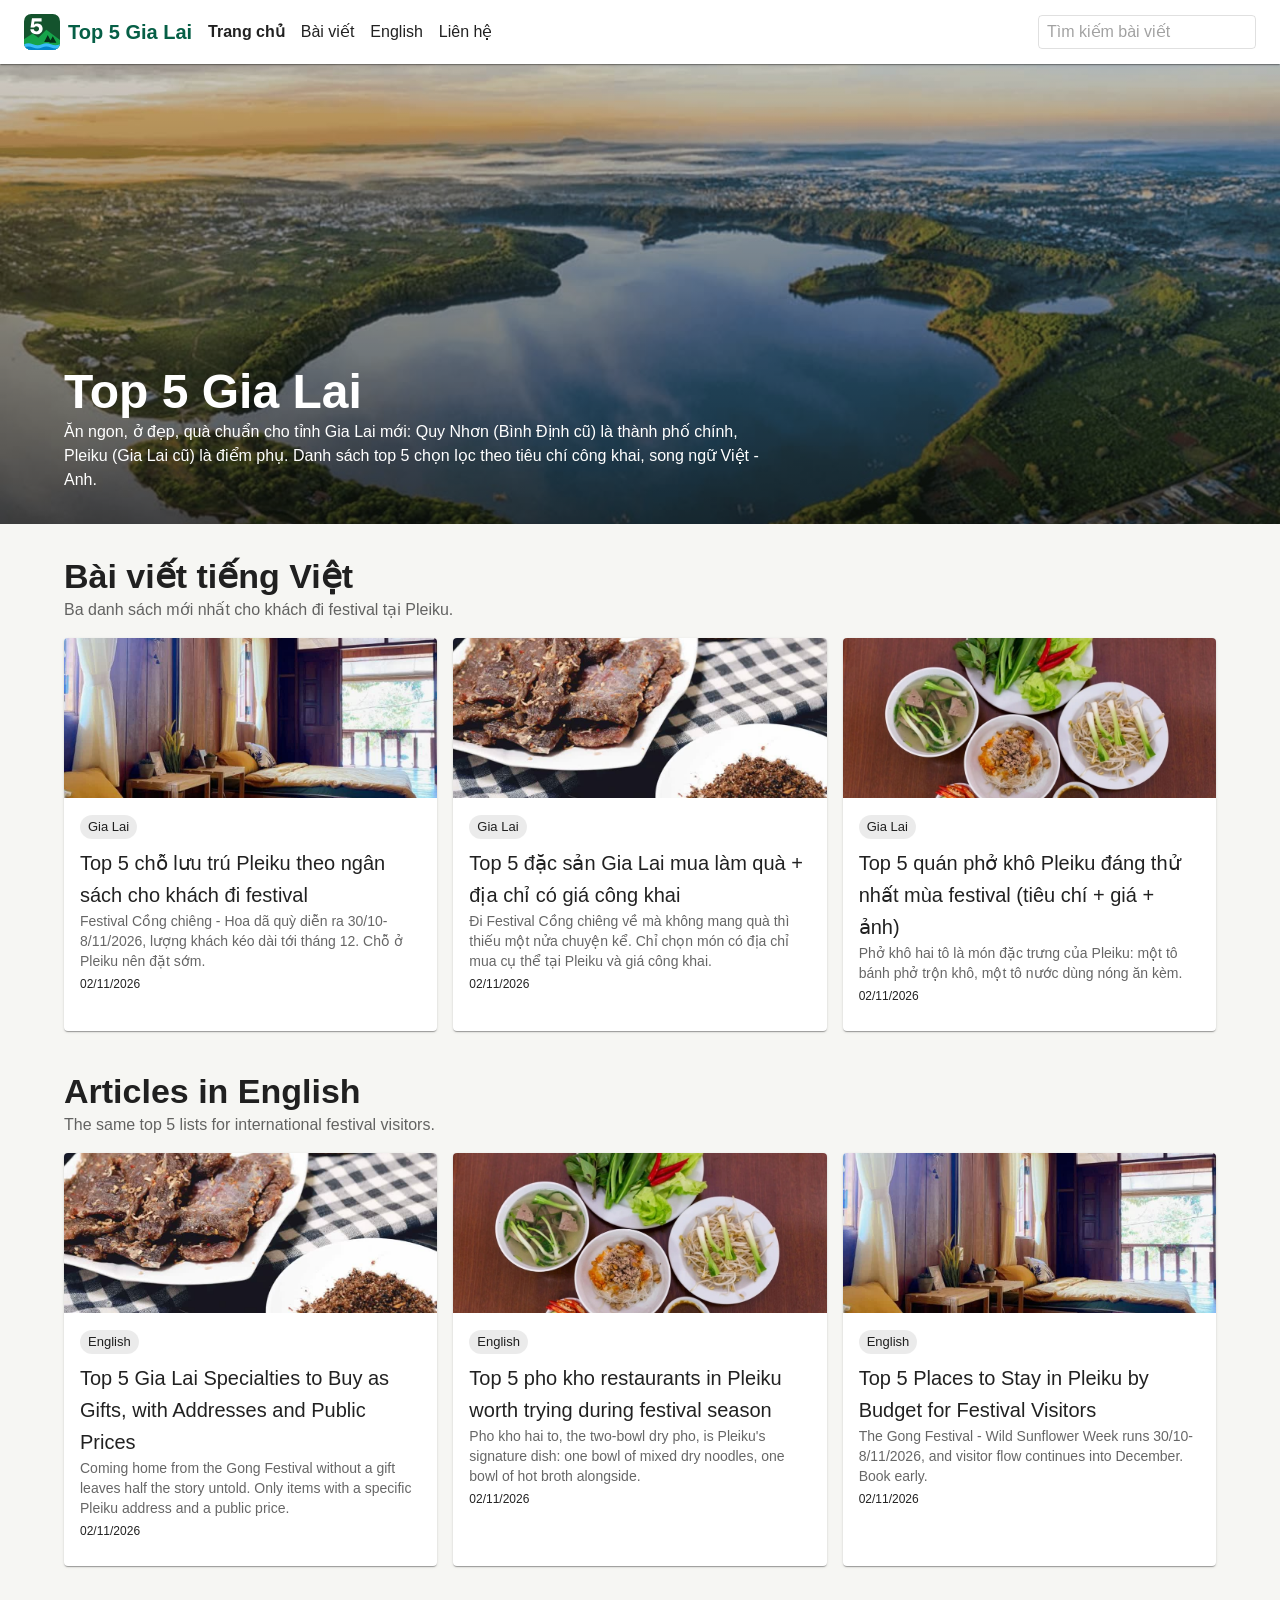
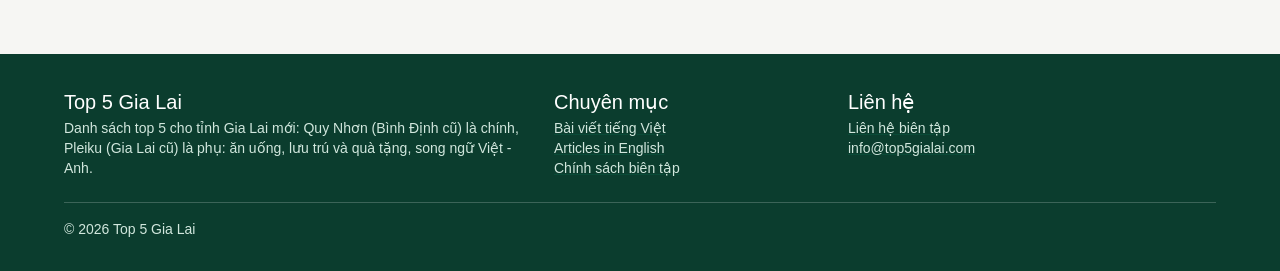
<file: index.html>
<!doctype html><html lang="vi"><head><meta charset="utf-8"><meta name="viewport" content="width=device-width,initial-scale=1"><title>Top 5 Gia Lai - Ăn ngon, ở đẹp, quà chuẩn Pleiku</title><link rel="icon" type="image/svg+xml" href="/favicon.svg"><meta name="description" content="Top 5 Gia Lai mới: Quy Nhơn (Bình Định cũ) là thành phố chính, Pleiku (Gia Lai cũ) là điểm phụ. Top 5 quán phở khô Pleiku, chỗ lưu trú theo ngân sách và đặc sản Gia Lai mua làm quà, song ngữ Việt - Anh."><link rel="canonical" href="https://top5gialai.com/"><meta property="og:type" content="website"><meta property="og:locale" content="vi_VN"><meta property="og:title" content="Top 5 Gia Lai - Ăn ngon, ở đẹp, quà chuẩn Pleiku"><meta property="og:description" content="Top 5 Gia Lai mới: Quy Nhơn (Bình Định cũ) là thành phố chính, Pleiku (Gia Lai cũ) là điểm phụ. Top 5 quán phở khô Pleiku, chỗ lưu trú theo ngân sách và đặc sản Gia Lai mua làm quà, song ngữ Việt - Anh."><meta property="og:image" content="https://top5gialai.com/images/hero-bienho.jpg"><meta property="og:url" content="https://top5gialai.com/"><meta name="theme-color" content="#065F46"><meta http-equiv="Content-Security-Policy" content="default-src 'self'; img-src 'self' data: https://www.google-analytics.com; style-src 'self' 'unsafe-inline' https://fonts.googleapis.com; font-src https://fonts.gstatic.com; script-src 'self' https://www.googletagmanager.com; connect-src 'self' https://www.google-analytics.com https://region1.google-analytics.com https://www.googletagmanager.com"><link rel="preconnect" href="https://fonts.googleapis.com"><link rel="preconnect" href="https://fonts.gstatic.com" crossorigin><link rel="stylesheet" href="https://fonts.googleapis.com/css2?family=Be+Vietnam+Pro:wght@400;700;800&family=Noto+Sans:wght@400;700&display=swap"><script async src="https://www.googletagmanager.com/gtag/js?id=G-HRZZ1B5LQT"></script><script src="/ga.js"></script>  <script type="module" crossorigin src="/assets/index-ChZK9jIk.js"></script>
</head><body><a href="#bai-viet" style="position:absolute;left:-999px" onfocus="this.style.left='8px'">Bỏ qua tới nội dung</a><div id="root"><noscript><h1>Top 5 Gia Lai - Ăn ngon, ở đẹp, quà chuẩn Pleiku</h1><p>Tỉnh Gia Lai mới: Quy Nhơn (Bình Định cũ) là chính, Pleiku (Gia Lai cũ) là phụ. Top 5 quán phở khô Pleiku, chỗ lưu trú theo ngân sách và đặc sản Gia Lai mua làm quà, song ngữ Việt - Anh.</p></noscript></div></body></html>
</file>
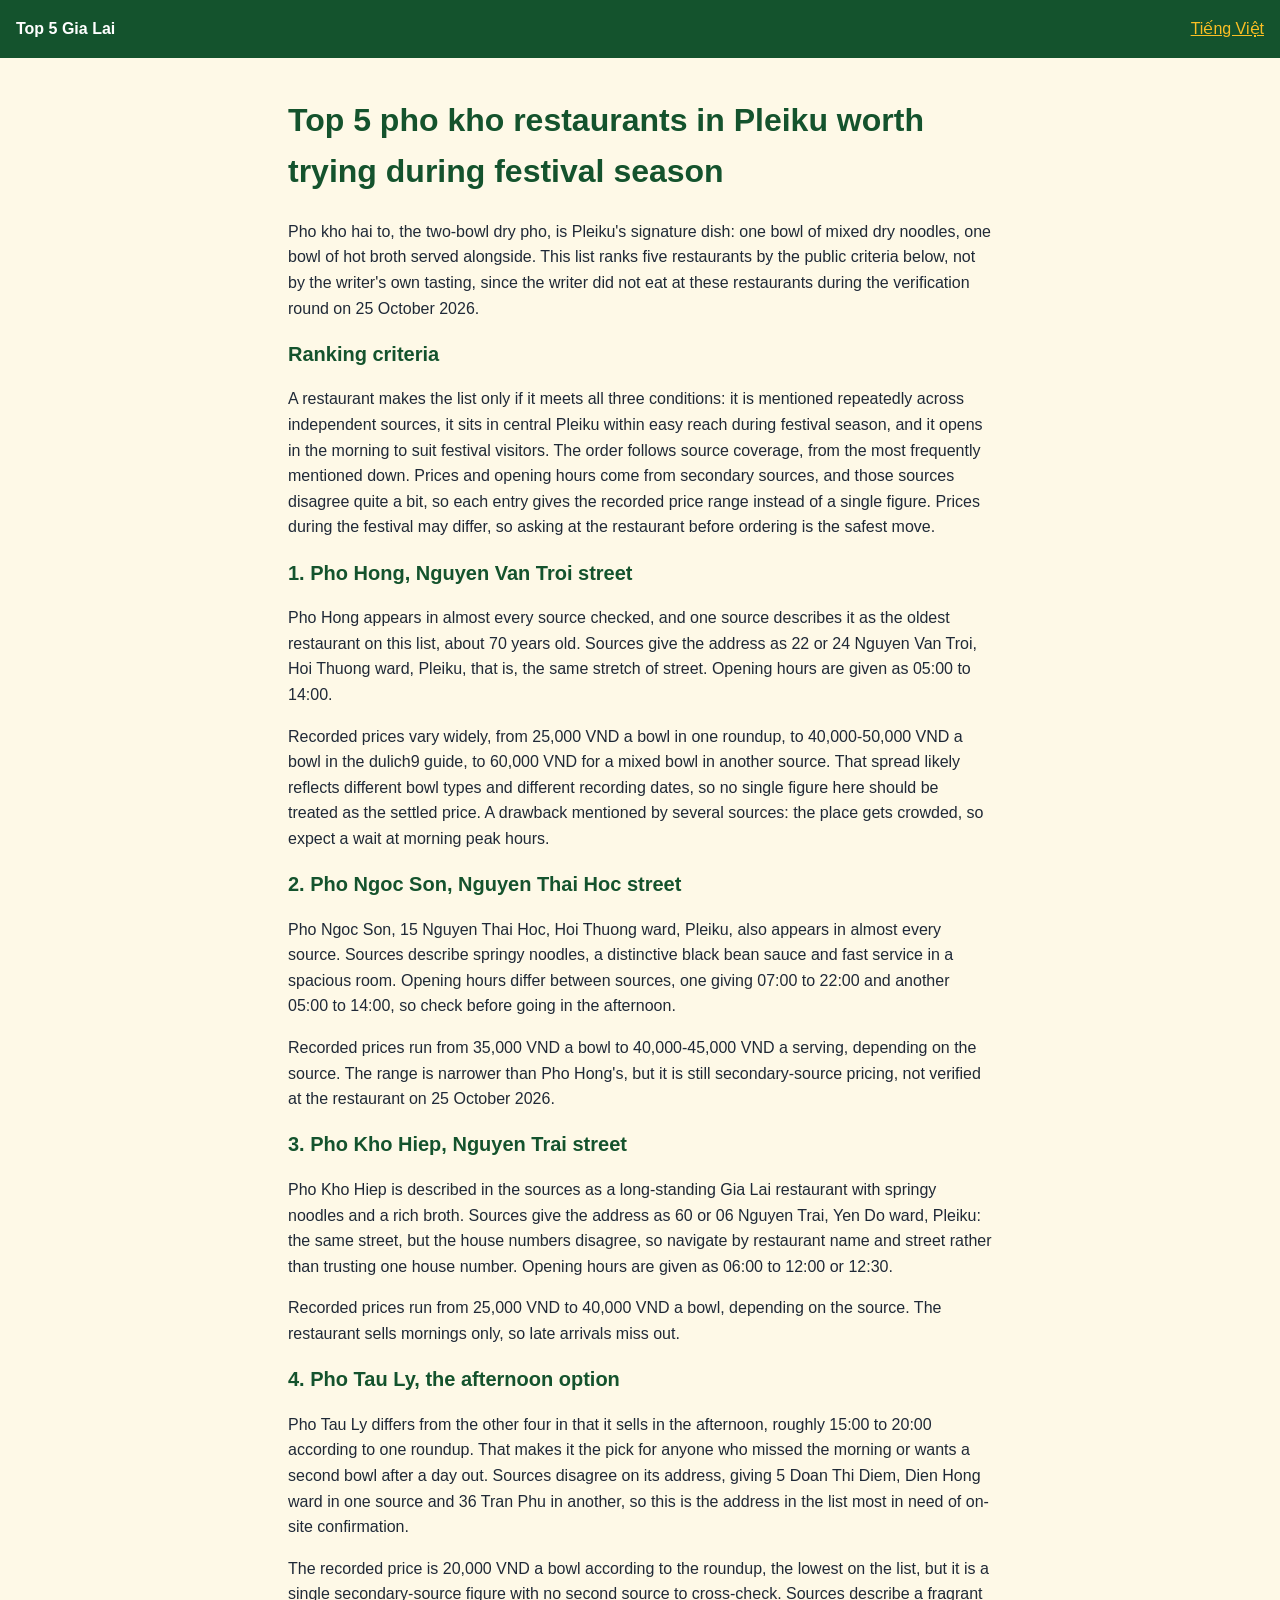
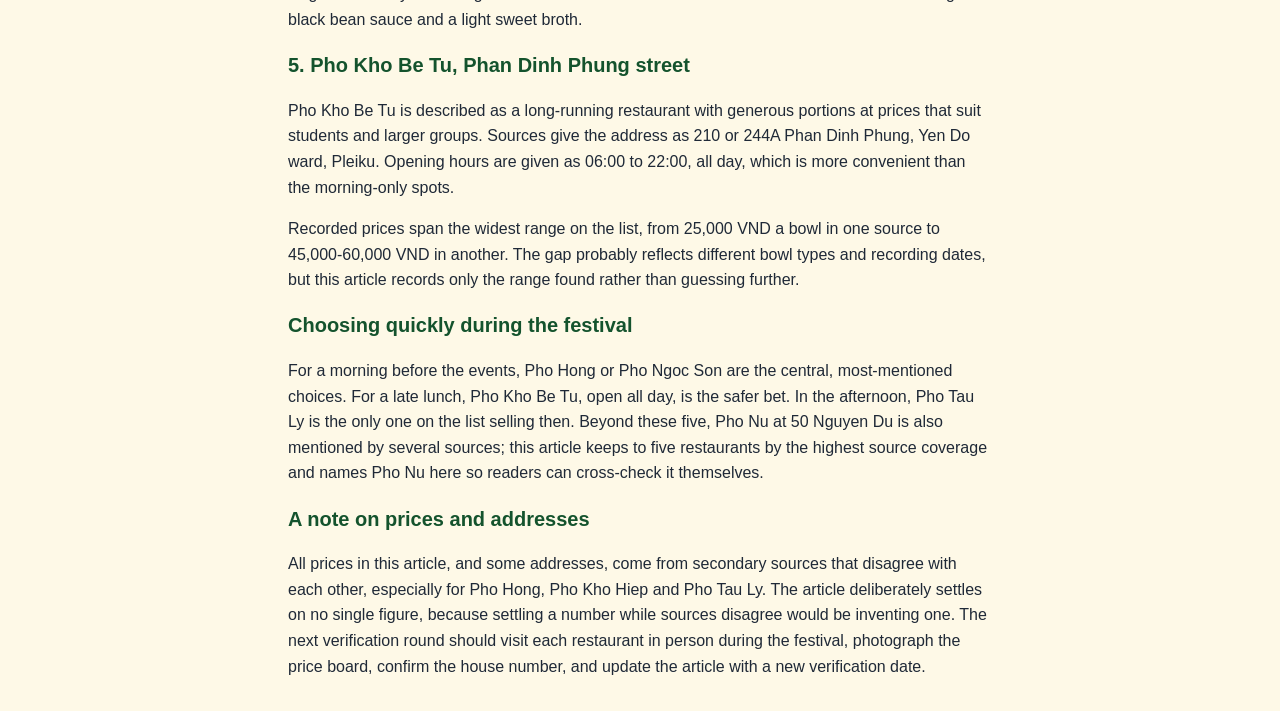
<file: en/index.html>
<!doctype html><html lang="en"><head><meta charset="utf-8"><meta name="viewport" content="width=device-width,initial-scale=1">
<title>Top 5 Gia Lai: verified rankings for food, travel and services</title><meta name="description" content="Top 5 Gia Lai rankings for food, travel and local services, each list built on clear scoring criteria and checked against real visits by our team.">
<link rel="canonical" href="https://top5gialai.com/en/">
<link rel="alternate" hreflang="vi" href="https://top5gialai.com/vi/"><link rel="alternate" hreflang="en" href="https://top5gialai.com/en/"><link rel="alternate" hreflang="x-default" href="https://top5gialai.com/vi/">
<script type="application/ld+json">{"@context":"https://schema.org","@type":"WebSite","name":"Top 5 Gia Lai","url":"https://top5gialai.com/en/","inLanguage":"en"}</script>
<style>:root{--bg:#FEF9E7;--ink:#1F2937;--pri:#14532D;--link:#B45309}body{margin:0;background:var(--bg);color:var(--ink);font:16px/1.6 "Noto Sans",sans-serif}h1{font-family:"Be Vietnam Pro",sans-serif;font-weight:700;color:var(--pri)}a{color:var(--link)}header{background:var(--pri);color:#fff;padding:1rem;display:flex;justify-content:space-between}header a{color:#FBBF24}h2{font-family:"Be Vietnam Pro",sans-serif;color:var(--pri);font-size:1.25rem}img,table{max-width:100%}@media(max-width:480px){header{flex-direction:column;gap:.5rem}}main{max-width:44rem;margin:auto;padding:1rem}</style><script async src="https://www.googletagmanager.com/gtag/js?id=G-HRZZ1B5LQT"></script>
<script>window.dataLayer=window.dataLayer||[];function gtag(){dataLayer.push(arguments)}gtag("js",new Date());gtag("config","G-HRZZ1B5LQT");</script>
</head>
<body><header><strong>Top 5 Gia Lai</strong><a href="/vi/" hreflang="vi">Tiếng Việt</a></header><main><h1>Top 5 pho kho restaurants in Pleiku worth trying during festival season</h1><article><p>Pho kho hai to, the two-bowl dry pho, is Pleiku&#x27;s signature dish: one bowl of mixed dry noodles, one bowl of hot broth served alongside. This list ranks five restaurants by the public criteria below, not by the writer&#x27;s own tasting, since the writer did not eat at these restaurants during the verification round on 25 October 2026.</p>
<h2>Ranking criteria</h2>
<p>A restaurant makes the list only if it meets all three conditions: it is mentioned repeatedly across independent sources, it sits in central Pleiku within easy reach during festival season, and it opens in the morning to suit festival visitors. The order follows source coverage, from the most frequently mentioned down. Prices and opening hours come from secondary sources, and those sources disagree quite a bit, so each entry gives the recorded price range instead of a single figure. Prices during the festival may differ, so asking at the restaurant before ordering is the safest move.</p>
<h2>1. Pho Hong, Nguyen Van Troi street</h2>
<p>Pho Hong appears in almost every source checked, and one source describes it as the oldest restaurant on this list, about 70 years old. Sources give the address as 22 or 24 Nguyen Van Troi, Hoi Thuong ward, Pleiku, that is, the same stretch of street. Opening hours are given as 05:00 to 14:00.</p>
<p>Recorded prices vary widely, from 25,000 VND a bowl in one roundup, to 40,000-50,000 VND a bowl in the dulich9 guide, to 60,000 VND for a mixed bowl in another source. That spread likely reflects different bowl types and different recording dates, so no single figure here should be treated as the settled price. A drawback mentioned by several sources: the place gets crowded, so expect a wait at morning peak hours.</p>
<h2>2. Pho Ngoc Son, Nguyen Thai Hoc street</h2>
<p>Pho Ngoc Son, 15 Nguyen Thai Hoc, Hoi Thuong ward, Pleiku, also appears in almost every source. Sources describe springy noodles, a distinctive black bean sauce and fast service in a spacious room. Opening hours differ between sources, one giving 07:00 to 22:00 and another 05:00 to 14:00, so check before going in the afternoon.</p>
<p>Recorded prices run from 35,000 VND a bowl to 40,000-45,000 VND a serving, depending on the source. The range is narrower than Pho Hong&#x27;s, but it is still secondary-source pricing, not verified at the restaurant on 25 October 2026.</p>
<h2>3. Pho Kho Hiep, Nguyen Trai street</h2>
<p>Pho Kho Hiep is described in the sources as a long-standing Gia Lai restaurant with springy noodles and a rich broth. Sources give the address as 60 or 06 Nguyen Trai, Yen Do ward, Pleiku: the same street, but the house numbers disagree, so navigate by restaurant name and street rather than trusting one house number. Opening hours are given as 06:00 to 12:00 or 12:30.</p>
<p>Recorded prices run from 25,000 VND to 40,000 VND a bowl, depending on the source. The restaurant sells mornings only, so late arrivals miss out.</p>
<h2>4. Pho Tau Ly, the afternoon option</h2>
<p>Pho Tau Ly differs from the other four in that it sells in the afternoon, roughly 15:00 to 20:00 according to one roundup. That makes it the pick for anyone who missed the morning or wants a second bowl after a day out. Sources disagree on its address, giving 5 Doan Thi Diem, Dien Hong ward in one source and 36 Tran Phu in another, so this is the address in the list most in need of on-site confirmation.</p>
<p>The recorded price is 20,000 VND a bowl according to the roundup, the lowest on the list, but it is a single secondary-source figure with no second source to cross-check. Sources describe a fragrant black bean sauce and a light sweet broth.</p>
<h2>5. Pho Kho Be Tu, Phan Dinh Phung street</h2>
<p>Pho Kho Be Tu is described as a long-running restaurant with generous portions at prices that suit students and larger groups. Sources give the address as 210 or 244A Phan Dinh Phung, Yen Do ward, Pleiku. Opening hours are given as 06:00 to 22:00, all day, which is more convenient than the morning-only spots.</p>
<p>Recorded prices span the widest range on the list, from 25,000 VND a bowl in one source to 45,000-60,000 VND in another. The gap probably reflects different bowl types and recording dates, but this article records only the range found rather than guessing further.</p>
<h2>Choosing quickly during the festival</h2>
<p>For a morning before the events, Pho Hong or Pho Ngoc Son are the central, most-mentioned choices. For a late lunch, Pho Kho Be Tu, open all day, is the safer bet. In the afternoon, Pho Tau Ly is the only one on the list selling then. Beyond these five, Pho Nu at 50 Nguyen Du is also mentioned by several sources; this article keeps to five restaurants by the highest source coverage and names Pho Nu here so readers can cross-check it themselves.</p>
<h2>A note on prices and addresses</h2>
<p>All prices in this article, and some addresses, come from secondary sources that disagree with each other, especially for Pho Hong, Pho Kho Hiep and Pho Tau Ly. The article deliberately settles on no single figure, because settling a number while sources disagree would be inventing one. The next verification round should visit each restaurant in person during the festival, photograph the price board, confirm the house number, and update the article with a new verification date.</p></article></main></body></html>
</file>
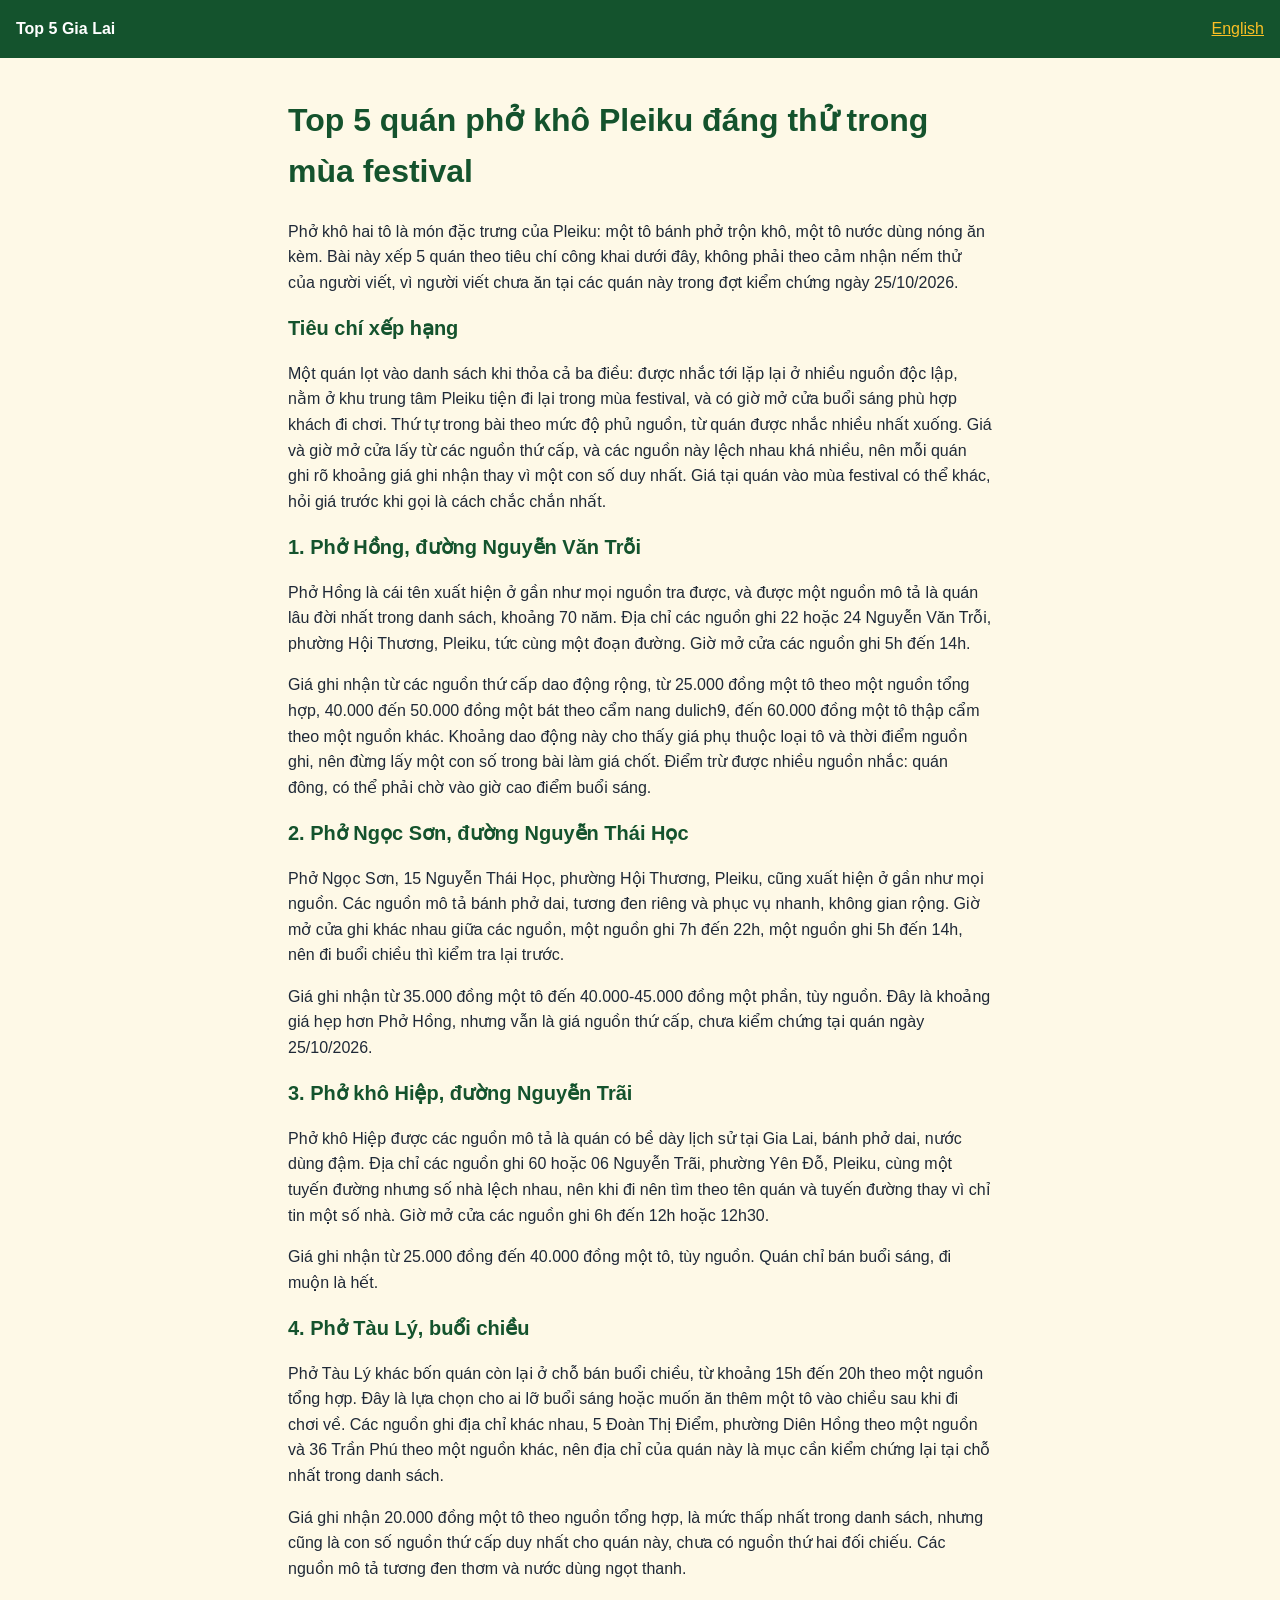
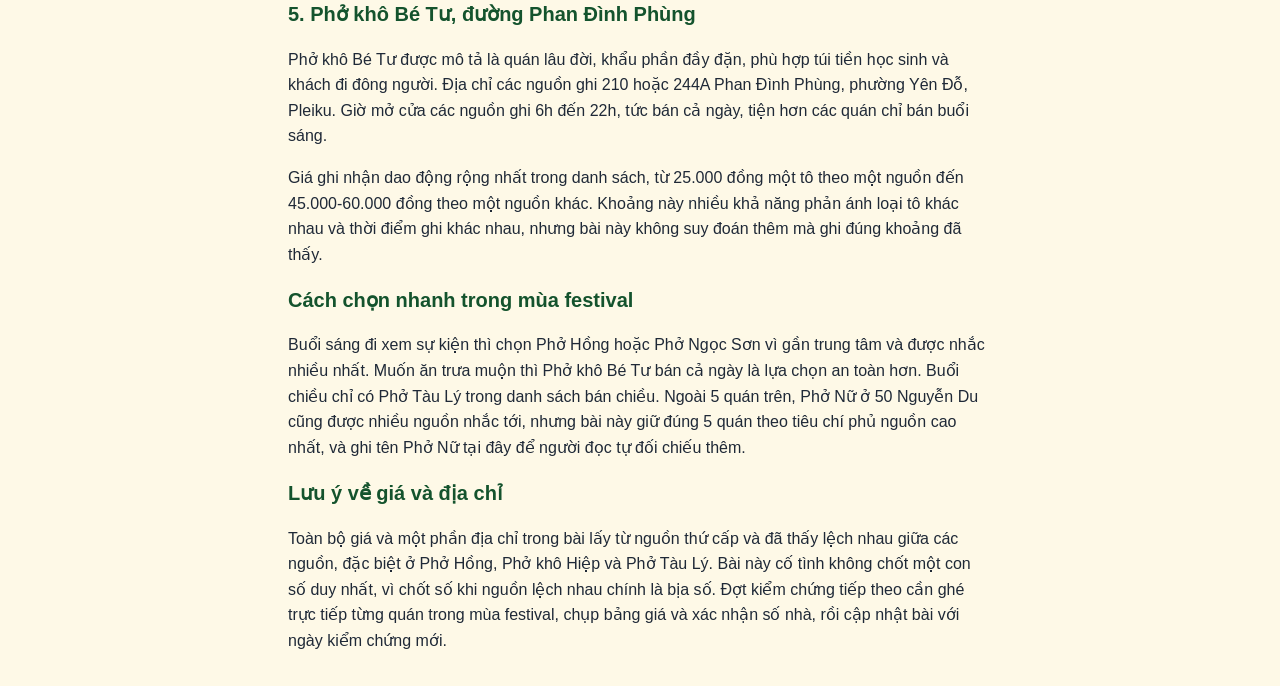
<file: vi/index.html>
<!doctype html><html lang="vi"><head><meta charset="utf-8"><meta name="viewport" content="width=device-width,initial-scale=1">
<title>Top 5 Gia Lai: xếp hạng ăn uống, du lịch, dịch vụ có kiểm chứng</title><meta name="description" content="Bảng xếp hạng top 5 Gia Lai về ăn uống, du lịch và dịch vụ, mỗi mục có tiêu chí chấm rõ ràng, cập nhật theo kiểm chứng thực tế của đội.">
<link rel="canonical" href="https://top5gialai.com/vi/">
<link rel="alternate" hreflang="vi" href="https://top5gialai.com/vi/"><link rel="alternate" hreflang="en" href="https://top5gialai.com/en/"><link rel="alternate" hreflang="x-default" href="https://top5gialai.com/vi/">
<script type="application/ld+json">{"@context":"https://schema.org","@type":"WebSite","name":"Top 5 Gia Lai","url":"https://top5gialai.com/vi/","inLanguage":"vi"}</script>
<style>:root{--bg:#FEF9E7;--ink:#1F2937;--pri:#14532D;--link:#B45309}body{margin:0;background:var(--bg);color:var(--ink);font:16px/1.6 "Noto Sans",sans-serif}h1{font-family:"Be Vietnam Pro",sans-serif;font-weight:700;color:var(--pri)}a{color:var(--link)}header{background:var(--pri);color:#fff;padding:1rem;display:flex;justify-content:space-between}header a{color:#FBBF24}h2{font-family:"Be Vietnam Pro",sans-serif;color:var(--pri);font-size:1.25rem}img,table{max-width:100%}@media(max-width:480px){header{flex-direction:column;gap:.5rem}}main{max-width:44rem;margin:auto;padding:1rem}</style><script async src="https://www.googletagmanager.com/gtag/js?id=G-HRZZ1B5LQT"></script>
<script>window.dataLayer=window.dataLayer||[];function gtag(){dataLayer.push(arguments)}gtag("js",new Date());gtag("config","G-HRZZ1B5LQT");</script>
</head>
<body><header><strong>Top 5 Gia Lai</strong><a href="/en/" hreflang="en">English</a></header><main><h1>Top 5 quán phở khô Pleiku đáng thử trong mùa festival</h1><article><p>Phở khô hai tô là món đặc trưng của Pleiku: một tô bánh phở trộn khô, một tô nước dùng nóng ăn kèm. Bài này xếp 5 quán theo tiêu chí công khai dưới đây, không phải theo cảm nhận nếm thử của người viết, vì người viết chưa ăn tại các quán này trong đợt kiểm chứng ngày 25/10/2026.</p>
<h2>Tiêu chí xếp hạng</h2>
<p>Một quán lọt vào danh sách khi thỏa cả ba điều: được nhắc tới lặp lại ở nhiều nguồn độc lập, nằm ở khu trung tâm Pleiku tiện đi lại trong mùa festival, và có giờ mở cửa buổi sáng phù hợp khách đi chơi. Thứ tự trong bài theo mức độ phủ nguồn, từ quán được nhắc nhiều nhất xuống. Giá và giờ mở cửa lấy từ các nguồn thứ cấp, và các nguồn này lệch nhau khá nhiều, nên mỗi quán ghi rõ khoảng giá ghi nhận thay vì một con số duy nhất. Giá tại quán vào mùa festival có thể khác, hỏi giá trước khi gọi là cách chắc chắn nhất.</p>
<h2>1. Phở Hồng, đường Nguyễn Văn Trỗi</h2>
<p>Phở Hồng là cái tên xuất hiện ở gần như mọi nguồn tra được, và được một nguồn mô tả là quán lâu đời nhất trong danh sách, khoảng 70 năm. Địa chỉ các nguồn ghi 22 hoặc 24 Nguyễn Văn Trỗi, phường Hội Thương, Pleiku, tức cùng một đoạn đường. Giờ mở cửa các nguồn ghi 5h đến 14h.</p>
<p>Giá ghi nhận từ các nguồn thứ cấp dao động rộng, từ 25.000 đồng một tô theo một nguồn tổng hợp, 40.000 đến 50.000 đồng một bát theo cẩm nang dulich9, đến 60.000 đồng một tô thập cẩm theo một nguồn khác. Khoảng dao động này cho thấy giá phụ thuộc loại tô và thời điểm nguồn ghi, nên đừng lấy một con số trong bài làm giá chốt. Điểm trừ được nhiều nguồn nhắc: quán đông, có thể phải chờ vào giờ cao điểm buổi sáng.</p>
<h2>2. Phở Ngọc Sơn, đường Nguyễn Thái Học</h2>
<p>Phở Ngọc Sơn, 15 Nguyễn Thái Học, phường Hội Thương, Pleiku, cũng xuất hiện ở gần như mọi nguồn. Các nguồn mô tả bánh phở dai, tương đen riêng và phục vụ nhanh, không gian rộng. Giờ mở cửa ghi khác nhau giữa các nguồn, một nguồn ghi 7h đến 22h, một nguồn ghi 5h đến 14h, nên đi buổi chiều thì kiểm tra lại trước.</p>
<p>Giá ghi nhận từ 35.000 đồng một tô đến 40.000-45.000 đồng một phần, tùy nguồn. Đây là khoảng giá hẹp hơn Phở Hồng, nhưng vẫn là giá nguồn thứ cấp, chưa kiểm chứng tại quán ngày 25/10/2026.</p>
<h2>3. Phở khô Hiệp, đường Nguyễn Trãi</h2>
<p>Phở khô Hiệp được các nguồn mô tả là quán có bề dày lịch sử tại Gia Lai, bánh phở dai, nước dùng đậm. Địa chỉ các nguồn ghi 60 hoặc 06 Nguyễn Trãi, phường Yên Đỗ, Pleiku, cùng một tuyến đường nhưng số nhà lệch nhau, nên khi đi nên tìm theo tên quán và tuyến đường thay vì chỉ tin một số nhà. Giờ mở cửa các nguồn ghi 6h đến 12h hoặc 12h30.</p>
<p>Giá ghi nhận từ 25.000 đồng đến 40.000 đồng một tô, tùy nguồn. Quán chỉ bán buổi sáng, đi muộn là hết.</p>
<h2>4. Phở Tàu Lý, buổi chiều</h2>
<p>Phở Tàu Lý khác bốn quán còn lại ở chỗ bán buổi chiều, từ khoảng 15h đến 20h theo một nguồn tổng hợp. Đây là lựa chọn cho ai lỡ buổi sáng hoặc muốn ăn thêm một tô vào chiều sau khi đi chơi về. Các nguồn ghi địa chỉ khác nhau, 5 Đoàn Thị Điểm, phường Diên Hồng theo một nguồn và 36 Trần Phú theo một nguồn khác, nên địa chỉ của quán này là mục cần kiểm chứng lại tại chỗ nhất trong danh sách.</p>
<p>Giá ghi nhận 20.000 đồng một tô theo nguồn tổng hợp, là mức thấp nhất trong danh sách, nhưng cũng là con số nguồn thứ cấp duy nhất cho quán này, chưa có nguồn thứ hai đối chiếu. Các nguồn mô tả tương đen thơm và nước dùng ngọt thanh.</p>
<h2>5. Phở khô Bé Tư, đường Phan Đình Phùng</h2>
<p>Phở khô Bé Tư được mô tả là quán lâu đời, khẩu phần đầy đặn, phù hợp túi tiền học sinh và khách đi đông người. Địa chỉ các nguồn ghi 210 hoặc 244A Phan Đình Phùng, phường Yên Đỗ, Pleiku. Giờ mở cửa các nguồn ghi 6h đến 22h, tức bán cả ngày, tiện hơn các quán chỉ bán buổi sáng.</p>
<p>Giá ghi nhận dao động rộng nhất trong danh sách, từ 25.000 đồng một tô theo một nguồn đến 45.000-60.000 đồng theo một nguồn khác. Khoảng này nhiều khả năng phản ánh loại tô khác nhau và thời điểm ghi khác nhau, nhưng bài này không suy đoán thêm mà ghi đúng khoảng đã thấy.</p>
<h2>Cách chọn nhanh trong mùa festival</h2>
<p>Buổi sáng đi xem sự kiện thì chọn Phở Hồng hoặc Phở Ngọc Sơn vì gần trung tâm và được nhắc nhiều nhất. Muốn ăn trưa muộn thì Phở khô Bé Tư bán cả ngày là lựa chọn an toàn hơn. Buổi chiều chỉ có Phở Tàu Lý trong danh sách bán chiều. Ngoài 5 quán trên, Phở Nữ ở 50 Nguyễn Du cũng được nhiều nguồn nhắc tới, nhưng bài này giữ đúng 5 quán theo tiêu chí phủ nguồn cao nhất, và ghi tên Phở Nữ tại đây để người đọc tự đối chiếu thêm.</p>
<h2>Lưu ý về giá và địa chỉ</h2>
<p>Toàn bộ giá và một phần địa chỉ trong bài lấy từ nguồn thứ cấp và đã thấy lệch nhau giữa các nguồn, đặc biệt ở Phở Hồng, Phở khô Hiệp và Phở Tàu Lý. Bài này cố tình không chốt một con số duy nhất, vì chốt số khi nguồn lệch nhau chính là bịa số. Đợt kiểm chứng tiếp theo cần ghé trực tiếp từng quán trong mùa festival, chụp bảng giá và xác nhận số nhà, rồi cập nhật bài với ngày kiểm chứng mới.</p>
</article></main></body></html>
</file>
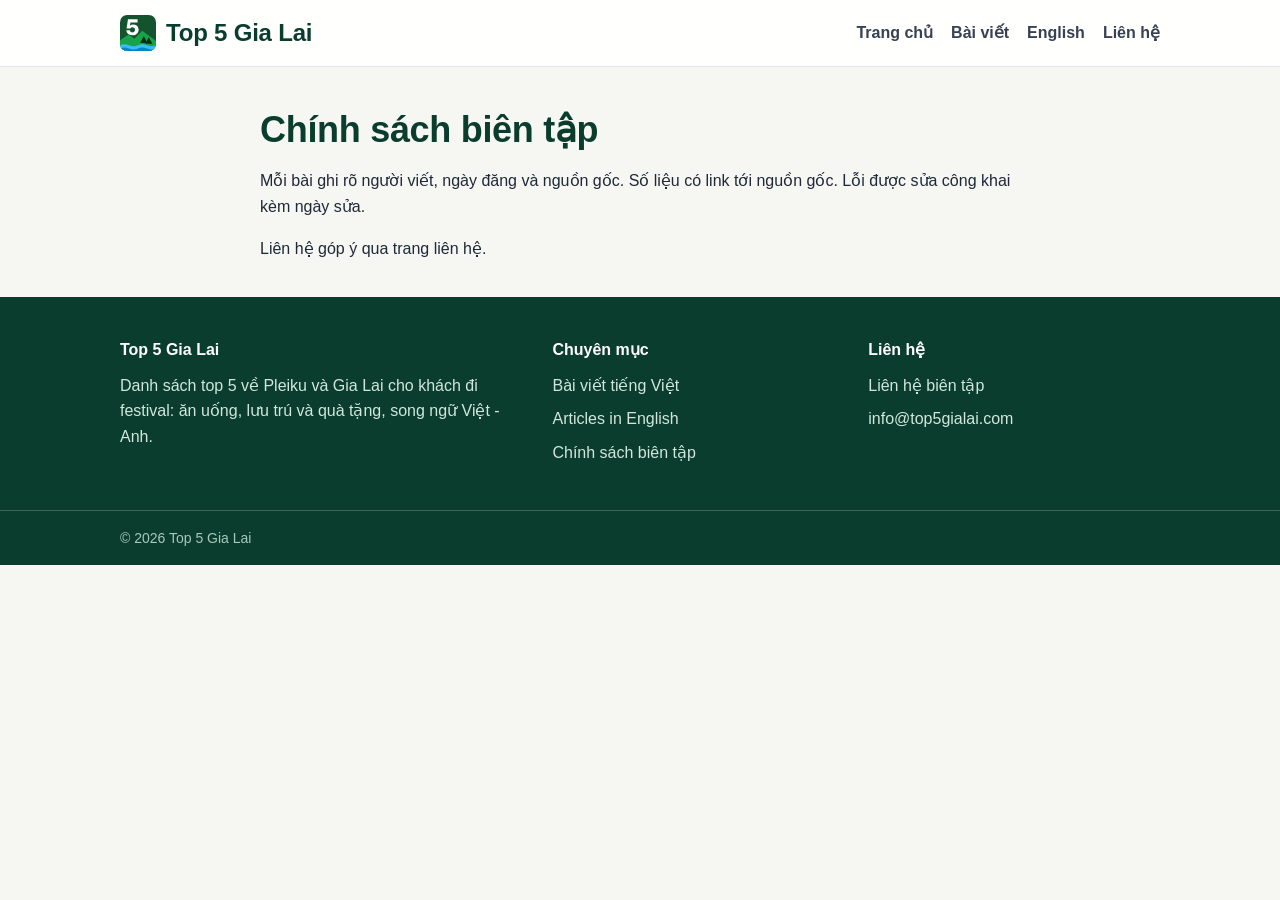
<file: chinh-sach-bien-tap.html>
<!doctype html><html lang="vi"><head><meta http-equiv="Content-Security-Policy" content="default-src 'self'; img-src 'self' data: https://static.cloudflareinsights.com; script-src-elem 'self' https://static.cloudflareinsights.com https://www.googletagmanager.com 'sha256-UXmooJPguoqOtVRpI6l/FpOUixE/SNHxZro4If8JUB8=' 'sha256-Fy3p0qXgxsCeh59UKZ5259oJk9CBX78bIwkifo+Gm1g='; style-src-elem 'self'; connect-src 'self' https://static.cloudflareinsights.com https://www.google-analytics.com https://region1.google-analytics.com https://www.googletagmanager.com;"><meta charset="utf-8"><title>Chính sách biên tập</title><meta name="description" content="Cách site kiểm chứng nguồn, sửa lỗi và công khai người viết."><meta name="viewport" content="width=device-width,initial-scale=1"><link rel="canonical" href="https://top5gialai.com/chinh-sach-bien-tap.html"><meta property="og:title" content="Chính sách biên tập"><meta property="og:image" content="https://top5gialai.com/images/hero-bienho.jpg"><meta property="og:description" content="Nguồn, sửa lỗi, người viết."><script type="application/ld+json">{"@context":"https://schema.org","@type":"WebPage","name":"Chính sách biên tập"}</script><!-- Google tag (gtag.js) -->
<script async src="https://www.googletagmanager.com/gtag/js?id=G-HRZZ1B5LQT"></script>
<script>
  window.dataLayer = window.dataLayer || [];
  function gtag(){dataLayer.push(arguments);}
  gtag('js', new Date());
  gtag('config', 'G-HRZZ1B5LQT');
</script>
<link rel="stylesheet" href="/assets/home-v2.css"><link rel="icon" type="image/svg+xml" href="/favicon.svg"></head><body><header class="site"><div class="wrap"><div class="brand"><img src="/images/logo-v2.svg" alt="" width="36" height="36"><span>Top 5 Gia Lai</span></div><nav class="main"><a href="/">Trang chủ</a><a href="/#bai-viet">Bài viết</a><a href="/#english">English</a><a href="/lien-he.html">Liên hệ</a></nav></div></header><main><div class="wrap"><article class="content"><h1>Chính sách biên tập</h1><p>Mỗi bài ghi rõ người viết, ngày đăng và nguồn gốc. Số liệu có link tới nguồn gốc. Lỗi được sửa công khai kèm ngày sửa.</p><p>Liên hệ góp ý qua trang liên hệ.</p></article></div></main><footer class="site"><div class="wrap"><div><h4>Top 5 Gia Lai</h4><p>Danh sách top 5 về Pleiku và Gia Lai cho khách đi festival: ăn uống, lưu trú và quà tặng, song ngữ Việt - Anh.</p></div><div><h4>Chuyên mục</h4><ul><li><a href="#bai-viet">Bài viết tiếng Việt</a></li><li><a href="/#english">Articles in English</a></li><li><a href="/chinh-sach-bien-tap.html">Chính sách biên tập</a></li></ul></div><div><h4>Liên hệ</h4><ul><li><a href="/lien-he.html">Liên hệ biên tập</a></li><li><a href="mailto:info@top5gialai.com">info@top5gialai.com</a></li></ul></div></div><div class="base"><div class="wrap">© 2026 Top 5 Gia Lai</div></div></footer><script defer src="https://static.cloudflareinsights.com/beacon.min.js" data-cf-beacon='{"token": "f474a5814be14bfebde45ad0e4297046"}'></script></body></html>
</file>
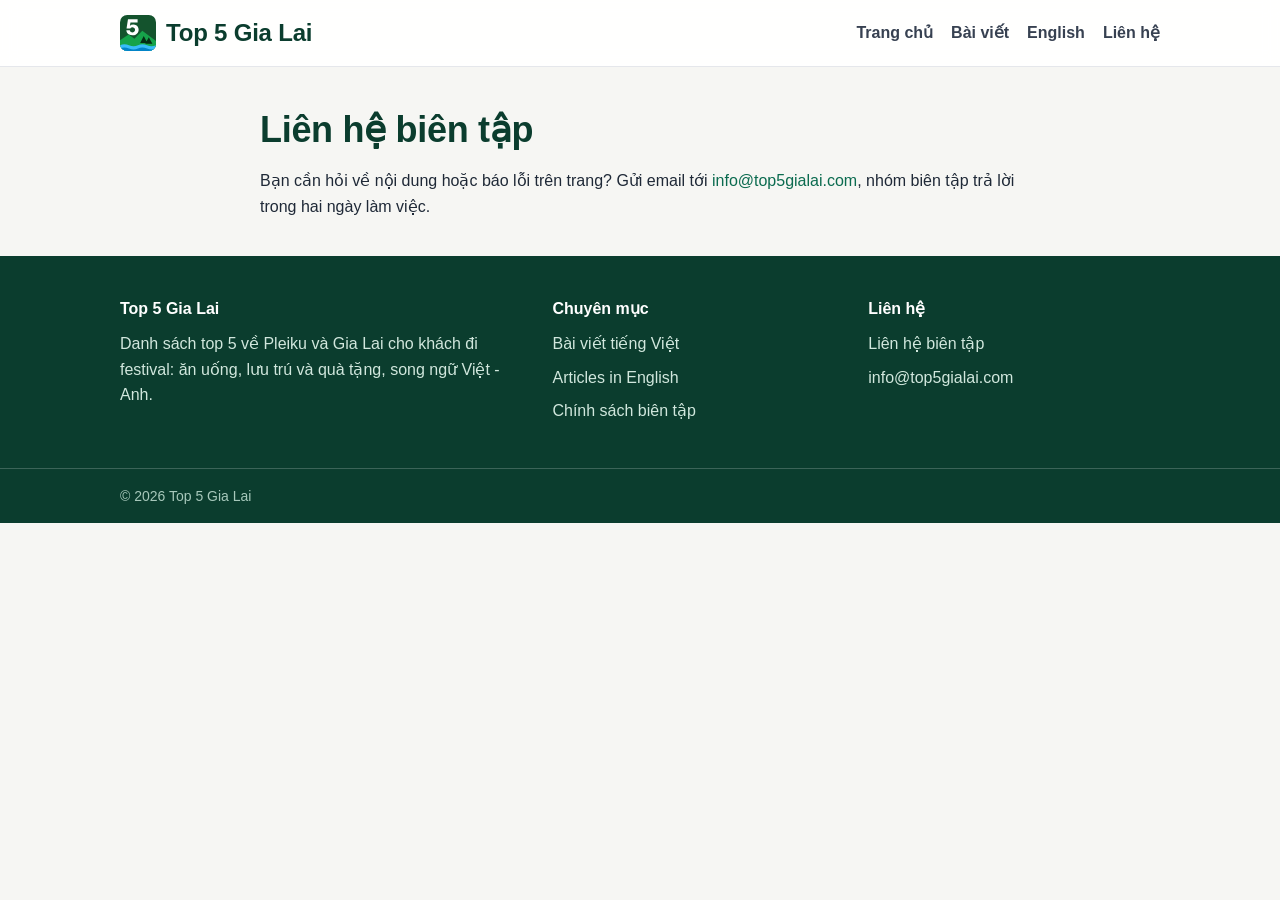
<file: lien-he.html>
<!doctype html><html lang="vi"><head><meta http-equiv="Content-Security-Policy" content="default-src 'self'; img-src 'self' data: https://static.cloudflareinsights.com; script-src-elem 'self' https://static.cloudflareinsights.com https://www.googletagmanager.com 'sha256-UXmooJPguoqOtVRpI6l/FpOUixE/SNHxZro4If8JUB8=' 'sha256-Fy3p0qXgxsCeh59UKZ5259oJk9CBX78bIwkifo+Gm1g='; style-src-elem 'self'; connect-src 'self' https://static.cloudflareinsights.com https://www.google-analytics.com https://region1.google-analytics.com https://www.googletagmanager.com;"><meta charset="utf-8"><title>Liên hệ biên tập</title><meta name="description" content="Gửi câu hỏi hoặc báo lỗi nội dung cho nhóm biên tập, trả lời trong hai ngày làm việc."><meta name="viewport" content="width=device-width,initial-scale=1"><!-- Google tag (gtag.js) -->
<script async src="https://www.googletagmanager.com/gtag/js?id=G-HRZZ1B5LQT"></script>
<script>
  window.dataLayer = window.dataLayer || [];
  function gtag(){dataLayer.push(arguments);}
  gtag('js', new Date());
  gtag('config', 'G-HRZZ1B5LQT');
</script>
<link rel="stylesheet" href="/assets/home-v2.css"><link rel="icon" type="image/svg+xml" href="/favicon.svg"></head><body><header class="site"><div class="wrap"><div class="brand"><img src="/images/logo-v2.svg" alt="" width="36" height="36"><span>Top 5 Gia Lai</span></div><nav class="main"><a href="/">Trang chủ</a><a href="/#bai-viet">Bài viết</a><a href="/#english">English</a><a href="/lien-he.html">Liên hệ</a></nav></div></header><main><div class="wrap"><article class="content"><h1>Liên hệ biên tập</h1><p>Bạn cần hỏi về nội dung hoặc báo lỗi trên trang? Gửi email tới <a href="mailto:info@top5gialai.com">info@top5gialai.com</a>, nhóm biên tập trả lời trong hai ngày làm việc.</p></article></div></main><footer class="site"><div class="wrap"><div><h4>Top 5 Gia Lai</h4><p>Danh sách top 5 về Pleiku và Gia Lai cho khách đi festival: ăn uống, lưu trú và quà tặng, song ngữ Việt - Anh.</p></div><div><h4>Chuyên mục</h4><ul><li><a href="#bai-viet">Bài viết tiếng Việt</a></li><li><a href="/#english">Articles in English</a></li><li><a href="/chinh-sach-bien-tap.html">Chính sách biên tập</a></li></ul></div><div><h4>Liên hệ</h4><ul><li><a href="/lien-he.html">Liên hệ biên tập</a></li><li><a href="mailto:info@top5gialai.com">info@top5gialai.com</a></li></ul></div></div><div class="base"><div class="wrap">© 2026 Top 5 Gia Lai</div></div></footer><script defer src="https://static.cloudflareinsights.com/beacon.min.js" data-cf-beacon='{"token": "f474a5814be14bfebde45ad0e4297046"}'></script></body></html>
</file>
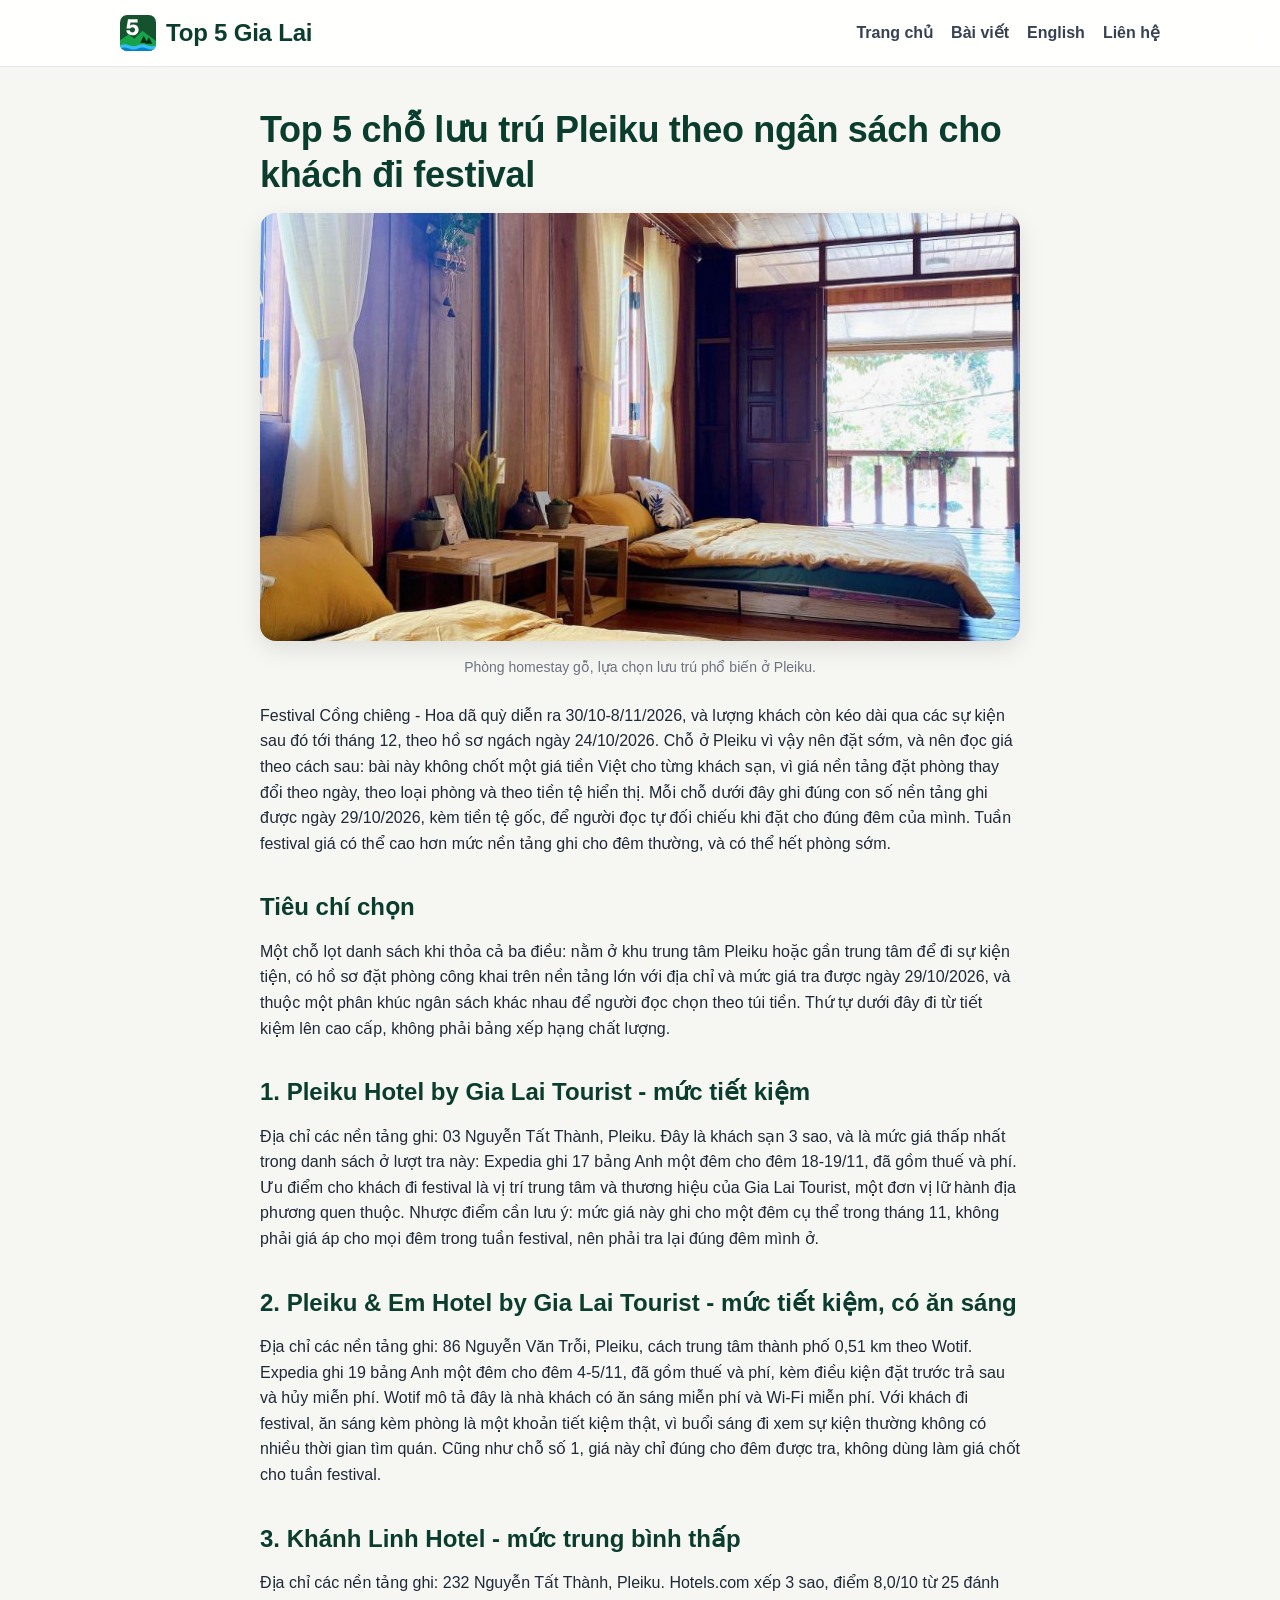
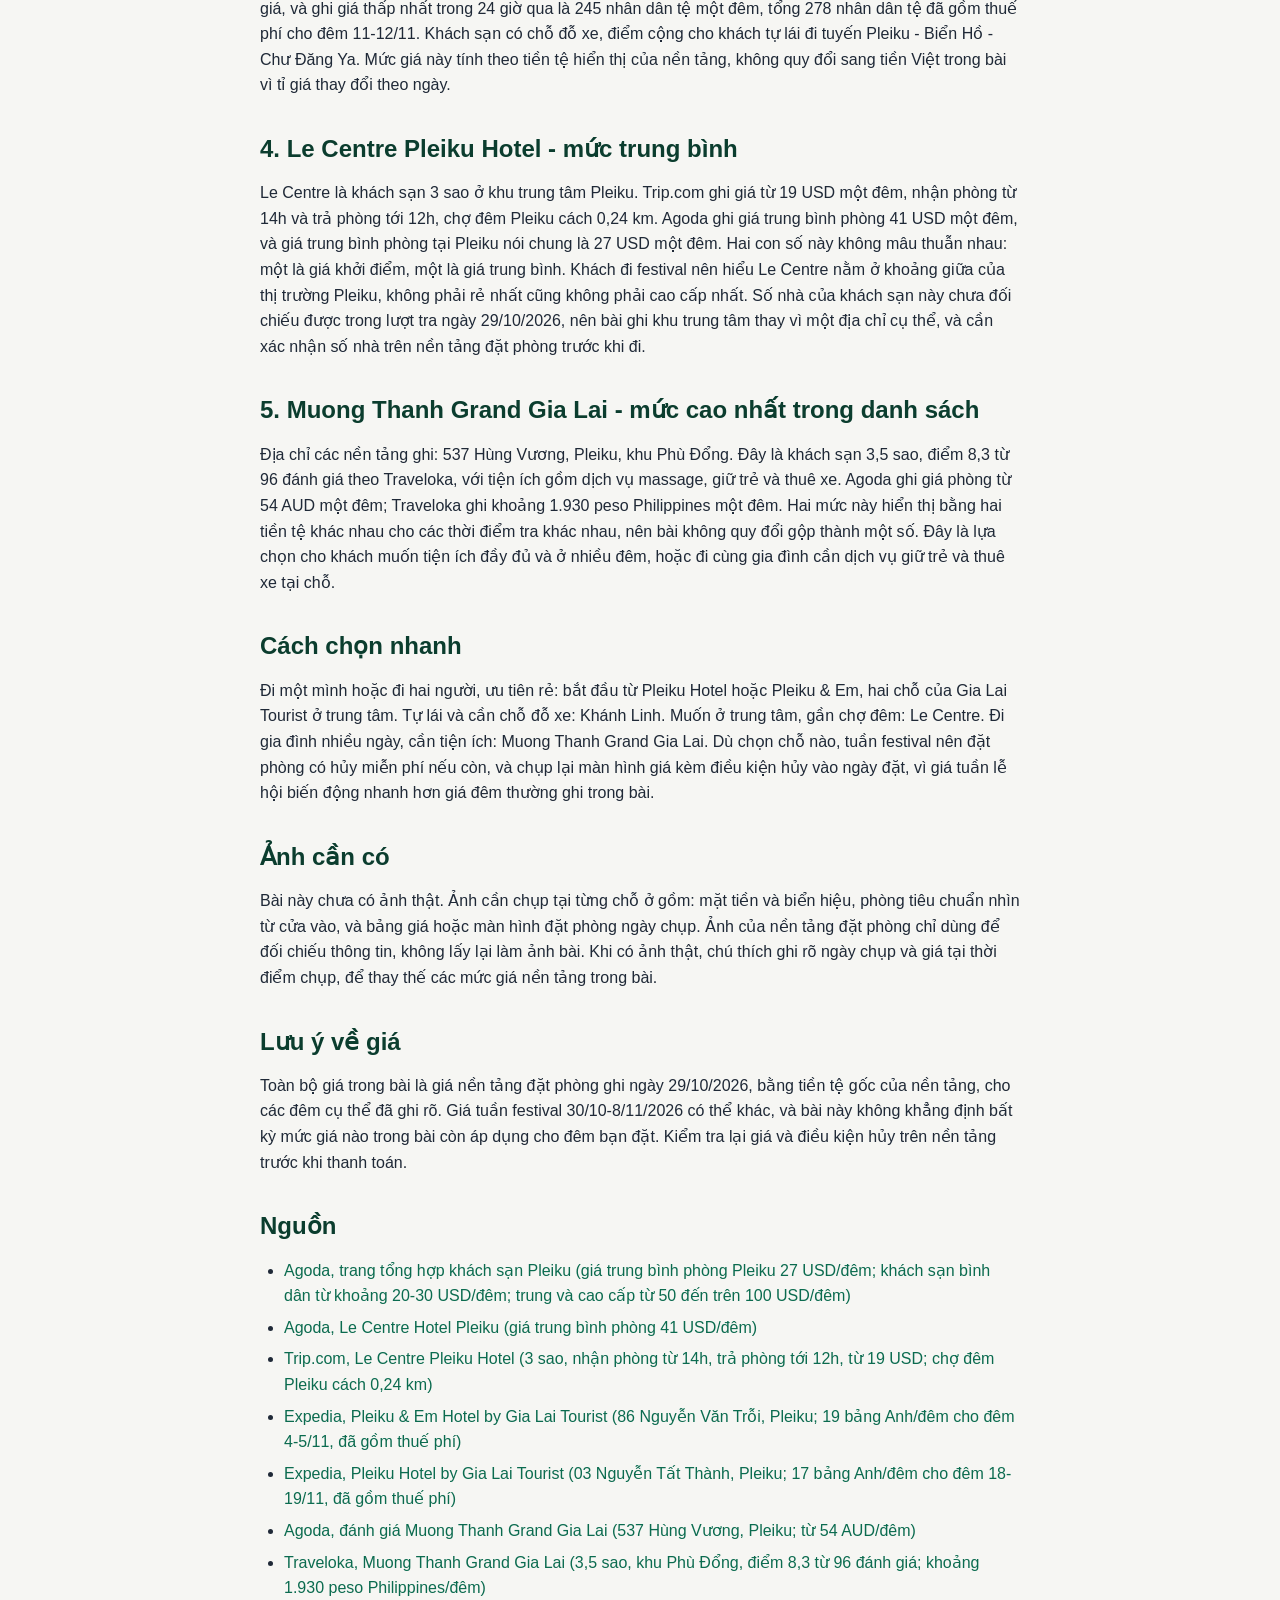
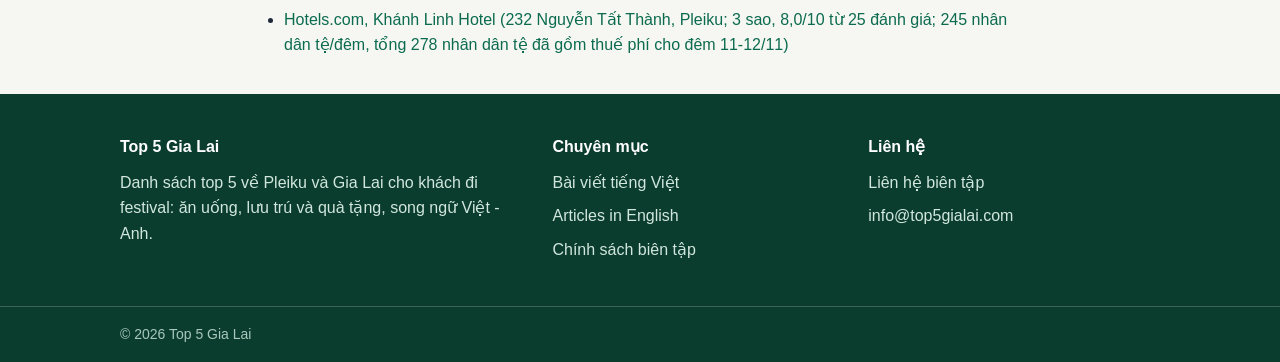
<file: bai-viet/top-5-cho-luu-tru-pleiku-theo-ngan-sach.html>
<!DOCTYPE html><html lang="vi"><head><meta http-equiv="Content-Security-Policy" content="default-src 'self'; img-src 'self' data: https://static.cloudflareinsights.com; script-src-elem 'self' https://static.cloudflareinsights.com https://www.googletagmanager.com 'sha256-UXmooJPguoqOtVRpI6l/FpOUixE/SNHxZro4If8JUB8=' 'sha256-Fy3p0qXgxsCeh59UKZ5259oJk9CBX78bIwkifo+Gm1g='; style-src-elem 'self'; connect-src 'self' https://static.cloudflareinsights.com https://www.google-analytics.com https://region1.google-analytics.com https://www.googletagmanager.com;"><meta charset="utf-8"><title>Top 5 chỗ lưu trú Pleiku theo ngân sách cho khách đi festival</title><meta name="description" content="Festival Cồng chiêng - Hoa dã quỳ diễn ra 30/10-8/11/2026, và lượng khách còn kéo dài qua các sự kiện sau đó tới tháng 12, theo hồ sơ ngách ngày 24/10/2026...."><meta name="viewport" content="width=device-width,initial-scale=1"><link rel="canonical" href="https://top5gialai.com/bai-viet/top-5-cho-luu-tru-pleiku-theo-ngan-sach.html"><meta property="og:title" content="Top 5 chỗ lưu trú Pleiku theo ngân sách cho khách đi festival"><meta property="og:image" content="https://top5gialai.com/images/homestay.jpg"><meta property="og:description" content="Festival Cồng chiêng - Hoa dã quỳ diễn ra 30/10-8/11/2026, và lượng khách còn kéo dài qua các sự kiện sau đó tới tháng 12, theo hồ sơ ngách ngày 24/10/2026...."><script type="application/ld+json">{"@context":"https://schema.org","@type":"Article","headline":"Top 5 chỗ lưu trú Pleiku theo ngân sách cho khách đi festival"}</script><script type="module" crossorigin="" src="/assets/index-7Z1wh7cP.js"></script><link rel="stylesheet" crossorigin="" href="/assets/home-v2.css"><!-- Google tag (gtag.js) -->
<script async src="https://www.googletagmanager.com/gtag/js?id=G-HRZZ1B5LQT"></script>
<script>
  window.dataLayer = window.dataLayer || [];
  function gtag(){dataLayer.push(arguments);}
  gtag('js', new Date());
  gtag('config', 'G-HRZZ1B5LQT');
</script>
<link rel="icon" type="image/svg+xml" href="/favicon.svg"></head><body><header class="site"><div class="wrap"><div class="brand"><img src="/images/logo-v2.svg" alt="" width="36" height="36"><span>Top 5 Gia Lai</span></div><nav class="main"><a href="/">Trang chủ</a><a href="/#bai-viet">Bài viết</a><a href="/#english">English</a><a href="/lien-he.html">Liên hệ</a></nav></div></header><main><div class="wrap"><article class="content"><h1>Top 5 chỗ lưu trú Pleiku theo ngân sách cho khách đi festival</h1><figure class="lead"><img src="/images/homestay.jpg" alt="Phòng homestay gỗ ở Pleiku"><figcaption>Phòng homestay gỗ, lựa chọn lưu trú phổ biến ở Pleiku.</figcaption></figure>
<p>Festival Cồng chiêng - Hoa dã quỳ diễn ra 30/10-8/11/2026, và lượng khách còn kéo dài qua các sự kiện sau đó tới tháng 12, theo hồ sơ ngách ngày 24/10/2026. Chỗ ở Pleiku vì vậy nên đặt sớm, và nên đọc giá theo cách sau: bài này không chốt một giá tiền Việt cho từng khách sạn, vì giá nền tảng đặt phòng thay đổi theo ngày, theo loại phòng và theo tiền tệ hiển thị. Mỗi chỗ dưới đây ghi đúng con số nền tảng ghi được ngày 29/10/2026, kèm tiền tệ gốc, để người đọc tự đối chiếu khi đặt cho đúng đêm của mình. Tuần festival giá có thể cao hơn mức nền tảng ghi cho đêm thường, và có thể hết phòng sớm.</p>
<h2>Tiêu chí chọn</h2>
<p>Một chỗ lọt danh sách khi thỏa cả ba điều: nằm ở khu trung tâm Pleiku hoặc gần trung tâm để đi sự kiện tiện, có hồ sơ đặt phòng công khai trên nền tảng lớn với địa chỉ và mức giá tra được ngày 29/10/2026, và thuộc một phân khúc ngân sách khác nhau để người đọc chọn theo túi tiền. Thứ tự dưới đây đi từ tiết kiệm lên cao cấp, không phải bảng xếp hạng chất lượng.</p>
<h2>1. Pleiku Hotel by Gia Lai Tourist  - mức tiết kiệm</h2>
<p>Địa chỉ các nền tảng ghi: 03 Nguyễn Tất Thành, Pleiku. Đây là khách sạn 3 sao, và là mức giá thấp nhất trong danh sách ở lượt tra này: Expedia ghi 17 bảng Anh một đêm cho đêm 18-19/11, đã gồm thuế và phí. Ưu điểm cho khách đi festival là vị trí trung tâm và thương hiệu của Gia Lai Tourist, một đơn vị lữ hành địa phương quen thuộc. Nhược điểm cần lưu ý: mức giá này ghi cho một đêm cụ thể trong tháng 11, không phải giá áp cho mọi đêm trong tuần festival, nên phải tra lại đúng đêm mình ở.</p>
<h2>2. Pleiku &amp; Em Hotel by Gia Lai Tourist  - mức tiết kiệm, có ăn sáng</h2>
<p>Địa chỉ các nền tảng ghi: 86 Nguyễn Văn Trỗi, Pleiku, cách trung tâm thành phố 0,51 km theo Wotif. Expedia ghi 19 bảng Anh một đêm cho đêm 4-5/11, đã gồm thuế và phí, kèm điều kiện đặt trước trả sau và hủy miễn phí. Wotif mô tả đây là nhà khách có ăn sáng miễn phí và Wi-Fi miễn phí. Với khách đi festival, ăn sáng kèm phòng là một khoản tiết kiệm thật, vì buổi sáng đi xem sự kiện thường không có nhiều thời gian tìm quán. Cũng như chỗ số 1, giá này chỉ đúng cho đêm được tra, không dùng làm giá chốt cho tuần festival.</p>
<h2>3. Khánh Linh Hotel  - mức trung bình thấp</h2>
<p>Địa chỉ các nền tảng ghi: 232 Nguyễn Tất Thành, Pleiku. Hotels.com xếp 3 sao, điểm 8,0/10 từ 25 đánh giá, và ghi giá thấp nhất trong 24 giờ qua là 245 nhân dân tệ một đêm, tổng 278 nhân dân tệ đã gồm thuế phí cho đêm 11-12/11. Khách sạn có chỗ đỗ xe, điểm cộng cho khách tự lái đi tuyến Pleiku - Biển Hồ - Chư Đăng Ya. Mức giá này tính theo tiền tệ hiển thị của nền tảng, không quy đổi sang tiền Việt trong bài vì tỉ giá thay đổi theo ngày.</p>
<h2>4. Le Centre Pleiku Hotel  - mức trung bình</h2>
<p>Le Centre là khách sạn 3 sao ở khu trung tâm Pleiku. Trip.com ghi giá từ 19 USD một đêm, nhận phòng từ 14h và trả phòng tới 12h, chợ đêm Pleiku cách 0,24 km. Agoda ghi giá trung bình phòng 41 USD một đêm, và giá trung bình phòng tại Pleiku nói chung là 27 USD một đêm. Hai con số này không mâu thuẫn nhau: một là giá khởi điểm, một là giá trung bình. Khách đi festival nên hiểu Le Centre nằm ở khoảng giữa của thị trường Pleiku, không phải rẻ nhất cũng không phải cao cấp nhất. Số nhà của khách sạn này chưa đối chiếu được trong lượt tra ngày 29/10/2026, nên bài ghi khu trung tâm thay vì một địa chỉ cụ thể, và cần xác nhận số nhà trên nền tảng đặt phòng trước khi đi.</p>
<h2>5. Muong Thanh Grand Gia Lai  - mức cao nhất trong danh sách</h2>
<p>Địa chỉ các nền tảng ghi: 537 Hùng Vương, Pleiku, khu Phù Đổng. Đây là khách sạn 3,5 sao, điểm 8,3 từ 96 đánh giá theo Traveloka, với tiện ích gồm dịch vụ massage, giữ trẻ và thuê xe. Agoda ghi giá phòng từ 54 AUD một đêm; Traveloka ghi khoảng 1.930 peso Philippines một đêm. Hai mức này hiển thị bằng hai tiền tệ khác nhau cho các thời điểm tra khác nhau, nên bài không quy đổi gộp thành một số. Đây là lựa chọn cho khách muốn tiện ích đầy đủ và ở nhiều đêm, hoặc đi cùng gia đình cần dịch vụ giữ trẻ và thuê xe tại chỗ.</p>
<h2>Cách chọn nhanh</h2>
<p>Đi một mình hoặc đi hai người, ưu tiên rẻ: bắt đầu từ Pleiku Hotel hoặc Pleiku &amp; Em, hai chỗ của Gia Lai Tourist ở trung tâm. Tự lái và cần chỗ đỗ xe: Khánh Linh. Muốn ở trung tâm, gần chợ đêm: Le Centre. Đi gia đình nhiều ngày, cần tiện ích: Muong Thanh Grand Gia Lai. Dù chọn chỗ nào, tuần festival nên đặt phòng có hủy miễn phí nếu còn, và chụp lại màn hình giá kèm điều kiện hủy vào ngày đặt, vì giá tuần lễ hội biến động nhanh hơn giá đêm thường ghi trong bài.</p>
<h2>Ảnh cần có</h2>
<p>Bài này chưa có ảnh thật. Ảnh cần chụp tại từng chỗ ở gồm: mặt tiền và biển hiệu, phòng tiêu chuẩn nhìn từ cửa vào, và bảng giá hoặc màn hình đặt phòng ngày chụp. Ảnh của nền tảng đặt phòng chỉ dùng để đối chiếu thông tin, không lấy lại làm ảnh bài. Khi có ảnh thật, chú thích ghi rõ ngày chụp và giá tại thời điểm chụp, để thay thế các mức giá nền tảng trong bài.</p>
<h2>Lưu ý về giá</h2>
<p>Toàn bộ giá trong bài là giá nền tảng đặt phòng ghi ngày 29/10/2026, bằng tiền tệ gốc của nền tảng, cho các đêm cụ thể đã ghi rõ. Giá tuần festival 30/10-8/11/2026 có thể khác, và bài này không khẳng định bất kỳ mức giá nào trong bài còn áp dụng cho đêm bạn đặt. Kiểm tra lại giá và điều kiện hủy trên nền tảng trước khi thanh toán.</p>
<h2>Nguồn</h2>

<ul><li><a href="https://www.agoda.com/en-au/ct-house/hotel/pleiku-gia-lai-vn.html">Agoda, trang tổng hợp khách sạn Pleiku (giá trung bình phòng Pleiku 27 USD/đêm; khách sạn bình dân từ khoảng 20-30 USD/đêm; trung và cao cấp từ 50 đến trên 100 USD/đêm)</a></li><li><a href="https://www.agoda.com/en-sg/le-centre-hotel/hotel/pleiku-gia-lai-vn.html">Agoda, Le Centre Hotel Pleiku (giá trung bình phòng 41 USD/đêm)</a></li><li><a href="https://us.trip.com/hotels/ptay-son-hotel-detail-43096429/zhong-yang-jiu-dian/">Trip.com, Le Centre Pleiku Hotel (3 sao, nhận phòng từ 14h, trả phòng tới 12h, từ 19 USD; chợ đêm Pleiku cách 0,24 km)</a></li><li><a href="https://www.expedia.co.uk/Pleiku.d2920.Holidays-City-Breaks">Expedia, Pleiku &amp; Em Hotel by Gia Lai Tourist (86 Nguyễn Văn Trỗi, Pleiku; 19 bảng Anh/đêm cho đêm 4-5/11, đã gồm thuế phí)</a></li><li><a href="https://www.expedia.co.uk/Pleiku.d2920.Holidays-City-Breaks">Expedia, Pleiku Hotel by Gia Lai Tourist (03 Nguyễn Tất Thành, Pleiku; 17 bảng Anh/đêm cho đêm 18-19/11, đã gồm thuế phí)</a></li><li><a href="https://www.agoda.com/en-au/hagl-hotel-gia-lai/reviews/pleiku-gia-lai-vn.html">Agoda, đánh giá Muong Thanh Grand Gia Lai (537 Hùng Vương, Pleiku; từ 54 AUD/đêm)</a></li><li><a href="https://www.traveloka.com/en-ph/hotel/vietnam/city/pleiku-city-10011467/3">Traveloka, Muong Thanh Grand Gia Lai (3,5 sao, khu Phù Đổng, điểm 8,3 từ 96 đánh giá; khoảng 1.930 peso Philippines/đêm)</a></li><li><a href="https://www.hotels.cn/en/de1641978-am16384/parking-available-hotels-pleiku-vietnam/">Hotels.com, Khánh Linh Hotel (232 Nguyễn Tất Thành, Pleiku; 3 sao, 8,0/10 từ 25 đánh giá; 245 nhân dân tệ/đêm, tổng 278 nhân dân tệ đã gồm thuế phí cho đêm 11-12/11)</a></li></ul>

</article></div></main><footer class="site"><div class="wrap"><div><h4>Top 5 Gia Lai</h4><p>Danh sách top 5 về Pleiku và Gia Lai cho khách đi festival: ăn uống, lưu trú và quà tặng, song ngữ Việt - Anh.</p></div><div><h4>Chuyên mục</h4><ul><li><a href="#bai-viet">Bài viết tiếng Việt</a></li><li><a href="/#english">Articles in English</a></li><li><a href="/chinh-sach-bien-tap.html">Chính sách biên tập</a></li></ul></div><div><h4>Liên hệ</h4><ul><li><a href="/lien-he.html">Liên hệ biên tập</a></li><li><a href="mailto:info@top5gialai.com">info@top5gialai.com</a></li></ul></div></div><div class="base"><div class="wrap">© 2026 Top 5 Gia Lai</div></div></footer><script defer src="https://static.cloudflareinsights.com/beacon.min.js" data-cf-beacon='{"token": "f474a5814be14bfebde45ad0e4297046"}'></script></body></html>
</file>
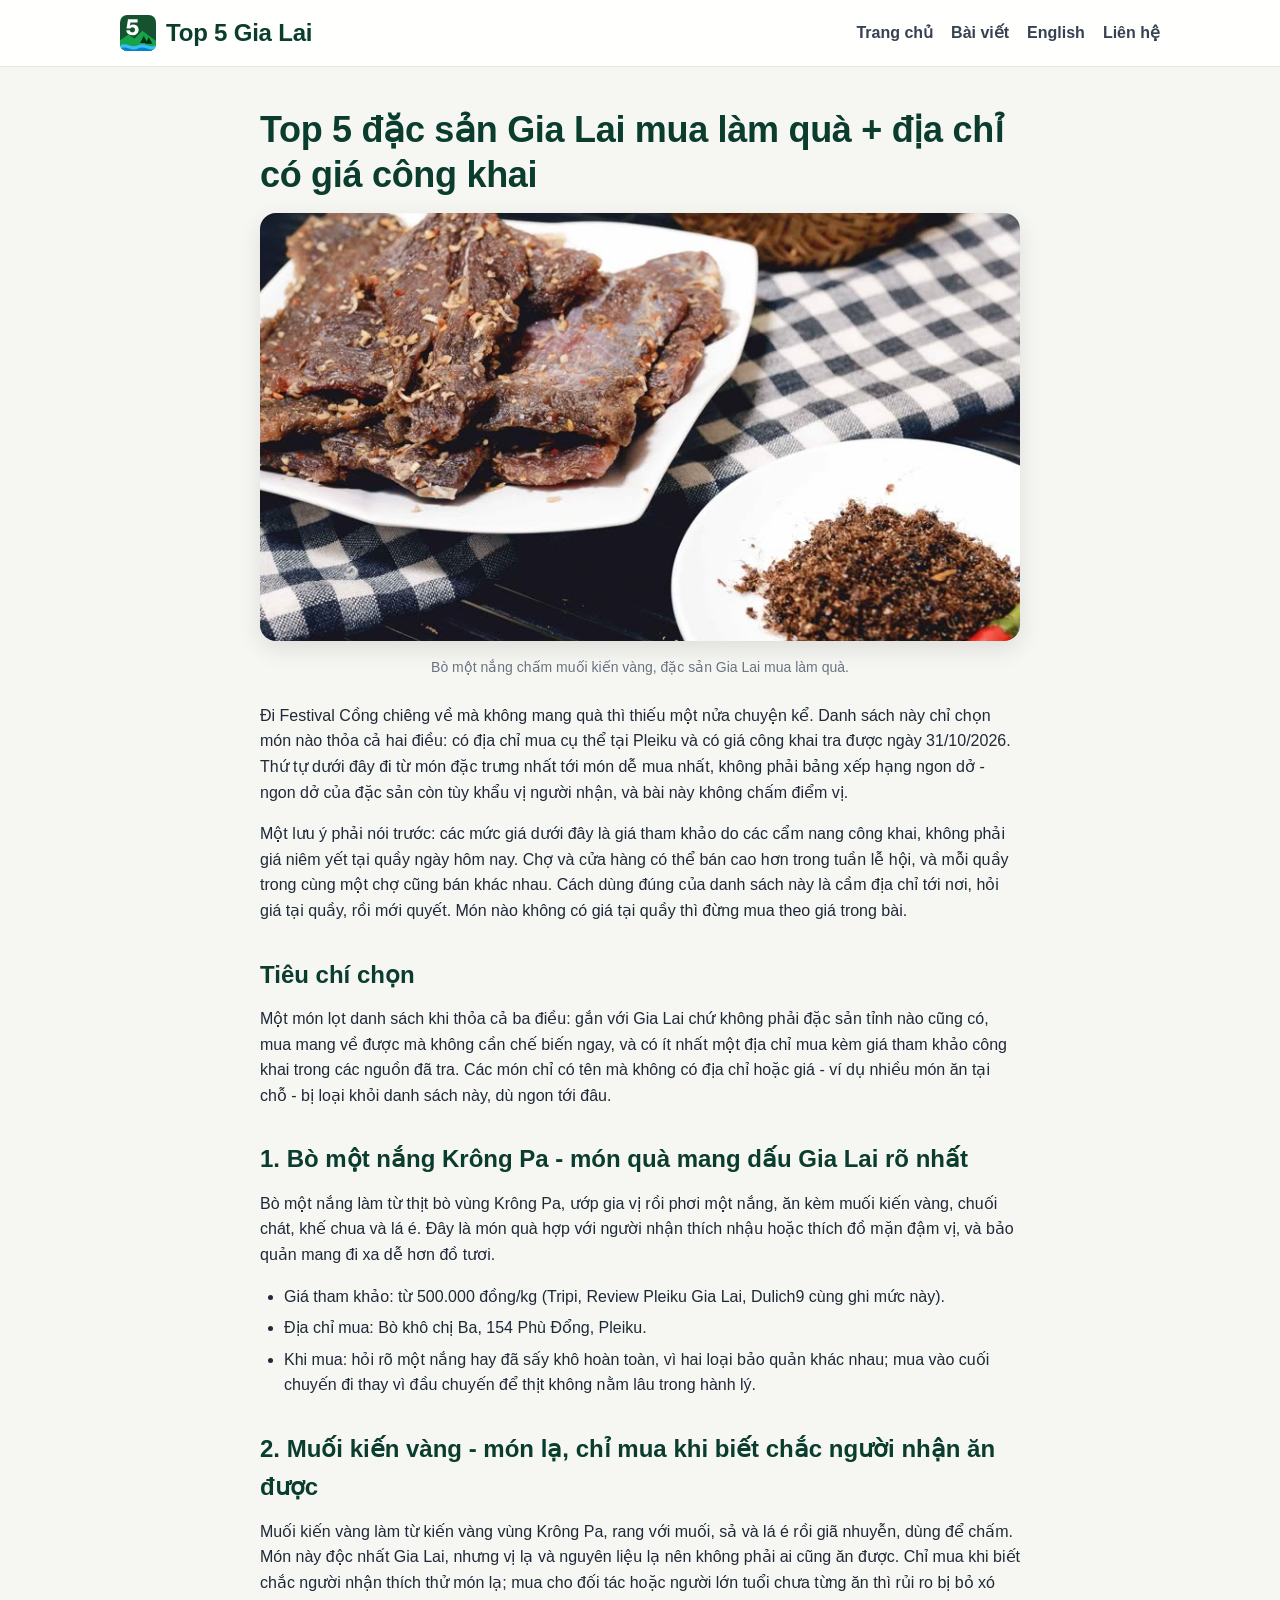
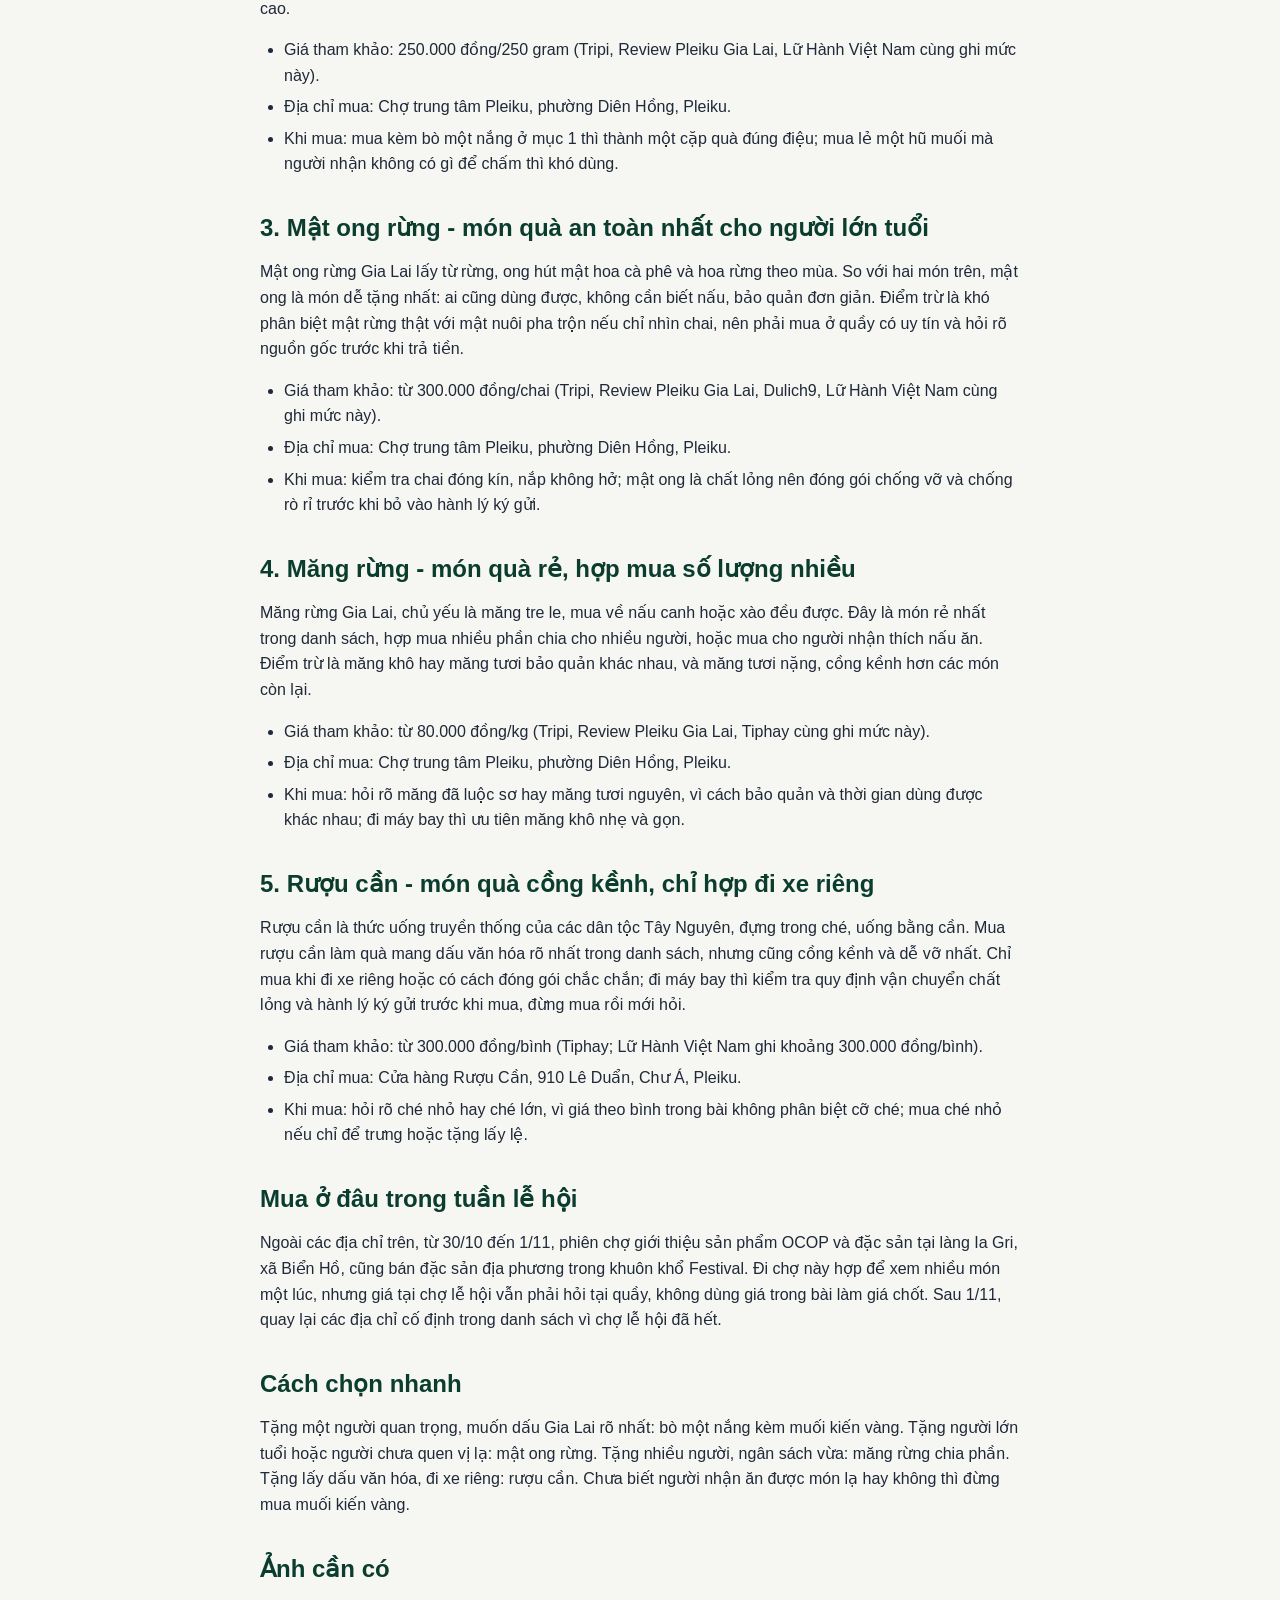
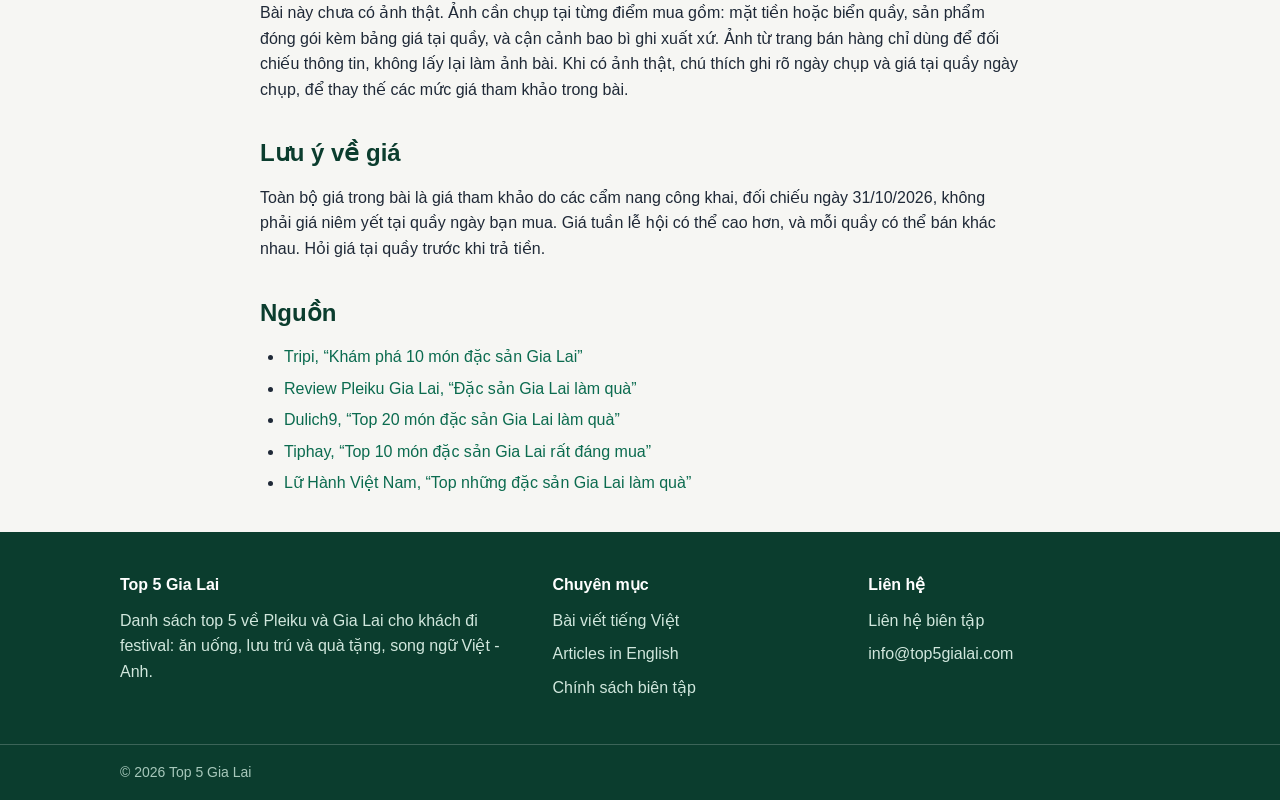
<file: bai-viet/top-5-dac-san-gia-lai-mua-lam-qua-dia-chi-gia-cong-khai.html>
<!DOCTYPE html><html lang="vi"><head><meta http-equiv="Content-Security-Policy" content="default-src 'self'; img-src 'self' data: https://static.cloudflareinsights.com; script-src-elem 'self' https://static.cloudflareinsights.com https://www.googletagmanager.com 'sha256-UXmooJPguoqOtVRpI6l/FpOUixE/SNHxZro4If8JUB8=' 'sha256-Fy3p0qXgxsCeh59UKZ5259oJk9CBX78bIwkifo+Gm1g='; style-src-elem 'self'; connect-src 'self' https://static.cloudflareinsights.com https://www.google-analytics.com https://region1.google-analytics.com https://www.googletagmanager.com;"><meta charset="utf-8"><title>Top 5 đặc sản Gia Lai mua làm quà + địa chỉ có giá công khai</title><meta name="description" content="Đi Festival Cồng chiêng về mà không mang quà thì thiếu một nửa chuyện kể. Danh sách này chỉ chọn món nào thỏa cả hai điều: có địa chỉ mua cụ thể tại Pleiku..."><meta name="viewport" content="width=device-width,initial-scale=1"><link rel="canonical" href="https://top5gialai.com/bai-viet/top-5-dac-san-gia-lai-mua-lam-qua-dia-chi-gia-cong-khai.html"><meta property="og:title" content="Top 5 đặc sản Gia Lai mua làm quà + địa chỉ có giá công khai"><meta property="og:image" content="https://top5gialai.com/images/dac-san.jpg"><meta property="og:description" content="Đi Festival Cồng chiêng về mà không mang quà thì thiếu một nửa chuyện kể. Danh sách này chỉ chọn món nào thỏa cả hai điều: có địa chỉ mua cụ thể tại Pleiku..."><script type="application/ld+json">{"@context":"https://schema.org","@type":"Article","headline":"Top 5 đặc sản Gia Lai mua làm quà + địa chỉ có giá công khai"}</script><script type="module" crossorigin="" src="/assets/index-7Z1wh7cP.js"></script><link rel="stylesheet" crossorigin="" href="/assets/home-v2.css"><!-- Google tag (gtag.js) -->
<script async src="https://www.googletagmanager.com/gtag/js?id=G-HRZZ1B5LQT"></script>
<script>
  window.dataLayer = window.dataLayer || [];
  function gtag(){dataLayer.push(arguments);}
  gtag('js', new Date());
  gtag('config', 'G-HRZZ1B5LQT');
</script>
<link rel="icon" type="image/svg+xml" href="/favicon.svg"></head><body><header class="site"><div class="wrap"><div class="brand"><img src="/images/logo-v2.svg" alt="" width="36" height="36"><span>Top 5 Gia Lai</span></div><nav class="main"><a href="/">Trang chủ</a><a href="/#bai-viet">Bài viết</a><a href="/#english">English</a><a href="/lien-he.html">Liên hệ</a></nav></div></header><main><div class="wrap"><article class="content"><h1>Top 5 đặc sản Gia Lai mua làm quà + địa chỉ có giá công khai</h1><figure class="lead"><img src="/images/dac-san.jpg" alt="Bò một nắng và muối kiến vàng"><figcaption>Bò một nắng chấm muối kiến vàng, đặc sản Gia Lai mua làm quà.</figcaption></figure>
<p>Đi Festival Cồng chiêng về mà không mang quà thì thiếu một nửa chuyện kể. Danh sách này chỉ chọn món nào thỏa cả hai điều: có địa chỉ mua cụ thể tại Pleiku và có giá công khai tra được ngày 31/10/2026. Thứ tự dưới đây đi từ món đặc trưng nhất tới món dễ mua nhất, không phải bảng xếp hạng ngon dở  - ngon dở của đặc sản còn tùy khẩu vị người nhận, và bài này không chấm điểm vị.</p>
<p>Một lưu ý phải nói trước: các mức giá dưới đây là giá tham khảo do các cẩm nang công khai, không phải giá niêm yết tại quầy ngày hôm nay. Chợ và cửa hàng có thể bán cao hơn trong tuần lễ hội, và mỗi quầy trong cùng một chợ cũng bán khác nhau. Cách dùng đúng của danh sách này là cầm địa chỉ tới nơi, hỏi giá tại quầy, rồi mới quyết. Món nào không có giá tại quầy thì đừng mua theo giá trong bài.</p>
<h2>Tiêu chí chọn</h2>
<p>Một món lọt danh sách khi thỏa cả ba điều: gắn với Gia Lai chứ không phải đặc sản tỉnh nào cũng có, mua mang về được mà không cần chế biến ngay, và có ít nhất một địa chỉ mua kèm giá tham khảo công khai trong các nguồn đã tra. Các món chỉ có tên mà không có địa chỉ hoặc giá  - ví dụ nhiều món ăn tại chỗ  - bị loại khỏi danh sách này, dù ngon tới đâu.</p>
<h2>1. Bò một nắng Krông Pa  - món quà mang dấu Gia Lai rõ nhất</h2>
<p>Bò một nắng làm từ thịt bò vùng Krông Pa, ướp gia vị rồi phơi một nắng, ăn kèm muối kiến vàng, chuối chát, khế chua và lá é. Đây là món quà hợp với người nhận thích nhậu hoặc thích đồ mặn đậm vị, và bảo quản mang đi xa dễ hơn đồ tươi.</p>
<ul><li>Giá tham khảo: từ 500.000 đồng/kg (Tripi, Review Pleiku Gia Lai, Dulich9 cùng ghi mức này).</li><li>Địa chỉ mua: Bò khô chị Ba, 154 Phù Đổng, Pleiku.</li><li>Khi mua: hỏi rõ một nắng hay đã sấy khô hoàn toàn, vì hai loại bảo quản khác nhau; mua vào cuối chuyến đi thay vì đầu chuyến để thịt không nằm lâu trong hành lý.</li></ul>
<h2>2. Muối kiến vàng  - món lạ, chỉ mua khi biết chắc người nhận ăn được</h2>
<p>Muối kiến vàng làm từ kiến vàng vùng Krông Pa, rang với muối, sả và lá é rồi giã nhuyễn, dùng để chấm. Món này độc nhất Gia Lai, nhưng vị lạ và nguyên liệu lạ nên không phải ai cũng ăn được. Chỉ mua khi biết chắc người nhận thích thử món lạ; mua cho đối tác hoặc người lớn tuổi chưa từng ăn thì rủi ro bị bỏ xó cao.</p>
<ul><li>Giá tham khảo: 250.000 đồng/250 gram (Tripi, Review Pleiku Gia Lai, Lữ Hành Việt Nam cùng ghi mức này).</li><li>Địa chỉ mua: Chợ trung tâm Pleiku, phường Diên Hồng, Pleiku.</li><li>Khi mua: mua kèm bò một nắng ở mục 1 thì thành một cặp quà đúng điệu; mua lẻ một hũ muối mà người nhận không có gì để chấm thì khó dùng.</li></ul>
<h2>3. Mật ong rừng  - món quà an toàn nhất cho người lớn tuổi</h2>
<p>Mật ong rừng Gia Lai lấy từ rừng, ong hút mật hoa cà phê và hoa rừng theo mùa. So với hai món trên, mật ong là món dễ tặng nhất: ai cũng dùng được, không cần biết nấu, bảo quản đơn giản. Điểm trừ là khó phân biệt mật rừng thật với mật nuôi pha trộn nếu chỉ nhìn chai, nên phải mua ở quầy có uy tín và hỏi rõ nguồn gốc trước khi trả tiền.</p>
<ul><li>Giá tham khảo: từ 300.000 đồng/chai (Tripi, Review Pleiku Gia Lai, Dulich9, Lữ Hành Việt Nam cùng ghi mức này).</li><li>Địa chỉ mua: Chợ trung tâm Pleiku, phường Diên Hồng, Pleiku.</li><li>Khi mua: kiểm tra chai đóng kín, nắp không hở; mật ong là chất lỏng nên đóng gói chống vỡ và chống rò rỉ trước khi bỏ vào hành lý ký gửi.</li></ul>
<h2>4. Măng rừng  - món quà rẻ, hợp mua số lượng nhiều</h2>
<p>Măng rừng Gia Lai, chủ yếu là măng tre le, mua về nấu canh hoặc xào đều được. Đây là món rẻ nhất trong danh sách, hợp mua nhiều phần chia cho nhiều người, hoặc mua cho người nhận thích nấu ăn. Điểm trừ là măng khô hay măng tươi bảo quản khác nhau, và măng tươi nặng, cồng kềnh hơn các món còn lại.</p>
<ul><li>Giá tham khảo: từ 80.000 đồng/kg (Tripi, Review Pleiku Gia Lai, Tiphay cùng ghi mức này).</li><li>Địa chỉ mua: Chợ trung tâm Pleiku, phường Diên Hồng, Pleiku.</li><li>Khi mua: hỏi rõ măng đã luộc sơ hay măng tươi nguyên, vì cách bảo quản và thời gian dùng được khác nhau; đi máy bay thì ưu tiên măng khô nhẹ và gọn.</li></ul>
<h2>5. Rượu cần  - món quà cồng kềnh, chỉ hợp đi xe riêng</h2>
<p>Rượu cần là thức uống truyền thống của các dân tộc Tây Nguyên, đựng trong ché, uống bằng cần. Mua rượu cần làm quà mang dấu văn hóa rõ nhất trong danh sách, nhưng cũng cồng kềnh và dễ vỡ nhất. Chỉ mua khi đi xe riêng hoặc có cách đóng gói chắc chắn; đi máy bay thì kiểm tra quy định vận chuyển chất lỏng và hành lý ký gửi trước khi mua, đừng mua rồi mới hỏi.</p>
<ul><li>Giá tham khảo: từ 300.000 đồng/bình (Tiphay; Lữ Hành Việt Nam ghi khoảng 300.000 đồng/bình).</li><li>Địa chỉ mua: Cửa hàng Rượu Cần, 910 Lê Duẩn, Chư Á, Pleiku.</li><li>Khi mua: hỏi rõ ché nhỏ hay ché lớn, vì giá theo bình trong bài không phân biệt cỡ ché; mua ché nhỏ nếu chỉ để trưng hoặc tặng lấy lệ.</li></ul>
<h2>Mua ở đâu trong tuần lễ hội</h2>
<p>Ngoài các địa chỉ trên, từ 30/10 đến 1/11, phiên chợ giới thiệu sản phẩm OCOP và đặc sản tại làng Ia Gri, xã Biển Hồ, cũng bán đặc sản địa phương trong khuôn khổ Festival. Đi chợ này hợp để xem nhiều món một lúc, nhưng giá tại chợ lễ hội vẫn phải hỏi tại quầy, không dùng giá trong bài làm giá chốt. Sau 1/11, quay lại các địa chỉ cố định trong danh sách vì chợ lễ hội đã hết.</p>
<h2>Cách chọn nhanh</h2>
<p>Tặng một người quan trọng, muốn dấu Gia Lai rõ nhất: bò một nắng kèm muối kiến vàng. Tặng người lớn tuổi hoặc người chưa quen vị lạ: mật ong rừng. Tặng nhiều người, ngân sách vừa: măng rừng chia phần. Tặng lấy dấu văn hóa, đi xe riêng: rượu cần. Chưa biết người nhận ăn được món lạ hay không thì đừng mua muối kiến vàng.</p>
<h2>Ảnh cần có</h2>
<p>Bài này chưa có ảnh thật. Ảnh cần chụp tại từng điểm mua gồm: mặt tiền hoặc biển quầy, sản phẩm đóng gói kèm bảng giá tại quầy, và cận cảnh bao bì ghi xuất xứ. Ảnh từ trang bán hàng chỉ dùng để đối chiếu thông tin, không lấy lại làm ảnh bài. Khi có ảnh thật, chú thích ghi rõ ngày chụp và giá tại quầy ngày chụp, để thay thế các mức giá tham khảo trong bài.</p>
<h2>Lưu ý về giá</h2>
<p>Toàn bộ giá trong bài là giá tham khảo do các cẩm nang công khai, đối chiếu ngày 31/10/2026, không phải giá niêm yết tại quầy ngày bạn mua. Giá tuần lễ hội có thể cao hơn, và mỗi quầy có thể bán khác nhau. Hỏi giá tại quầy trước khi trả tiền.</p>
<h2>Nguồn</h2>

<ul><li><a href="https://tripi.vn/blog/vi/kinh-nghiem-hay/kham-pha-10-mon-dac-san-gia-lai-khong-the-bo-qua-khi-du-lich-den-vung-dat-nay-tripi">Tripi, “Khám phá 10 món đặc sản Gia Lai”</a></li><li><a href="https://reviewpleikugialai.com/dac-san-gia-lai-lam-qua/">Review Pleiku Gia Lai, “Đặc sản Gia Lai làm quà”</a></li><li><a href="https://dulich9.com/mon-dac-san-gia-lai-lam-qua.html">Dulich9, “Top 20 món đặc sản Gia Lai làm quà”</a></li><li><a href="https://tiphay.vn/bai-viet/top-10-mon-dac-san-gia-lai-rat-dang-mua-khi-di-du-lich-p16541.html">Tiphay, “Top 10 món đặc sản Gia Lai rất đáng mua”</a></li><li><a href="https://luhanhvietnam.com.vn/du-lich/top-nhung-dac-san-gia-lai-lam-qua.html">Lữ Hành Việt Nam, “Top những đặc sản Gia Lai làm quà”</a></li></ul>

</article></div></main><footer class="site"><div class="wrap"><div><h4>Top 5 Gia Lai</h4><p>Danh sách top 5 về Pleiku và Gia Lai cho khách đi festival: ăn uống, lưu trú và quà tặng, song ngữ Việt - Anh.</p></div><div><h4>Chuyên mục</h4><ul><li><a href="#bai-viet">Bài viết tiếng Việt</a></li><li><a href="/#english">Articles in English</a></li><li><a href="/chinh-sach-bien-tap.html">Chính sách biên tập</a></li></ul></div><div><h4>Liên hệ</h4><ul><li><a href="/lien-he.html">Liên hệ biên tập</a></li><li><a href="mailto:info@top5gialai.com">info@top5gialai.com</a></li></ul></div></div><div class="base"><div class="wrap">© 2026 Top 5 Gia Lai</div></div></footer><script defer src="https://static.cloudflareinsights.com/beacon.min.js" data-cf-beacon='{"token": "f474a5814be14bfebde45ad0e4297046"}'></script></body></html>
</file>
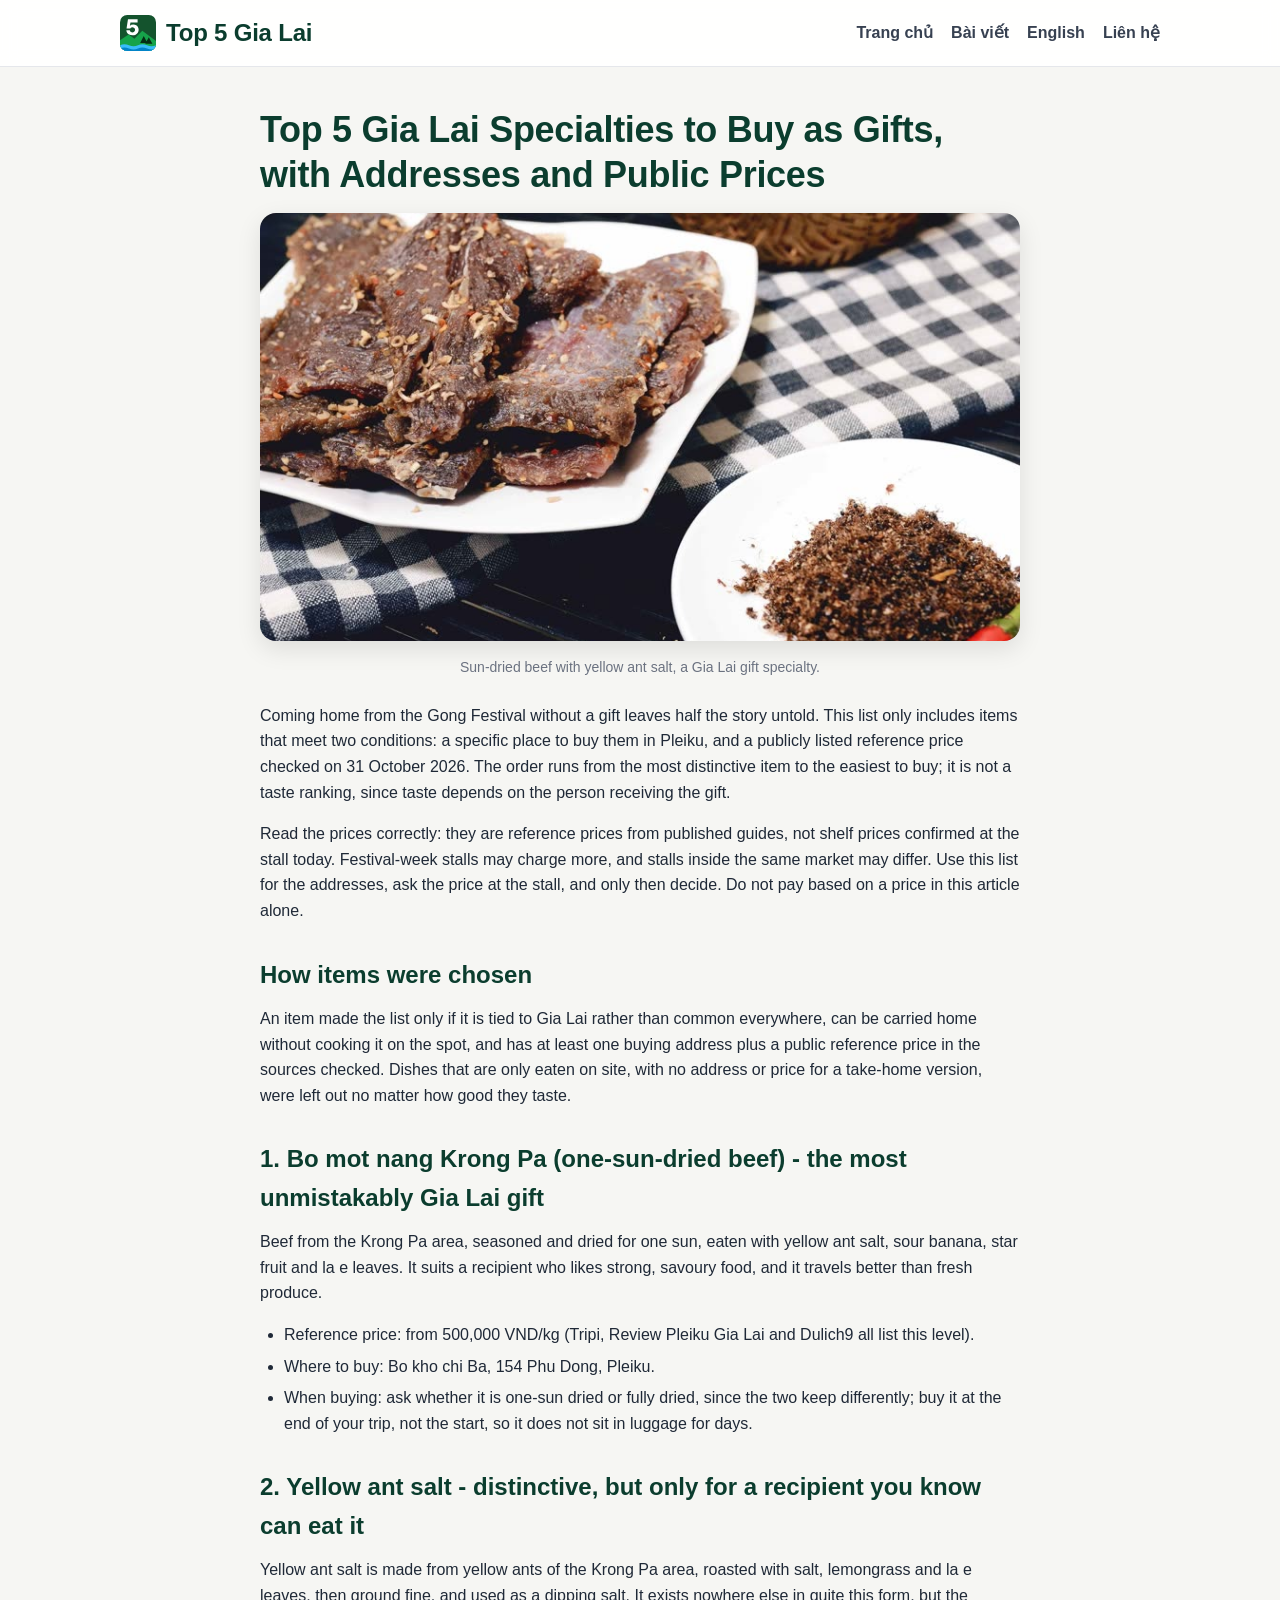
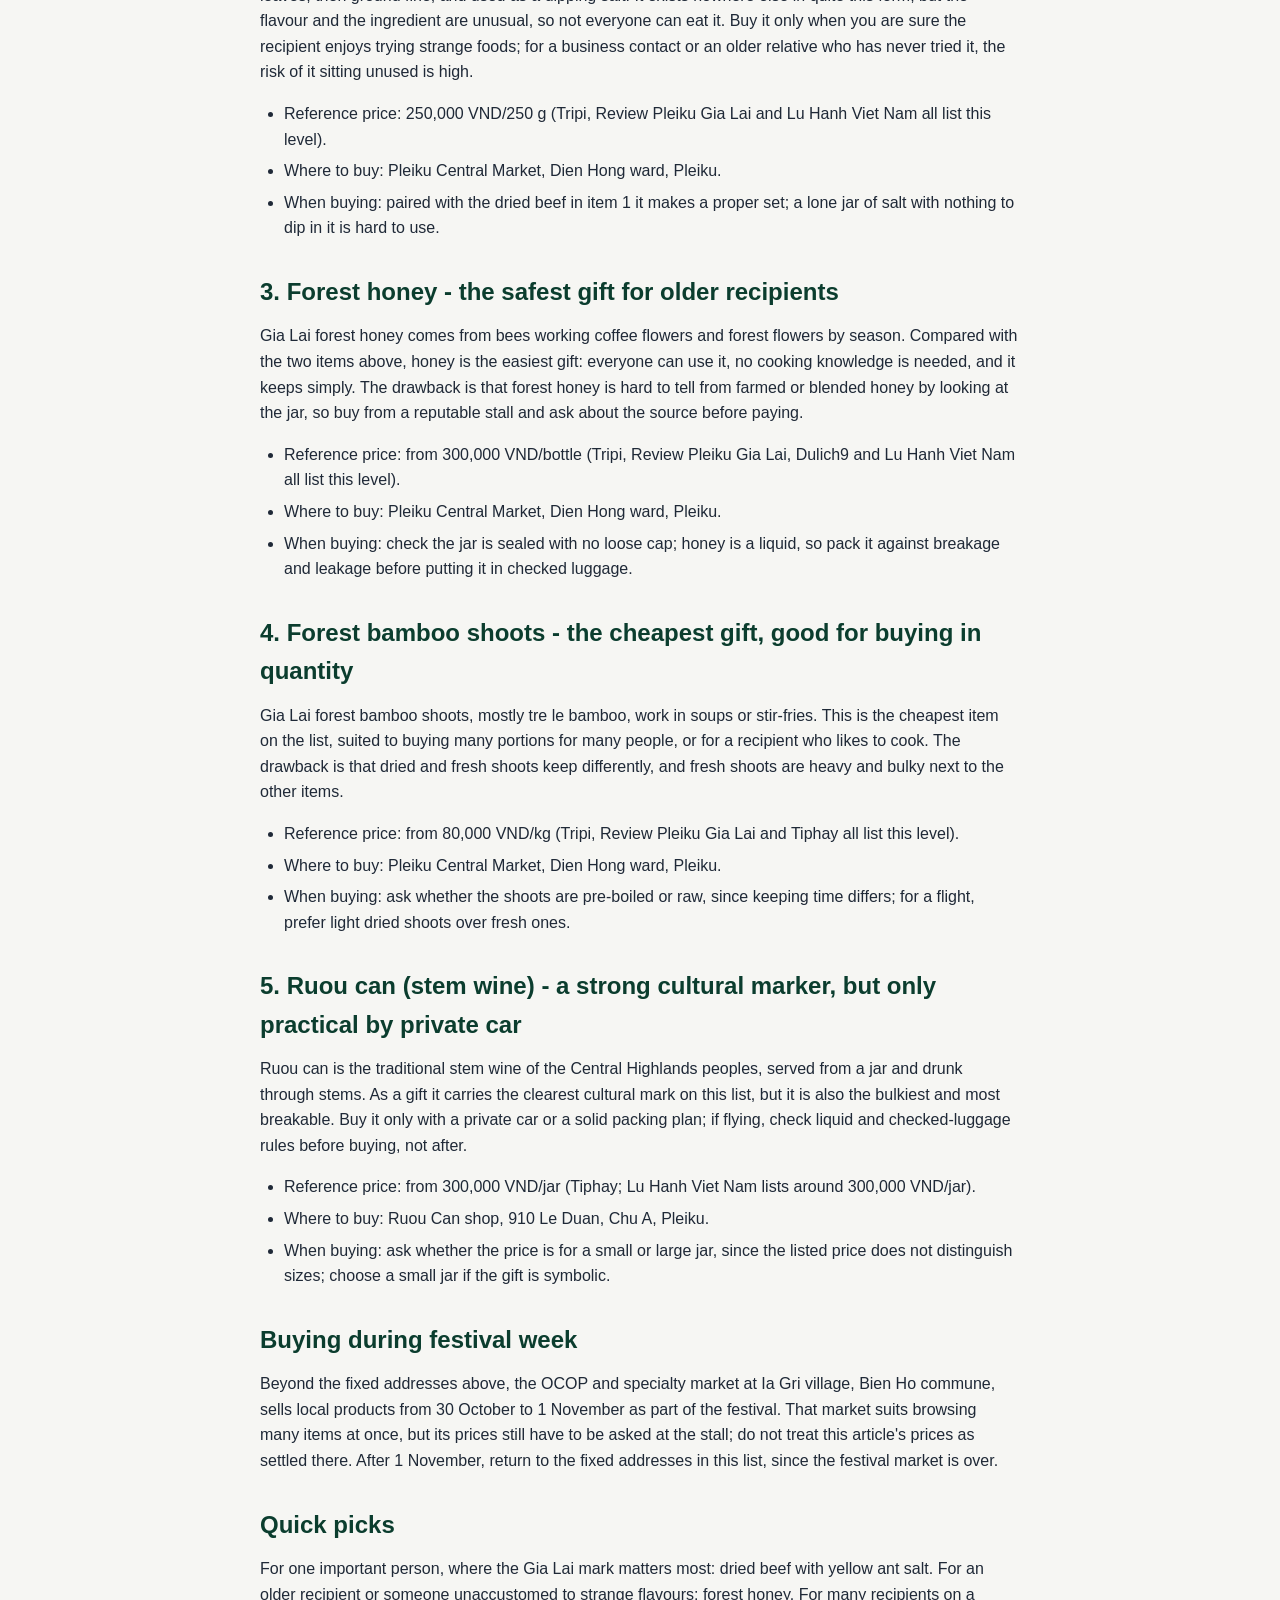
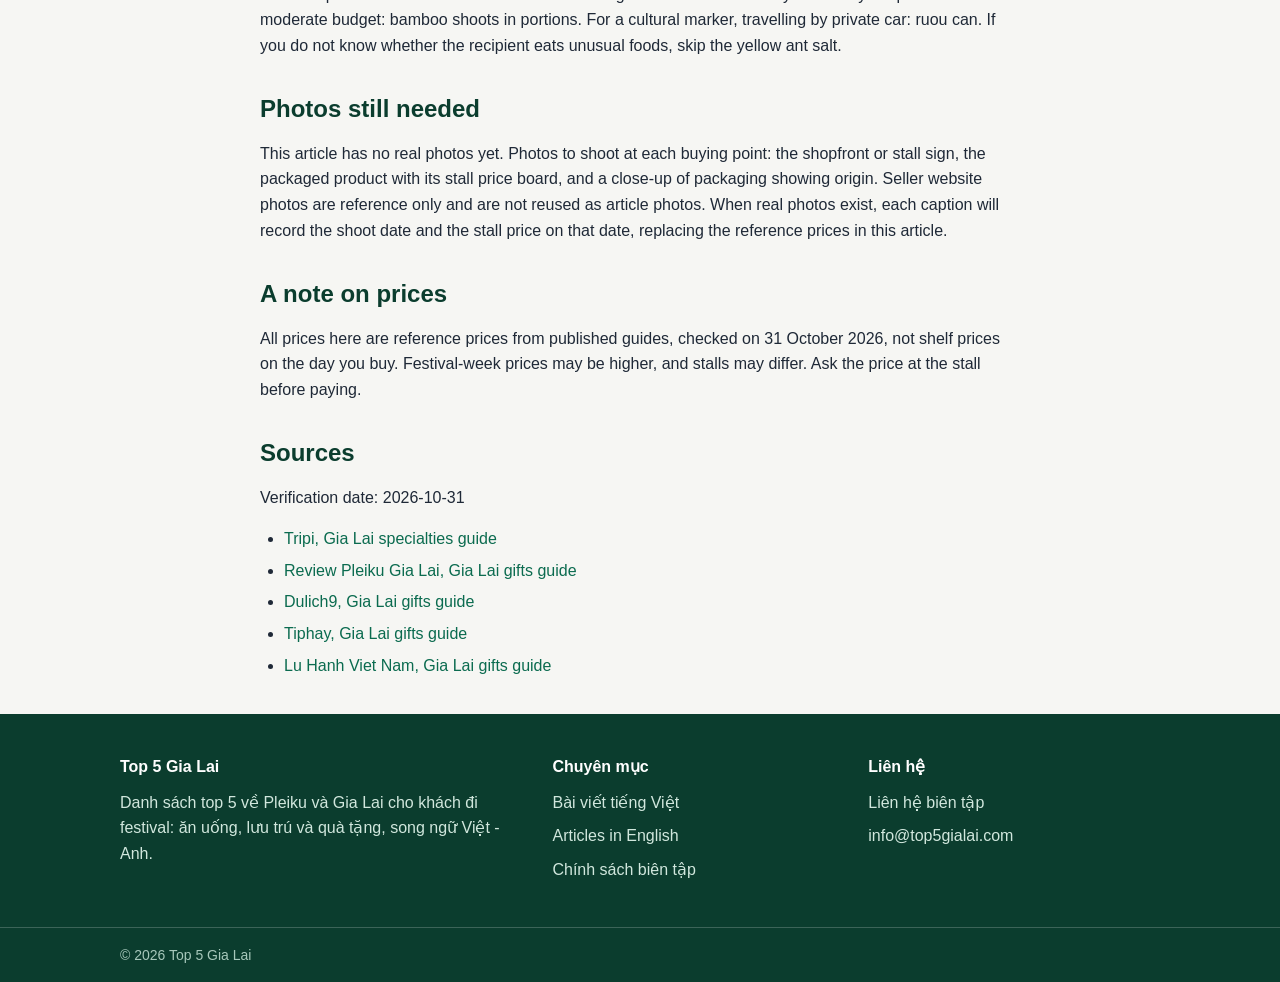
<file: bai-viet/top-5-gia-lai-specialties-gifts-en.html>
<!DOCTYPE html><html lang="en"><head><meta http-equiv="Content-Security-Policy" content="default-src 'self'; img-src 'self' data: https://static.cloudflareinsights.com; script-src-elem 'self' https://static.cloudflareinsights.com https://www.googletagmanager.com 'sha256-UXmooJPguoqOtVRpI6l/FpOUixE/SNHxZro4If8JUB8=' 'sha256-Fy3p0qXgxsCeh59UKZ5259oJk9CBX78bIwkifo+Gm1g='; style-src-elem 'self'; connect-src 'self' https://static.cloudflareinsights.com https://www.google-analytics.com https://region1.google-analytics.com https://www.googletagmanager.com;"><meta charset="utf-8"><title>Top 5 Gia Lai Specialties to Buy as Gifts, with Addresses and Public Prices</title><meta name="description" content="Coming home from the Gong Festival without a gift leaves half the story untold. This list only includes items that meet two conditions: a specific place to..."><meta name="viewport" content="width=device-width,initial-scale=1"><link rel="canonical" href="https://top5gialai.com/bai-viet/top-5-gia-lai-specialties-gifts-en.html"><meta property="og:title" content="Top 5 Gia Lai Specialties to Buy as Gifts, with Addresses and Public Prices"><meta property="og:image" content="https://top5gialai.com/images/dac-san.jpg"><meta property="og:description" content="Coming home from the Gong Festival without a gift leaves half the story untold. This list only includes items that meet two conditions: a specific place to..."><script type="application/ld+json">{"@context":"https://schema.org","@type":"Article","headline":"Top 5 Gia Lai Specialties to Buy as Gifts, with Addresses and Public Prices"}</script><script type="module" crossorigin="" src="/assets/index-7Z1wh7cP.js"></script><link rel="stylesheet" crossorigin="" href="/assets/home-v2.css"><!-- Google tag (gtag.js) -->
<script async src="https://www.googletagmanager.com/gtag/js?id=G-HRZZ1B5LQT"></script>
<script>
  window.dataLayer = window.dataLayer || [];
  function gtag(){dataLayer.push(arguments);}
  gtag('js', new Date());
  gtag('config', 'G-HRZZ1B5LQT');
</script>
<link rel="icon" type="image/svg+xml" href="/favicon.svg"></head><body><header class="site"><div class="wrap"><div class="brand"><img src="/images/logo-v2.svg" alt="" width="36" height="36"><span>Top 5 Gia Lai</span></div><nav class="main"><a href="/">Trang chủ</a><a href="/#bai-viet">Bài viết</a><a href="/#english">English</a><a href="/lien-he.html">Liên hệ</a></nav></div></header><main><div class="wrap"><article class="content"><h1>Top 5 Gia Lai Specialties to Buy as Gifts, with Addresses and Public Prices</h1><figure class="lead"><img src="/images/dac-san.jpg" alt="Sun-dried beef with yellow ant salt"><figcaption>Sun-dried beef with yellow ant salt, a Gia Lai gift specialty.</figcaption></figure>
<p>Coming home from the Gong Festival without a gift leaves half the story untold. This list only includes items that meet two conditions: a specific place to buy them in Pleiku, and a publicly listed reference price checked on 31 October 2026. The order runs from the most distinctive item to the easiest to buy; it is not a taste ranking, since taste depends on the person receiving the gift.</p>
<p>Read the prices correctly: they are reference prices from published guides, not shelf prices confirmed at the stall today. Festival-week stalls may charge more, and stalls inside the same market may differ. Use this list for the addresses, ask the price at the stall, and only then decide. Do not pay based on a price in this article alone.</p>
<h2>How items were chosen</h2>
<p>An item made the list only if it is tied to Gia Lai rather than common everywhere, can be carried home without cooking it on the spot, and has at least one buying address plus a public reference price in the sources checked. Dishes that are only eaten on site, with no address or price for a take-home version, were left out no matter how good they taste.</p>
<h2>1. Bo mot nang Krong Pa (one-sun-dried beef)  - the most unmistakably Gia Lai gift</h2>
<p>Beef from the Krong Pa area, seasoned and dried for one sun, eaten with yellow ant salt, sour banana, star fruit and la e leaves. It suits a recipient who likes strong, savoury food, and it travels better than fresh produce.</p>
<ul><li>Reference price: from 500,000 VND/kg (Tripi, Review Pleiku Gia Lai and Dulich9 all list this level).</li><li>Where to buy: Bo kho chi Ba, 154 Phu Dong, Pleiku.</li><li>When buying: ask whether it is one-sun dried or fully dried, since the two keep differently; buy it at the end of your trip, not the start, so it does not sit in luggage for days.</li></ul>
<h2>2. Yellow ant salt  - distinctive, but only for a recipient you know can eat it</h2>
<p>Yellow ant salt is made from yellow ants of the Krong Pa area, roasted with salt, lemongrass and la e leaves, then ground fine, and used as a dipping salt. It exists nowhere else in quite this form, but the flavour and the ingredient are unusual, so not everyone can eat it. Buy it only when you are sure the recipient enjoys trying strange foods; for a business contact or an older relative who has never tried it, the risk of it sitting unused is high.</p>
<ul><li>Reference price: 250,000 VND/250 g (Tripi, Review Pleiku Gia Lai and Lu Hanh Viet Nam all list this level).</li><li>Where to buy: Pleiku Central Market, Dien Hong ward, Pleiku.</li><li>When buying: paired with the dried beef in item 1 it makes a proper set; a lone jar of salt with nothing to dip in it is hard to use.</li></ul>
<h2>3. Forest honey  - the safest gift for older recipients</h2>
<p>Gia Lai forest honey comes from bees working coffee flowers and forest flowers by season. Compared with the two items above, honey is the easiest gift: everyone can use it, no cooking knowledge is needed, and it keeps simply. The drawback is that forest honey is hard to tell from farmed or blended honey by looking at the jar, so buy from a reputable stall and ask about the source before paying.</p>
<ul><li>Reference price: from 300,000 VND/bottle (Tripi, Review Pleiku Gia Lai, Dulich9 and Lu Hanh Viet Nam all list this level).</li><li>Where to buy: Pleiku Central Market, Dien Hong ward, Pleiku.</li><li>When buying: check the jar is sealed with no loose cap; honey is a liquid, so pack it against breakage and leakage before putting it in checked luggage.</li></ul>
<h2>4. Forest bamboo shoots  - the cheapest gift, good for buying in quantity</h2>
<p>Gia Lai forest bamboo shoots, mostly tre le bamboo, work in soups or stir-fries. This is the cheapest item on the list, suited to buying many portions for many people, or for a recipient who likes to cook. The drawback is that dried and fresh shoots keep differently, and fresh shoots are heavy and bulky next to the other items.</p>
<ul><li>Reference price: from 80,000 VND/kg (Tripi, Review Pleiku Gia Lai and Tiphay all list this level).</li><li>Where to buy: Pleiku Central Market, Dien Hong ward, Pleiku.</li><li>When buying: ask whether the shoots are pre-boiled or raw, since keeping time differs; for a flight, prefer light dried shoots over fresh ones.</li></ul>
<h2>5. Ruou can (stem wine)  - a strong cultural marker, but only practical by private car</h2>
<p>Ruou can is the traditional stem wine of the Central Highlands peoples, served from a jar and drunk through stems. As a gift it carries the clearest cultural mark on this list, but it is also the bulkiest and most breakable. Buy it only with a private car or a solid packing plan; if flying, check liquid and checked-luggage rules before buying, not after.</p>
<ul><li>Reference price: from 300,000 VND/jar (Tiphay; Lu Hanh Viet Nam lists around 300,000 VND/jar).</li><li>Where to buy: Ruou Can shop, 910 Le Duan, Chu A, Pleiku.</li><li>When buying: ask whether the price is for a small or large jar, since the listed price does not distinguish sizes; choose a small jar if the gift is symbolic.</li></ul>
<h2>Buying during festival week</h2>
<p>Beyond the fixed addresses above, the OCOP and specialty market at Ia Gri village, Bien Ho commune, sells local products from 30 October to 1 November as part of the festival. That market suits browsing many items at once, but its prices still have to be asked at the stall; do not treat this article's prices as settled there. After 1 November, return to the fixed addresses in this list, since the festival market is over.</p>
<h2>Quick picks</h2>
<p>For one important person, where the Gia Lai mark matters most: dried beef with yellow ant salt. For an older recipient or someone unaccustomed to strange flavours: forest honey. For many recipients on a moderate budget: bamboo shoots in portions. For a cultural marker, travelling by private car: ruou can. If you do not know whether the recipient eats unusual foods, skip the yellow ant salt.</p>
<h2>Photos still needed</h2>
<p>This article has no real photos yet. Photos to shoot at each buying point: the shopfront or stall sign, the packaged product with its stall price board, and a close-up of packaging showing origin. Seller website photos are reference only and are not reused as article photos. When real photos exist, each caption will record the shoot date and the stall price on that date, replacing the reference prices in this article.</p>
<h2>A note on prices</h2>
<p>All prices here are reference prices from published guides, checked on 31 October 2026, not shelf prices on the day you buy. Festival-week prices may be higher, and stalls may differ. Ask the price at the stall before paying.</p>
<h2>Sources</h2>
<p>Verification date: 2026-10-31</p>
<ul><li><a href="https://tripi.vn/blog/vi/kinh-nghiem-hay/kham-pha-10-mon-dac-san-gia-lai-khong-the-bo-qua-khi-du-lich-den-vung-dat-nay-tripi">Tripi, Gia Lai specialties guide</a></li><li><a href="https://reviewpleikugialai.com/dac-san-gia-lai-lam-qua/">Review Pleiku Gia Lai, Gia Lai gifts guide</a></li><li><a href="https://dulich9.com/mon-dac-san-gia-lai-lam-qua.html">Dulich9, Gia Lai gifts guide</a></li><li><a href="https://tiphay.vn/bai-viet/top-10-mon-dac-san-gia-lai-rat-dang-mua-khi-di-du-lich-p16541.html">Tiphay, Gia Lai gifts guide</a></li><li><a href="https://luhanhvietnam.com.vn/du-lich/top-nhung-dac-san-gia-lai-lam-qua.html">Lu Hanh Viet Nam, Gia Lai gifts guide</a></li></ul>
</article></div></main><footer class="site"><div class="wrap"><div><h4>Top 5 Gia Lai</h4><p>Danh sách top 5 về Pleiku và Gia Lai cho khách đi festival: ăn uống, lưu trú và quà tặng, song ngữ Việt - Anh.</p></div><div><h4>Chuyên mục</h4><ul><li><a href="#bai-viet">Bài viết tiếng Việt</a></li><li><a href="/#english">Articles in English</a></li><li><a href="/chinh-sach-bien-tap.html">Chính sách biên tập</a></li></ul></div><div><h4>Liên hệ</h4><ul><li><a href="/lien-he.html">Liên hệ biên tập</a></li><li><a href="mailto:info@top5gialai.com">info@top5gialai.com</a></li></ul></div></div><div class="base"><div class="wrap">© 2026 Top 5 Gia Lai</div></div></footer><script defer src="https://static.cloudflareinsights.com/beacon.min.js" data-cf-beacon='{"token": "f474a5814be14bfebde45ad0e4297046"}'></script></body></html>
</file>
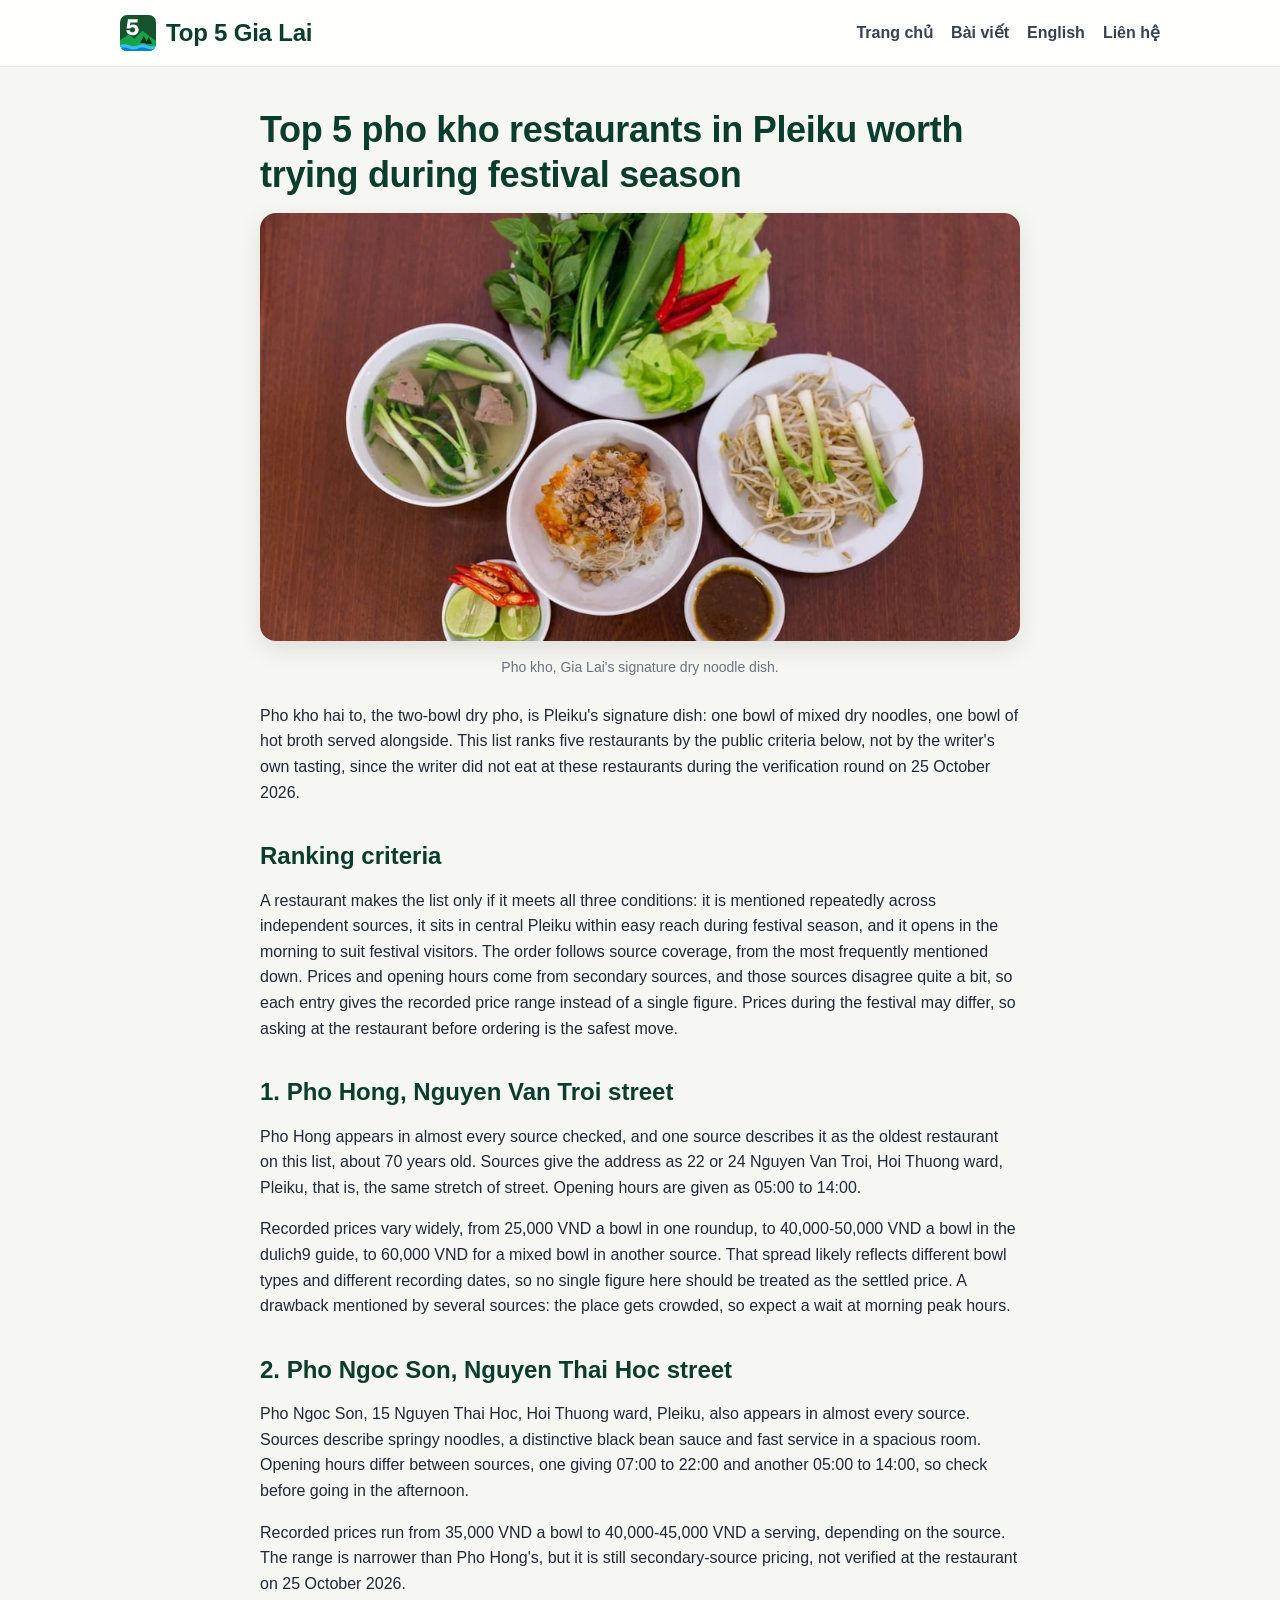
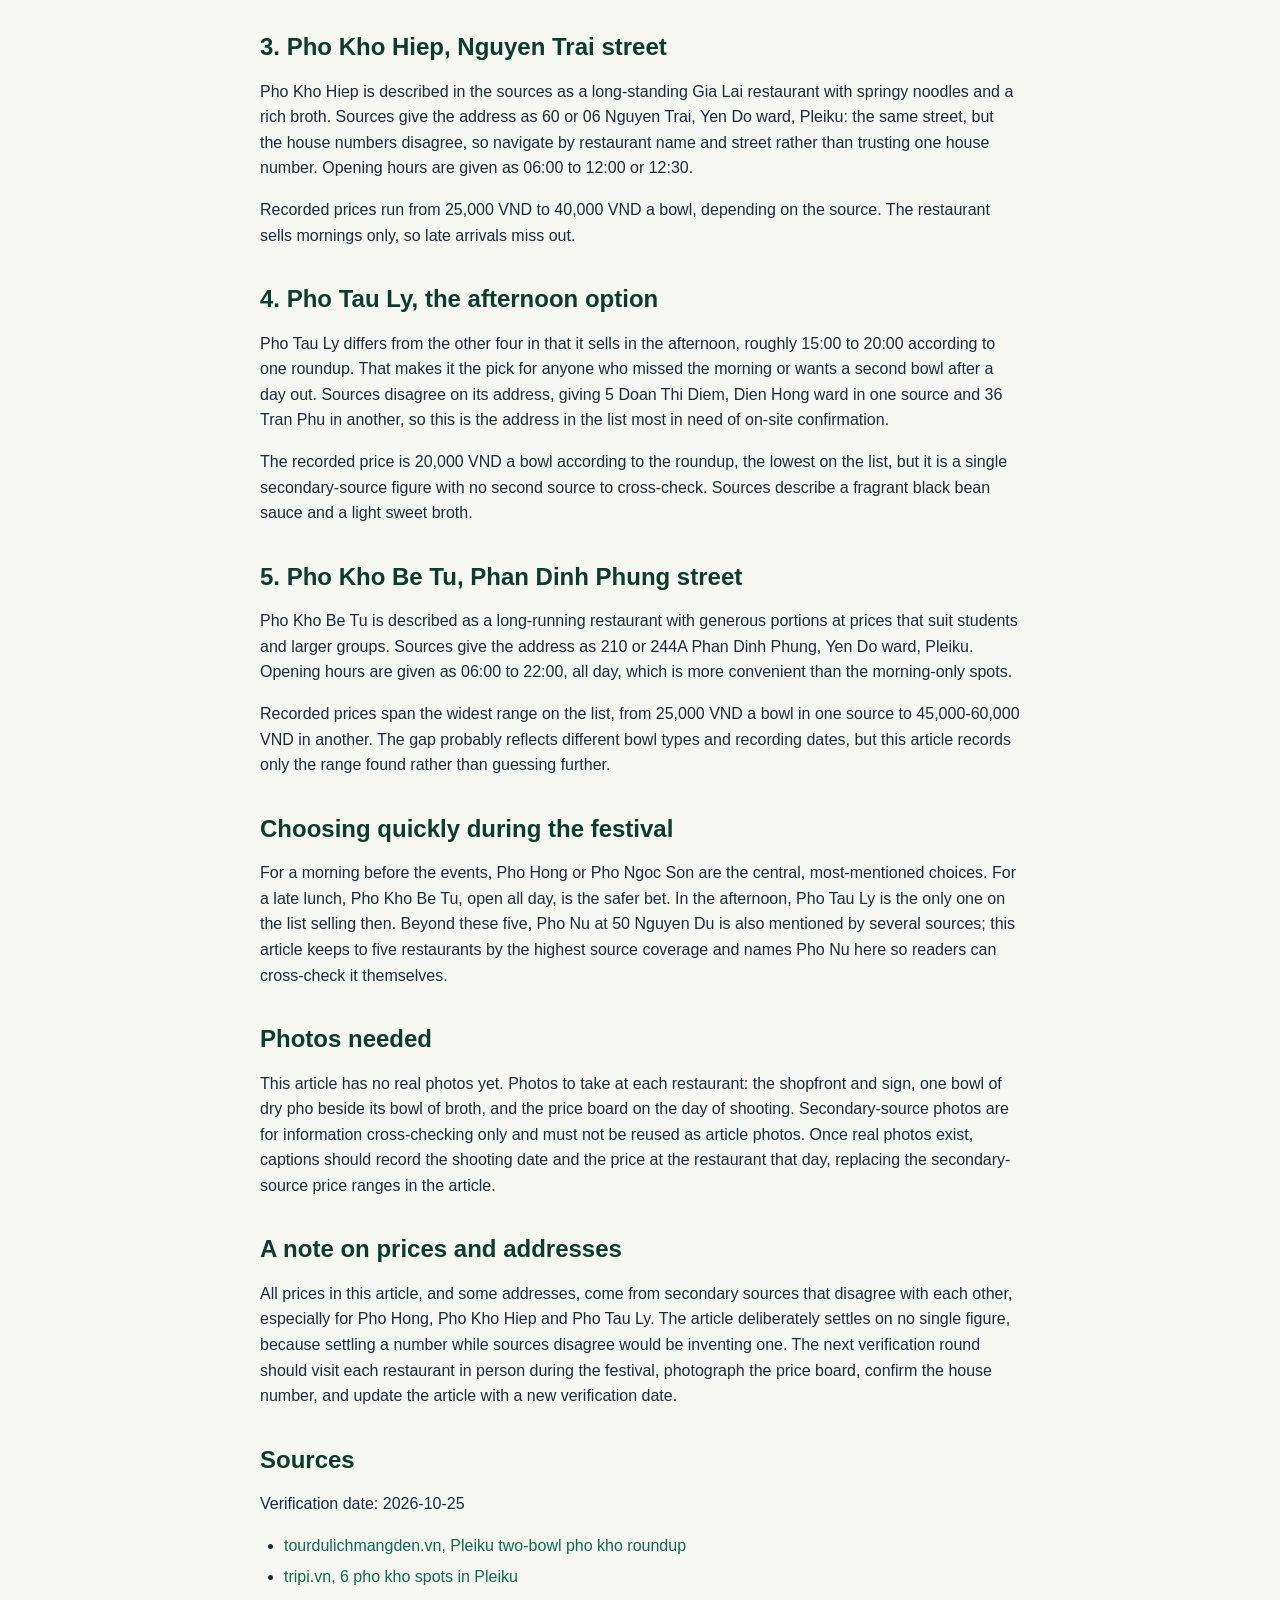
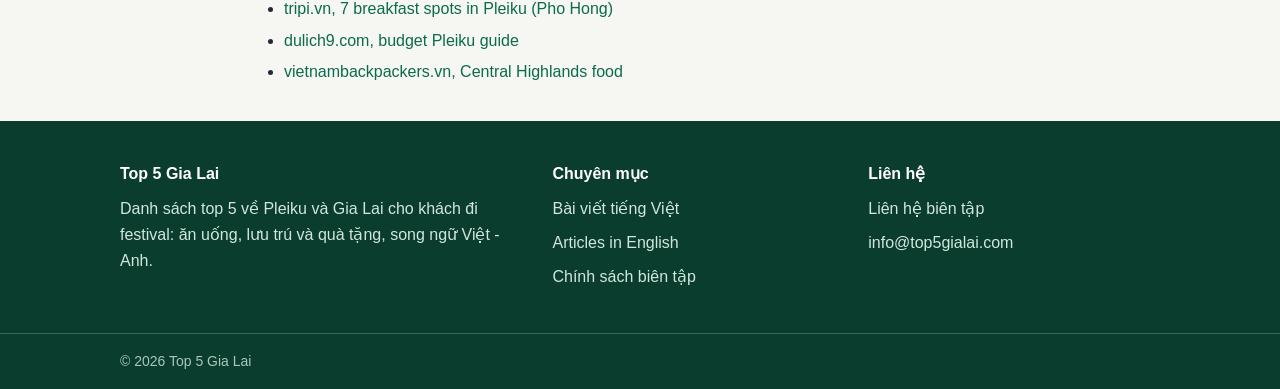
<file: bai-viet/top-5-pho-kho-pleiku-en.html>
<!DOCTYPE html><html lang="en"><head><meta http-equiv="Content-Security-Policy" content="default-src 'self'; img-src 'self' data: https://static.cloudflareinsights.com; script-src-elem 'self' https://static.cloudflareinsights.com https://www.googletagmanager.com 'sha256-UXmooJPguoqOtVRpI6l/FpOUixE/SNHxZro4If8JUB8=' 'sha256-Fy3p0qXgxsCeh59UKZ5259oJk9CBX78bIwkifo+Gm1g='; style-src-elem 'self'; connect-src 'self' https://static.cloudflareinsights.com https://www.google-analytics.com https://region1.google-analytics.com https://www.googletagmanager.com;"><meta charset="utf-8"><title>Top 5 pho kho restaurants in Pleiku worth trying during festival season</title><meta name="description" content="Pho kho hai to, the two-bowl dry pho, is Pleiku&#x27;s signature dish: one bowl of mixed dry noodles, one bowl of hot broth served alongside. This list ranks..."><meta name="viewport" content="width=device-width,initial-scale=1"><link rel="canonical" href="https://top5gialai.com/bai-viet/top-5-pho-kho-pleiku-en.html"><meta property="og:title" content="Top 5 pho kho restaurants in Pleiku worth trying during festival season"><meta property="og:image" content="https://top5gialai.com/images/pho-kho.jpg"><meta property="og:description" content="Pho kho hai to, the two-bowl dry pho, is Pleiku&#x27;s signature dish: one bowl of mixed dry noodles, one bowl of hot broth served alongside. This list ranks..."><script type="application/ld+json">{"@context":"https://schema.org","@type":"Article","headline":"Top 5 pho kho restaurants in Pleiku worth trying during festival season"}</script><script type="module" crossorigin="" src="/assets/index-7Z1wh7cP.js"></script><link rel="stylesheet" crossorigin="" href="/assets/home-v2.css"><!-- Google tag (gtag.js) -->
<script async src="https://www.googletagmanager.com/gtag/js?id=G-HRZZ1B5LQT"></script>
<script>
  window.dataLayer = window.dataLayer || [];
  function gtag(){dataLayer.push(arguments);}
  gtag('js', new Date());
  gtag('config', 'G-HRZZ1B5LQT');
</script>
<link rel="icon" type="image/svg+xml" href="/favicon.svg"></head><body><header class="site"><div class="wrap"><div class="brand"><img src="/images/logo-v2.svg" alt="" width="36" height="36"><span>Top 5 Gia Lai</span></div><nav class="main"><a href="/">Trang chủ</a><a href="/#bai-viet">Bài viết</a><a href="/#english">English</a><a href="/lien-he.html">Liên hệ</a></nav></div></header><main><div class="wrap"><article class="content"><h1>Top 5 pho kho restaurants in Pleiku worth trying during festival season</h1><figure class="lead"><img src="/images/pho-kho.jpg" alt="A bowl of Gia Lai dry noodle soup (pho kho)"><figcaption>Pho kho, Gia Lai's signature dry noodle dish.</figcaption></figure>
<p>Pho kho hai to, the two-bowl dry pho, is Pleiku's signature dish: one bowl of mixed dry noodles, one bowl of hot broth served alongside. This list ranks five restaurants by the public criteria below, not by the writer's own tasting, since the writer did not eat at these restaurants during the verification round on 25 October 2026.</p>
<h2>Ranking criteria</h2>
<p>A restaurant makes the list only if it meets all three conditions: it is mentioned repeatedly across independent sources, it sits in central Pleiku within easy reach during festival season, and it opens in the morning to suit festival visitors. The order follows source coverage, from the most frequently mentioned down. Prices and opening hours come from secondary sources, and those sources disagree quite a bit, so each entry gives the recorded price range instead of a single figure. Prices during the festival may differ, so asking at the restaurant before ordering is the safest move.</p>
<h2>1. Pho Hong, Nguyen Van Troi street</h2>
<p>Pho Hong appears in almost every source checked, and one source describes it as the oldest restaurant on this list, about 70 years old. Sources give the address as 22 or 24 Nguyen Van Troi, Hoi Thuong ward, Pleiku, that is, the same stretch of street. Opening hours are given as 05:00 to 14:00.</p>
<p>Recorded prices vary widely, from 25,000 VND a bowl in one roundup, to 40,000-50,000 VND a bowl in the dulich9 guide, to 60,000 VND for a mixed bowl in another source. That spread likely reflects different bowl types and different recording dates, so no single figure here should be treated as the settled price. A drawback mentioned by several sources: the place gets crowded, so expect a wait at morning peak hours.</p>
<h2>2. Pho Ngoc Son, Nguyen Thai Hoc street</h2>
<p>Pho Ngoc Son, 15 Nguyen Thai Hoc, Hoi Thuong ward, Pleiku, also appears in almost every source. Sources describe springy noodles, a distinctive black bean sauce and fast service in a spacious room. Opening hours differ between sources, one giving 07:00 to 22:00 and another 05:00 to 14:00, so check before going in the afternoon.</p>
<p>Recorded prices run from 35,000 VND a bowl to 40,000-45,000 VND a serving, depending on the source. The range is narrower than Pho Hong's, but it is still secondary-source pricing, not verified at the restaurant on 25 October 2026.</p>
<h2>3. Pho Kho Hiep, Nguyen Trai street</h2>
<p>Pho Kho Hiep is described in the sources as a long-standing Gia Lai restaurant with springy noodles and a rich broth. Sources give the address as 60 or 06 Nguyen Trai, Yen Do ward, Pleiku: the same street, but the house numbers disagree, so navigate by restaurant name and street rather than trusting one house number. Opening hours are given as 06:00 to 12:00 or 12:30.</p>
<p>Recorded prices run from 25,000 VND to 40,000 VND a bowl, depending on the source. The restaurant sells mornings only, so late arrivals miss out.</p>
<h2>4. Pho Tau Ly, the afternoon option</h2>
<p>Pho Tau Ly differs from the other four in that it sells in the afternoon, roughly 15:00 to 20:00 according to one roundup. That makes it the pick for anyone who missed the morning or wants a second bowl after a day out. Sources disagree on its address, giving 5 Doan Thi Diem, Dien Hong ward in one source and 36 Tran Phu in another, so this is the address in the list most in need of on-site confirmation.</p>
<p>The recorded price is 20,000 VND a bowl according to the roundup, the lowest on the list, but it is a single secondary-source figure with no second source to cross-check. Sources describe a fragrant black bean sauce and a light sweet broth.</p>
<h2>5. Pho Kho Be Tu, Phan Dinh Phung street</h2>
<p>Pho Kho Be Tu is described as a long-running restaurant with generous portions at prices that suit students and larger groups. Sources give the address as 210 or 244A Phan Dinh Phung, Yen Do ward, Pleiku. Opening hours are given as 06:00 to 22:00, all day, which is more convenient than the morning-only spots.</p>
<p>Recorded prices span the widest range on the list, from 25,000 VND a bowl in one source to 45,000-60,000 VND in another. The gap probably reflects different bowl types and recording dates, but this article records only the range found rather than guessing further.</p>
<h2>Choosing quickly during the festival</h2>
<p>For a morning before the events, Pho Hong or Pho Ngoc Son are the central, most-mentioned choices. For a late lunch, Pho Kho Be Tu, open all day, is the safer bet. In the afternoon, Pho Tau Ly is the only one on the list selling then. Beyond these five, Pho Nu at 50 Nguyen Du is also mentioned by several sources; this article keeps to five restaurants by the highest source coverage and names Pho Nu here so readers can cross-check it themselves.</p>
<h2>Photos needed</h2>
<p>This article has no real photos yet. Photos to take at each restaurant: the shopfront and sign, one bowl of dry pho beside its bowl of broth, and the price board on the day of shooting. Secondary-source photos are for information cross-checking only and must not be reused as article photos. Once real photos exist, captions should record the shooting date and the price at the restaurant that day, replacing the secondary-source price ranges in the article.</p>
<h2>A note on prices and addresses</h2>
<p>All prices in this article, and some addresses, come from secondary sources that disagree with each other, especially for Pho Hong, Pho Kho Hiep and Pho Tau Ly. The article deliberately settles on no single figure, because settling a number while sources disagree would be inventing one. The next verification round should visit each restaurant in person during the festival, photograph the price board, confirm the house number, and update the article with a new verification date.</p>
<h2>Sources</h2>
<p>Verification date: 2026-10-25</p>
<ul><li><a href="https://tourdulichmangden.vn/dac-san-pleiku-quan-pho-kho-2-to-chuan-vi-hap-dan-du-khach">tourdulichmangden.vn, Pleiku two-bowl pho kho roundup</a></li><li><a href="https://tripi.vn/blog/vi/am-thuc/6-diem-den-pho-kho-pleiku-hut-khach-nhut-huong-vi-dam-da-kho-quen-tripi">tripi.vn, 6 pho kho spots in Pleiku</a></li><li><a href="https://tripi.vn/blog/vi/xep-hang/kham-pha-7-quan-an-sang-ngon-nhat-tai-tp-pleiku-gia-lai-tripi">tripi.vn, 7 breakfast spots in Pleiku (Pho Hong)</a></li><li><a href="https://dulich9.com/kinh-nghiem-du-lich-pleiku-gia-re-lich-trinh-an-uong-v-v.html">dulich9.com, budget Pleiku guide</a></li><li><a href="https://vietnambackpackers.vn/blog/am-thuc-tay-nguyen-cac-mon-ngon-phai-thu-va-dia-chi-an-uong-goi-y">vietnambackpackers.vn, Central Highlands food</a></li></ul>
</article></div></main><footer class="site"><div class="wrap"><div><h4>Top 5 Gia Lai</h4><p>Danh sách top 5 về Pleiku và Gia Lai cho khách đi festival: ăn uống, lưu trú và quà tặng, song ngữ Việt - Anh.</p></div><div><h4>Chuyên mục</h4><ul><li><a href="#bai-viet">Bài viết tiếng Việt</a></li><li><a href="/#english">Articles in English</a></li><li><a href="/chinh-sach-bien-tap.html">Chính sách biên tập</a></li></ul></div><div><h4>Liên hệ</h4><ul><li><a href="/lien-he.html">Liên hệ biên tập</a></li><li><a href="mailto:info@top5gialai.com">info@top5gialai.com</a></li></ul></div></div><div class="base"><div class="wrap">© 2026 Top 5 Gia Lai</div></div></footer><script defer src="https://static.cloudflareinsights.com/beacon.min.js" data-cf-beacon='{"token": "f474a5814be14bfebde45ad0e4297046"}'></script></body></html>
</file>
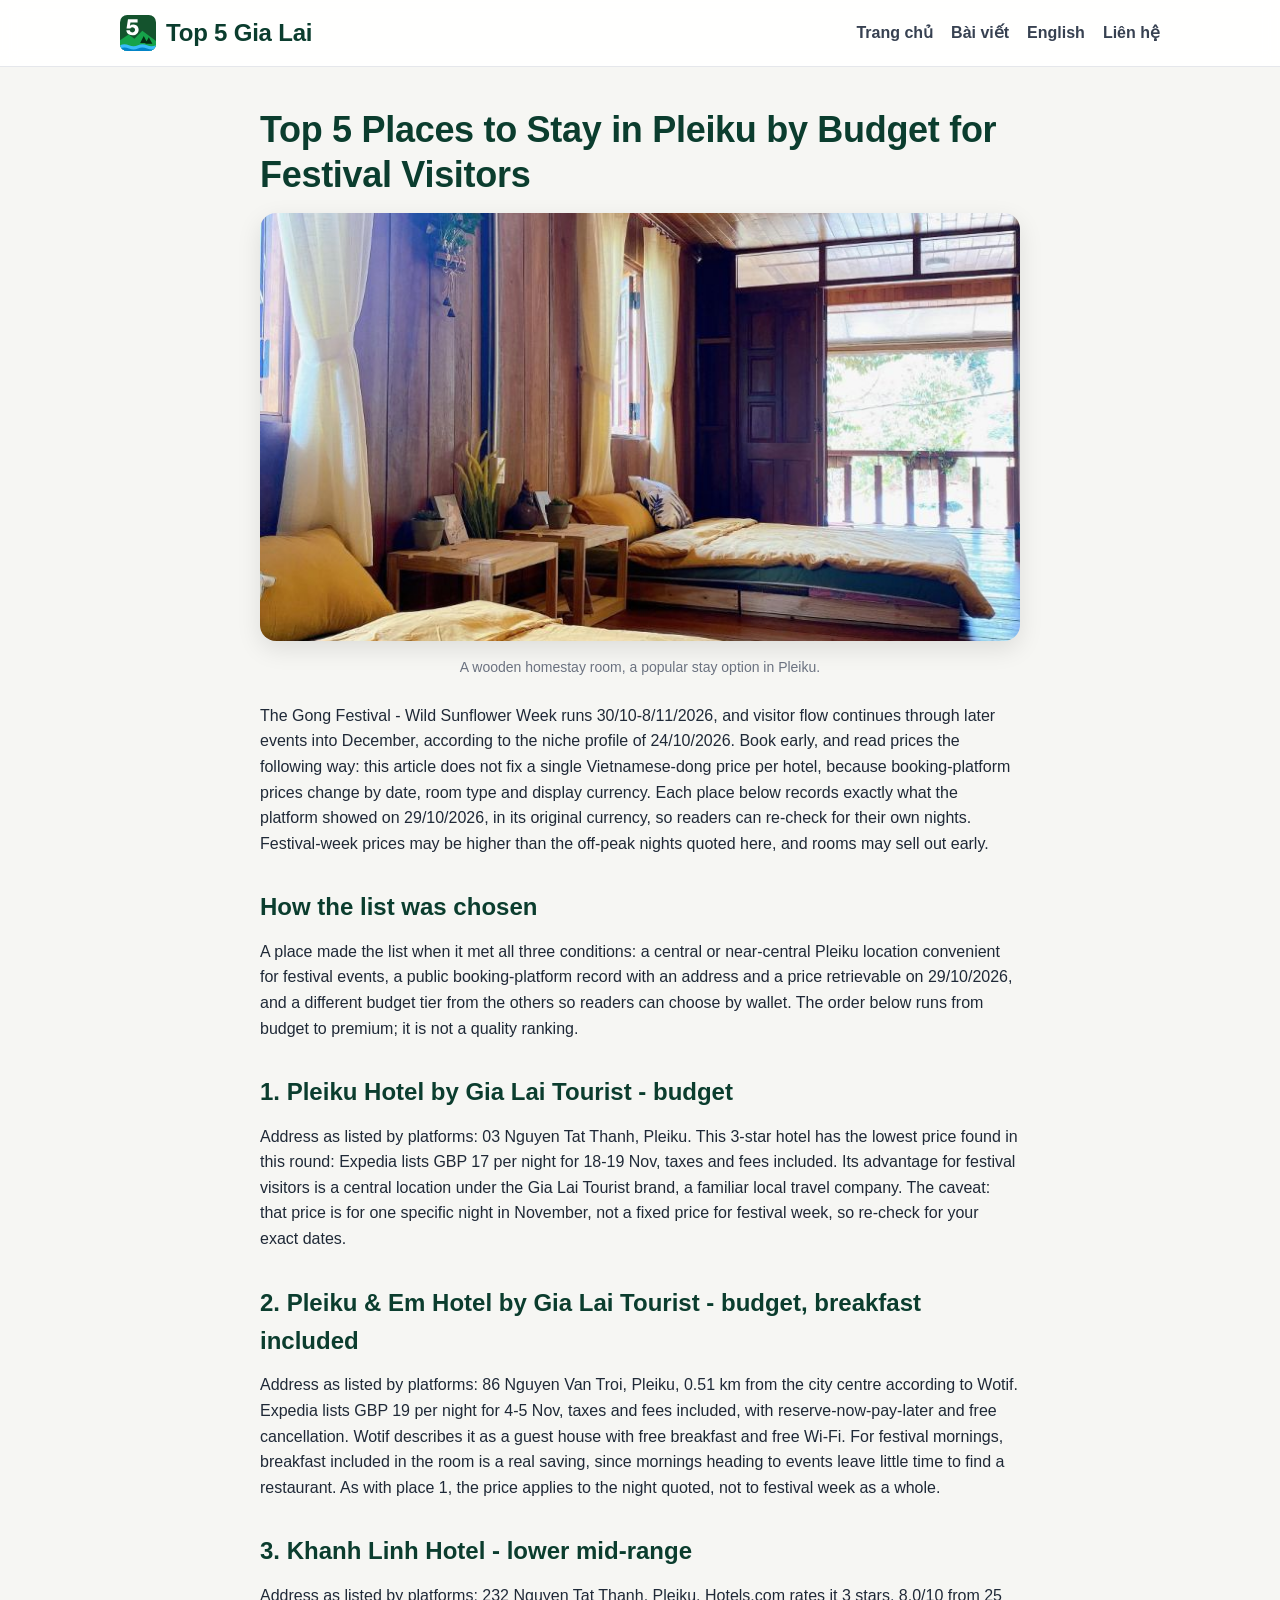
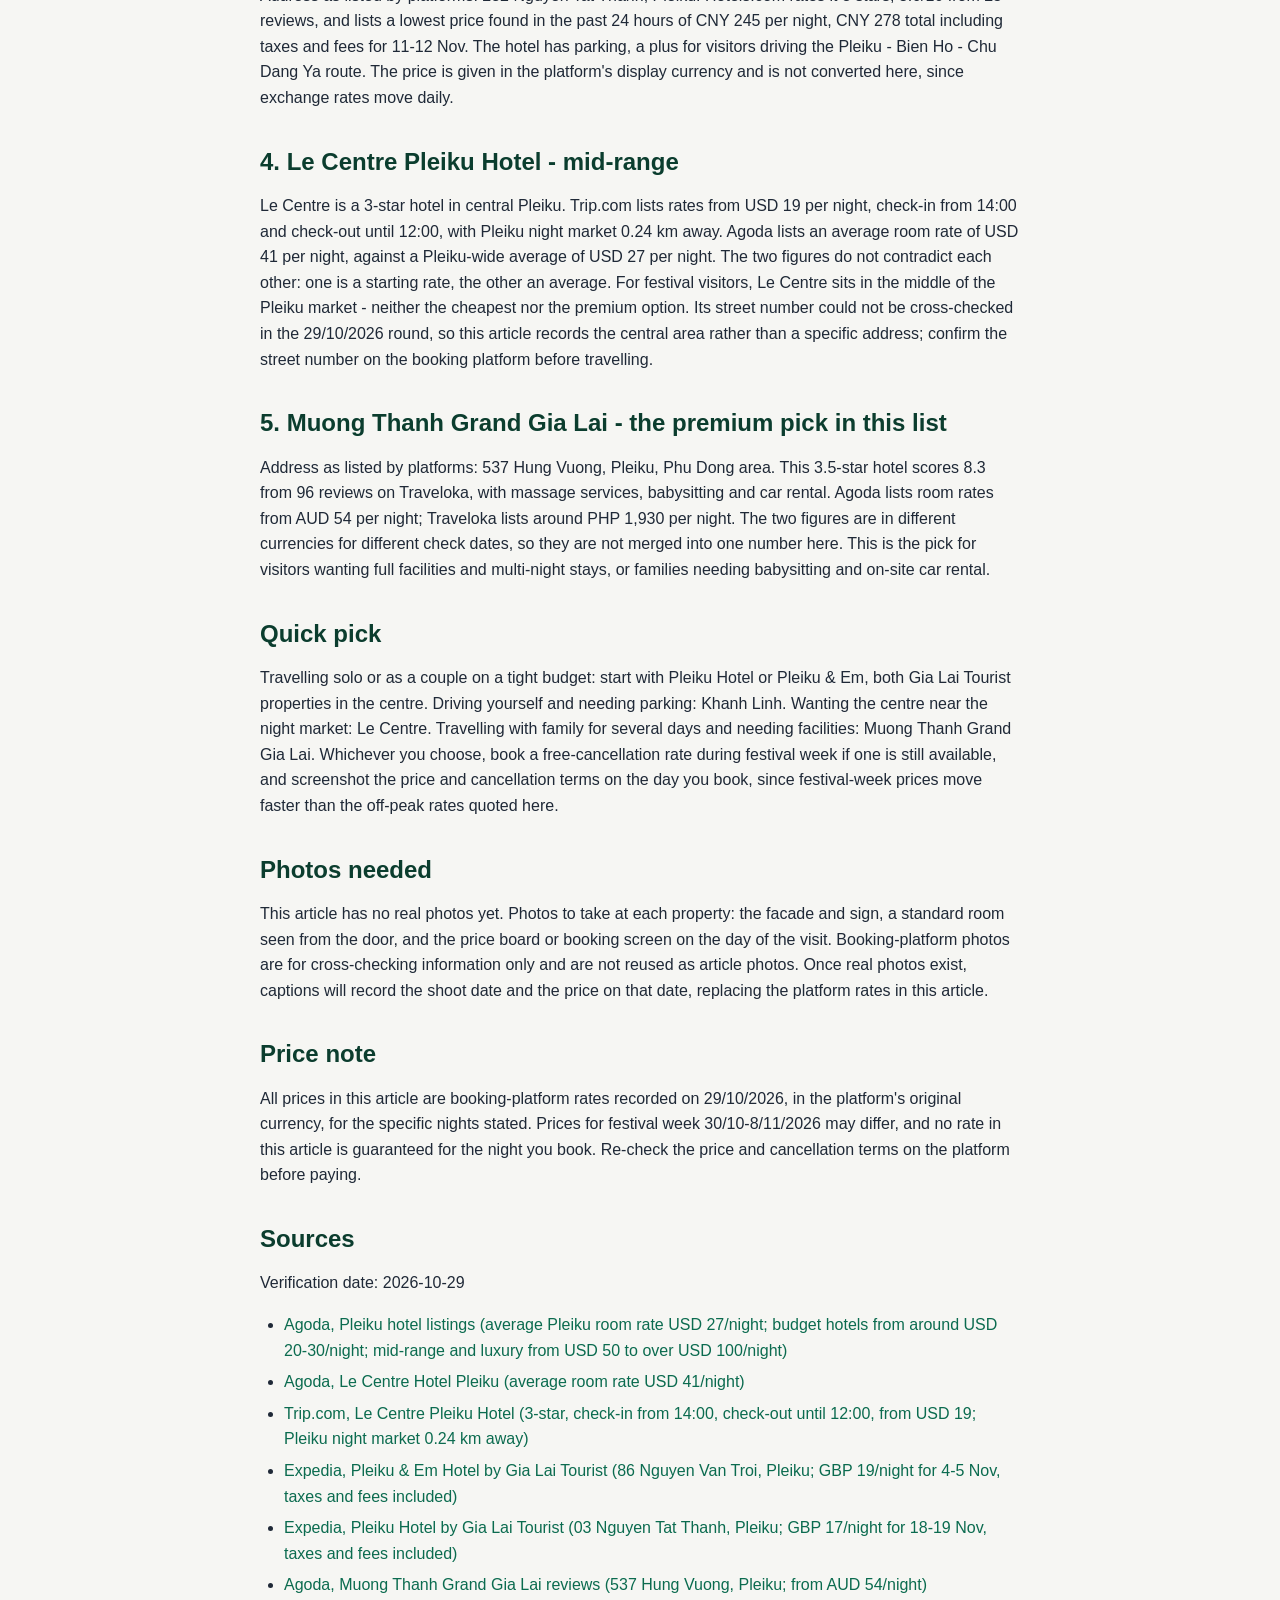
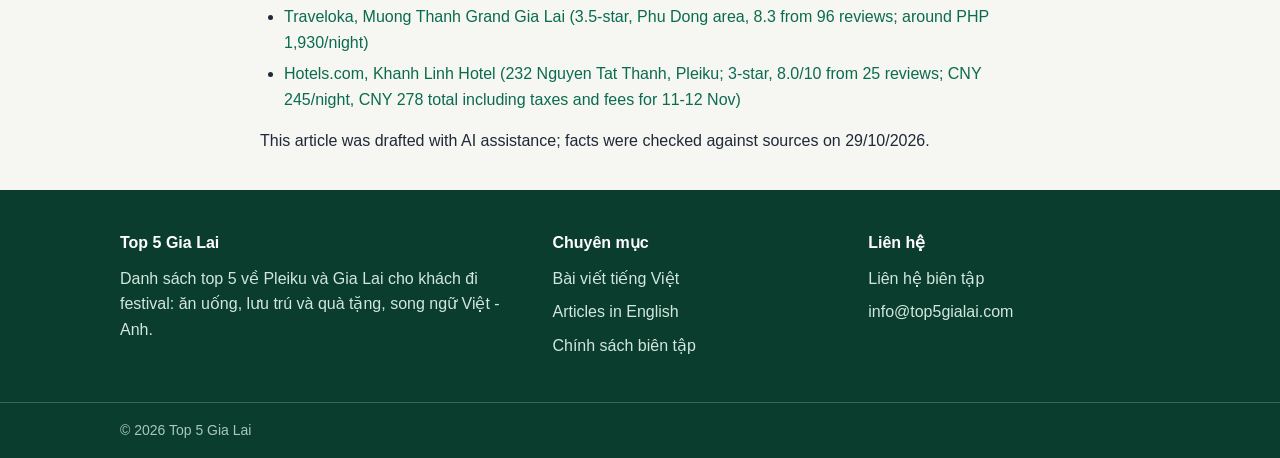
<file: bai-viet/top-5-places-to-stay-pleiku-by-budget-en.html>
<!DOCTYPE html><html lang="en"><head><meta http-equiv="Content-Security-Policy" content="default-src 'self'; img-src 'self' data: https://static.cloudflareinsights.com; script-src-elem 'self' https://static.cloudflareinsights.com https://www.googletagmanager.com 'sha256-UXmooJPguoqOtVRpI6l/FpOUixE/SNHxZro4If8JUB8=' 'sha256-Fy3p0qXgxsCeh59UKZ5259oJk9CBX78bIwkifo+Gm1g='; style-src-elem 'self'; connect-src 'self' https://static.cloudflareinsights.com https://www.google-analytics.com https://region1.google-analytics.com https://www.googletagmanager.com;"><meta charset="utf-8"><title>Top 5 Places to Stay in Pleiku by Budget for Festival Visitors</title><meta name="description" content="The Gong Festival - Wild Sunflower Week runs 30/10-8/11/2026, and visitor flow continues through later events into December, according to the niche profile..."><meta name="viewport" content="width=device-width,initial-scale=1"><link rel="canonical" href="https://top5gialai.com/bai-viet/top-5-places-to-stay-pleiku-by-budget-en.html"><meta property="og:title" content="Top 5 Places to Stay in Pleiku by Budget for Festival Visitors"><meta property="og:image" content="https://top5gialai.com/images/homestay.jpg"><meta property="og:description" content="The Gong Festival - Wild Sunflower Week runs 30/10-8/11/2026, and visitor flow continues through later events into December, according to the niche profile..."><script type="application/ld+json">{"@context":"https://schema.org","@type":"Article","headline":"Top 5 Places to Stay in Pleiku by Budget for Festival Visitors"}</script><script type="module" crossorigin="" src="/assets/index-7Z1wh7cP.js"></script><link rel="stylesheet" crossorigin="" href="/assets/home-v2.css"><!-- Google tag (gtag.js) -->
<script async src="https://www.googletagmanager.com/gtag/js?id=G-HRZZ1B5LQT"></script>
<script>
  window.dataLayer = window.dataLayer || [];
  function gtag(){dataLayer.push(arguments);}
  gtag('js', new Date());
  gtag('config', 'G-HRZZ1B5LQT');
</script>
<link rel="icon" type="image/svg+xml" href="/favicon.svg"></head><body><header class="site"><div class="wrap"><div class="brand"><img src="/images/logo-v2.svg" alt="" width="36" height="36"><span>Top 5 Gia Lai</span></div><nav class="main"><a href="/">Trang chủ</a><a href="/#bai-viet">Bài viết</a><a href="/#english">English</a><a href="/lien-he.html">Liên hệ</a></nav></div></header><main><div class="wrap"><article class="content"><h1>Top 5 Places to Stay in Pleiku by Budget for Festival Visitors</h1><figure class="lead"><img src="/images/homestay.jpg" alt="Wooden homestay room in Pleiku"><figcaption>A wooden homestay room, a popular stay option in Pleiku.</figcaption></figure>
<p>The Gong Festival - Wild Sunflower Week runs 30/10-8/11/2026, and visitor flow continues through later events into December, according to the niche profile of 24/10/2026. Book early, and read prices the following way: this article does not fix a single Vietnamese-dong price per hotel, because booking-platform prices change by date, room type and display currency. Each place below records exactly what the platform showed on 29/10/2026, in its original currency, so readers can re-check for their own nights. Festival-week prices may be higher than the off-peak nights quoted here, and rooms may sell out early.</p>
<h2>How the list was chosen</h2>
<p>A place made the list when it met all three conditions: a central or near-central Pleiku location convenient for festival events, a public booking-platform record with an address and a price retrievable on 29/10/2026, and a different budget tier from the others so readers can choose by wallet. The order below runs from budget to premium; it is not a quality ranking.</p>
<h2>1. Pleiku Hotel by Gia Lai Tourist  - budget</h2>
<p>Address as listed by platforms: 03 Nguyen Tat Thanh, Pleiku. This 3-star hotel has the lowest price found in this round: Expedia lists GBP 17 per night for 18-19 Nov, taxes and fees included. Its advantage for festival visitors is a central location under the Gia Lai Tourist brand, a familiar local travel company. The caveat: that price is for one specific night in November, not a fixed price for festival week, so re-check for your exact dates.</p>
<h2>2. Pleiku &amp; Em Hotel by Gia Lai Tourist  - budget, breakfast included</h2>
<p>Address as listed by platforms: 86 Nguyen Van Troi, Pleiku, 0.51 km from the city centre according to Wotif. Expedia lists GBP 19 per night for 4-5 Nov, taxes and fees included, with reserve-now-pay-later and free cancellation. Wotif describes it as a guest house with free breakfast and free Wi-Fi. For festival mornings, breakfast included in the room is a real saving, since mornings heading to events leave little time to find a restaurant. As with place 1, the price applies to the night quoted, not to festival week as a whole.</p>
<h2>3. Khanh Linh Hotel  - lower mid-range</h2>
<p>Address as listed by platforms: 232 Nguyen Tat Thanh, Pleiku. Hotels.com rates it 3 stars, 8.0/10 from 25 reviews, and lists a lowest price found in the past 24 hours of CNY 245 per night, CNY 278 total including taxes and fees for 11-12 Nov. The hotel has parking, a plus for visitors driving the Pleiku - Bien Ho - Chu Dang Ya route. The price is given in the platform's display currency and is not converted here, since exchange rates move daily.</p>
<h2>4. Le Centre Pleiku Hotel  - mid-range</h2>
<p>Le Centre is a 3-star hotel in central Pleiku. Trip.com lists rates from USD 19 per night, check-in from 14:00 and check-out until 12:00, with Pleiku night market 0.24 km away. Agoda lists an average room rate of USD 41 per night, against a Pleiku-wide average of USD 27 per night. The two figures do not contradict each other: one is a starting rate, the other an average. For festival visitors, Le Centre sits in the middle of the Pleiku market  - neither the cheapest nor the premium option. Its street number could not be cross-checked in the 29/10/2026 round, so this article records the central area rather than a specific address; confirm the street number on the booking platform before travelling.</p>
<h2>5. Muong Thanh Grand Gia Lai  - the premium pick in this list</h2>
<p>Address as listed by platforms: 537 Hung Vuong, Pleiku, Phu Dong area. This 3.5-star hotel scores 8.3 from 96 reviews on Traveloka, with massage services, babysitting and car rental. Agoda lists room rates from AUD 54 per night; Traveloka lists around PHP 1,930 per night. The two figures are in different currencies for different check dates, so they are not merged into one number here. This is the pick for visitors wanting full facilities and multi-night stays, or families needing babysitting and on-site car rental.</p>
<h2>Quick pick</h2>
<p>Travelling solo or as a couple on a tight budget: start with Pleiku Hotel or Pleiku &amp; Em, both Gia Lai Tourist properties in the centre. Driving yourself and needing parking: Khanh Linh. Wanting the centre near the night market: Le Centre. Travelling with family for several days and needing facilities: Muong Thanh Grand Gia Lai. Whichever you choose, book a free-cancellation rate during festival week if one is still available, and screenshot the price and cancellation terms on the day you book, since festival-week prices move faster than the off-peak rates quoted here.</p>
<h2>Photos needed</h2>
<p>This article has no real photos yet. Photos to take at each property: the facade and sign, a standard room seen from the door, and the price board or booking screen on the day of the visit. Booking-platform photos are for cross-checking information only and are not reused as article photos. Once real photos exist, captions will record the shoot date and the price on that date, replacing the platform rates in this article.</p>
<h2>Price note</h2>
<p>All prices in this article are booking-platform rates recorded on 29/10/2026, in the platform's original currency, for the specific nights stated. Prices for festival week 30/10-8/11/2026 may differ, and no rate in this article is guaranteed for the night you book. Re-check the price and cancellation terms on the platform before paying.</p>
<h2>Sources</h2>
<p>Verification date: 2026-10-29</p>
<ul><li><a href="https://www.agoda.com/en-au/ct-house/hotel/pleiku-gia-lai-vn.html">Agoda, Pleiku hotel listings (average Pleiku room rate USD 27/night; budget hotels from around USD 20-30/night; mid-range and luxury from USD 50 to over USD 100/night)</a></li><li><a href="https://www.agoda.com/en-sg/le-centre-hotel/hotel/pleiku-gia-lai-vn.html">Agoda, Le Centre Hotel Pleiku (average room rate USD 41/night)</a></li><li><a href="https://us.trip.com/hotels/ptay-son-hotel-detail-43096429/zhong-yang-jiu-dian/">Trip.com, Le Centre Pleiku Hotel (3-star, check-in from 14:00, check-out until 12:00, from USD 19; Pleiku night market 0.24 km away)</a></li><li><a href="https://www.expedia.co.uk/Pleiku.d2920.Holidays-City-Breaks">Expedia, Pleiku &amp; Em Hotel by Gia Lai Tourist (86 Nguyen Van Troi, Pleiku; GBP 19/night for 4-5 Nov, taxes and fees included)</a></li><li><a href="https://www.expedia.co.uk/Pleiku.d2920.Holidays-City-Breaks">Expedia, Pleiku Hotel by Gia Lai Tourist (03 Nguyen Tat Thanh, Pleiku; GBP 17/night for 18-19 Nov, taxes and fees included)</a></li><li><a href="https://www.agoda.com/en-au/hagl-hotel-gia-lai/reviews/pleiku-gia-lai-vn.html">Agoda, Muong Thanh Grand Gia Lai reviews (537 Hung Vuong, Pleiku; from AUD 54/night)</a></li><li><a href="https://www.traveloka.com/en-ph/hotel/vietnam/city/pleiku-city-10011467/3">Traveloka, Muong Thanh Grand Gia Lai (3.5-star, Phu Dong area, 8.3 from 96 reviews; around PHP 1,930/night)</a></li><li><a href="https://www.hotels.cn/en/de1641978-am16384/parking-available-hotels-pleiku-vietnam/">Hotels.com, Khanh Linh Hotel (232 Nguyen Tat Thanh, Pleiku; 3-star, 8.0/10 from 25 reviews; CNY 245/night, CNY 278 total including taxes and fees for 11-12 Nov)</a></li></ul>
<p>This article was drafted with AI assistance; facts were checked against sources on 29/10/2026.</p>
</article></div></main><footer class="site"><div class="wrap"><div><h4>Top 5 Gia Lai</h4><p>Danh sách top 5 về Pleiku và Gia Lai cho khách đi festival: ăn uống, lưu trú và quà tặng, song ngữ Việt - Anh.</p></div><div><h4>Chuyên mục</h4><ul><li><a href="#bai-viet">Bài viết tiếng Việt</a></li><li><a href="/#english">Articles in English</a></li><li><a href="/chinh-sach-bien-tap.html">Chính sách biên tập</a></li></ul></div><div><h4>Liên hệ</h4><ul><li><a href="/lien-he.html">Liên hệ biên tập</a></li><li><a href="mailto:info@top5gialai.com">info@top5gialai.com</a></li></ul></div></div><div class="base"><div class="wrap">© 2026 Top 5 Gia Lai</div></div></footer><script defer src="https://static.cloudflareinsights.com/beacon.min.js" data-cf-beacon='{"token": "f474a5814be14bfebde45ad0e4297046"}'></script></body></html>
</file>
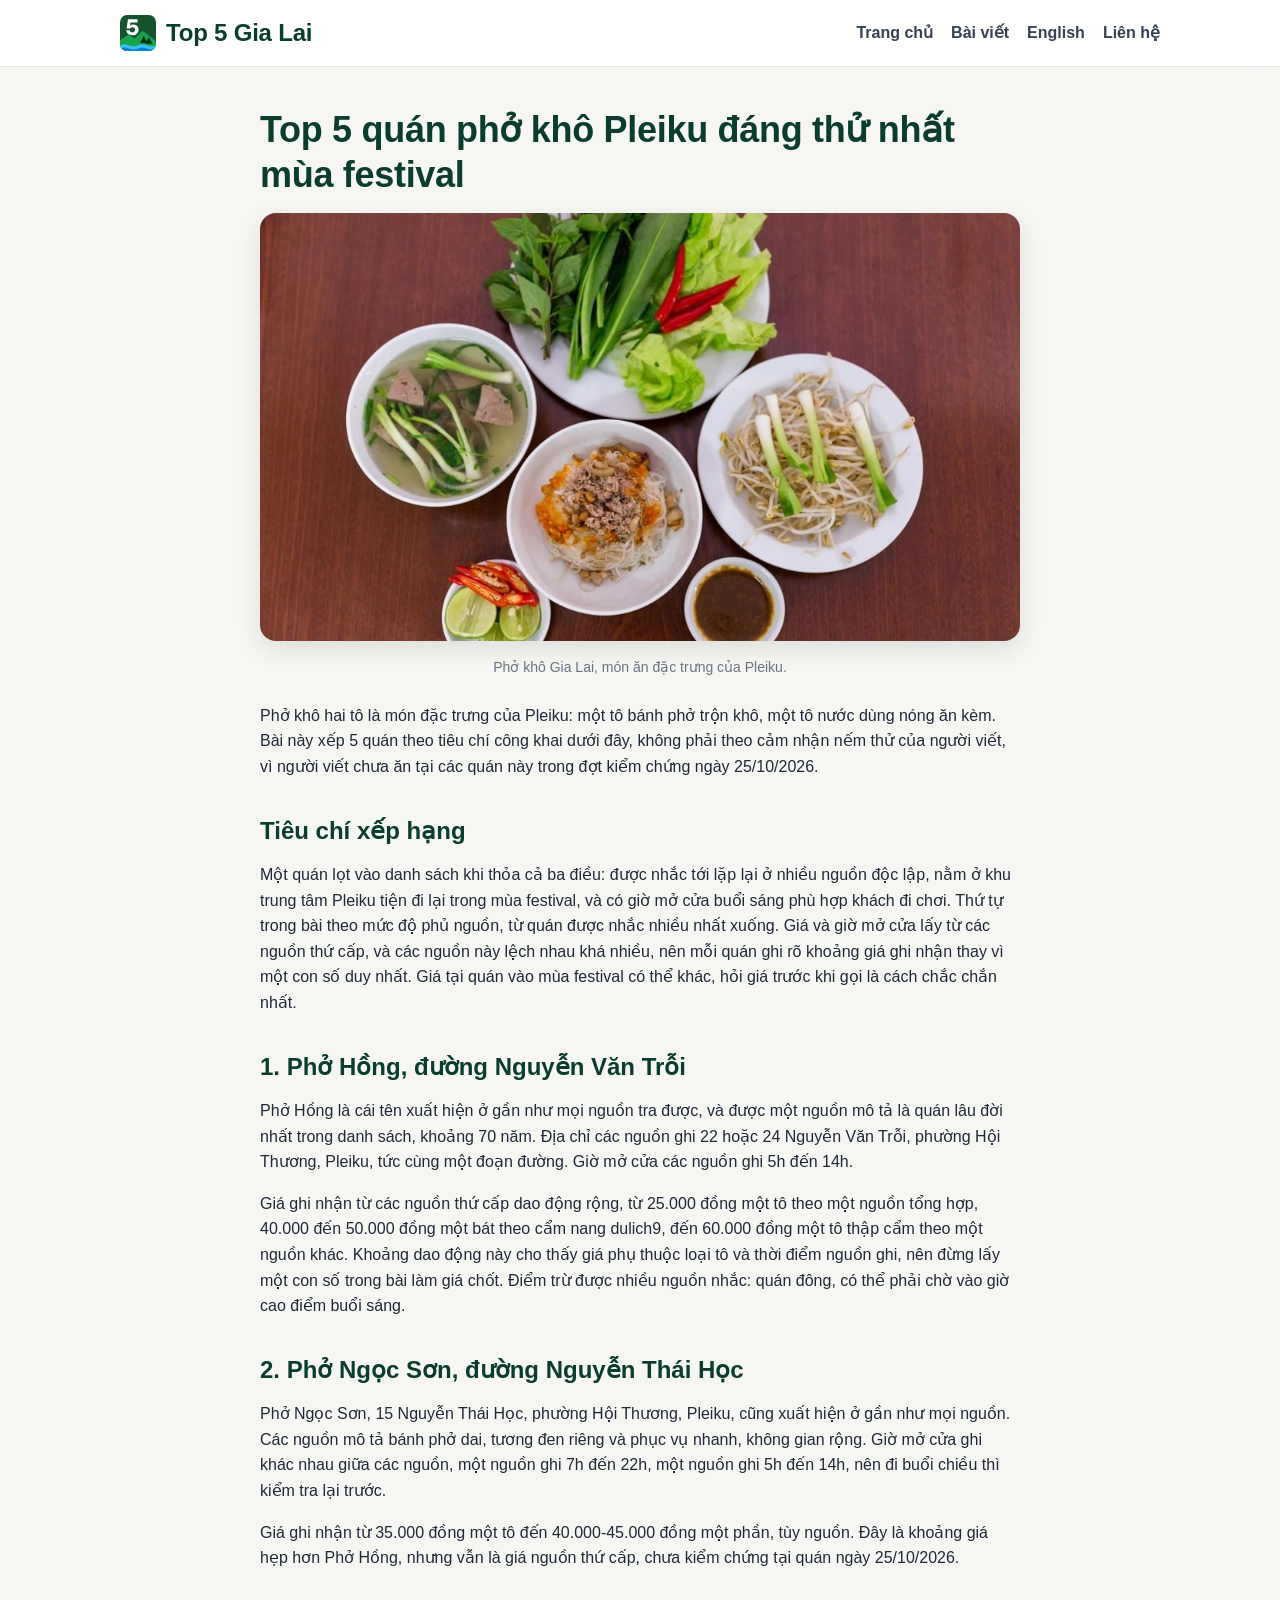
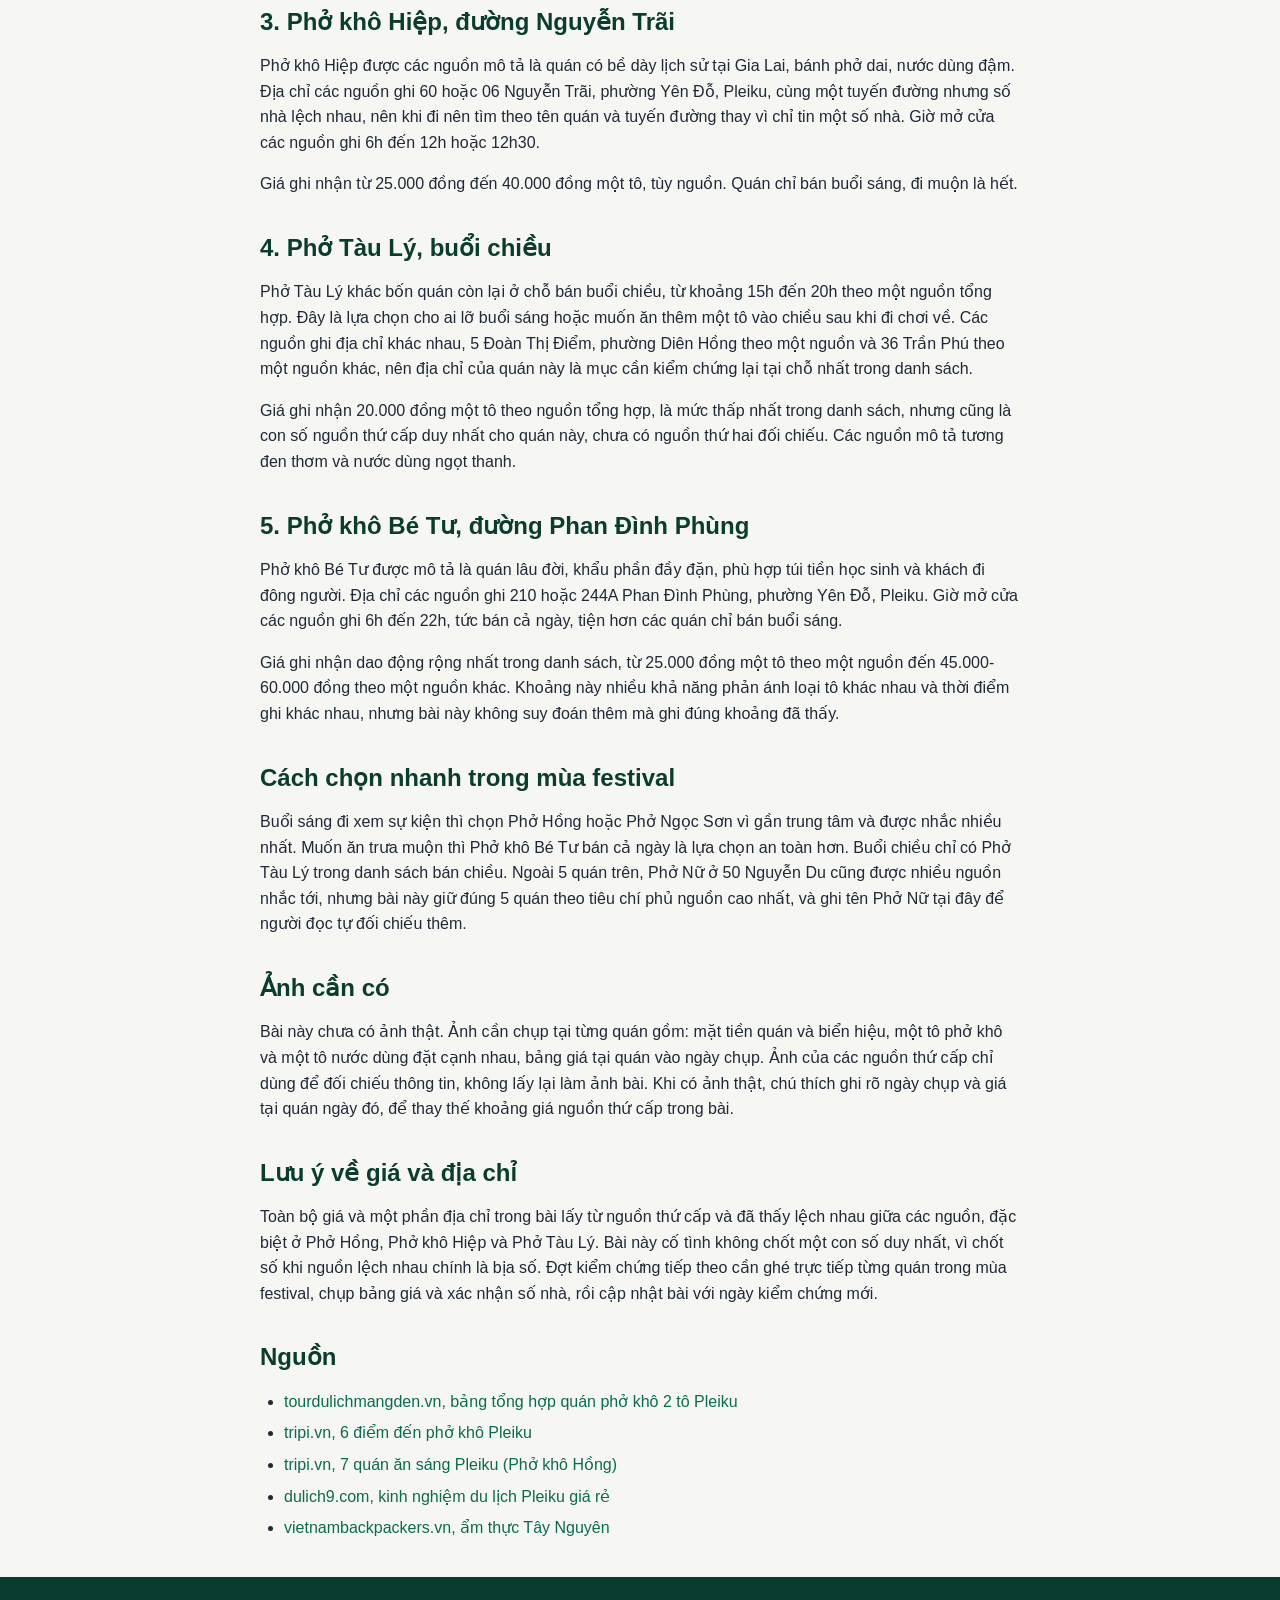
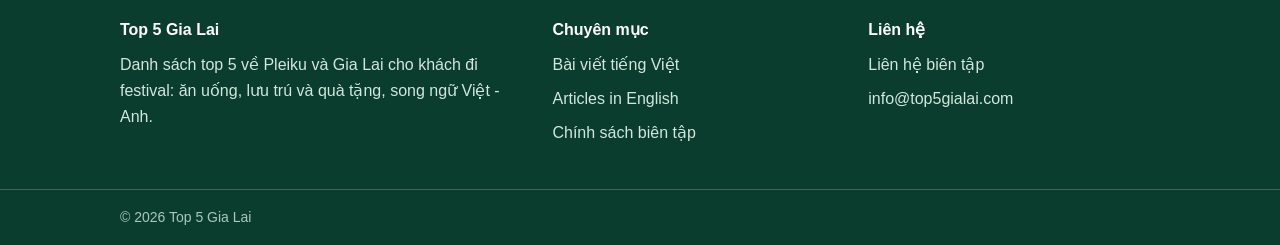
<file: bai-viet/top-5-quan-pho-kho-pleiku.html>
<!DOCTYPE html><html lang="vi"><head><meta http-equiv="Content-Security-Policy" content="default-src 'self'; img-src 'self' data: https://static.cloudflareinsights.com; script-src-elem 'self' https://static.cloudflareinsights.com https://www.googletagmanager.com 'sha256-UXmooJPguoqOtVRpI6l/FpOUixE/SNHxZro4If8JUB8=' 'sha256-Fy3p0qXgxsCeh59UKZ5259oJk9CBX78bIwkifo+Gm1g='; style-src-elem 'self'; connect-src 'self' https://static.cloudflareinsights.com https://www.google-analytics.com https://region1.google-analytics.com https://www.googletagmanager.com;"><meta charset="utf-8"><title>Top 5 quán phở khô Pleiku đáng thử nhất mùa festival</title><meta name="description" content="Phở khô hai tô là món đặc trưng của Pleiku: một tô bánh phở trộn khô, một tô nước dùng nóng ăn kèm. Bài này xếp 5 quán theo tiêu chí công khai dưới đây,..."><meta name="viewport" content="width=device-width,initial-scale=1"><link rel="canonical" href="https://top5gialai.com/bai-viet/top-5-quan-pho-kho-pleiku.html"><meta property="og:title" content="Top 5 quán phở khô Pleiku đáng thử nhất mùa festival"><meta property="og:image" content="https://top5gialai.com/images/pho-kho.jpg"><meta property="og:description" content="Phở khô hai tô là món đặc trưng của Pleiku: một tô bánh phở trộn khô, một tô nước dùng nóng ăn kèm. Bài này xếp 5 quán theo tiêu chí công khai dưới đây,..."><script type="application/ld+json">{"@context":"https://schema.org","@type":"Article","headline":"Top 5 quán phở khô Pleiku đáng thử nhất mùa festival"}</script><script type="module" crossorigin="" src="/assets/index-7Z1wh7cP.js"></script><link rel="stylesheet" crossorigin="" href="/assets/home-v2.css"><!-- Google tag (gtag.js) -->
<script async src="https://www.googletagmanager.com/gtag/js?id=G-HRZZ1B5LQT"></script>
<script>
  window.dataLayer = window.dataLayer || [];
  function gtag(){dataLayer.push(arguments);}
  gtag('js', new Date());
  gtag('config', 'G-HRZZ1B5LQT');
</script>
<link rel="icon" type="image/svg+xml" href="/favicon.svg"></head><body><header class="site"><div class="wrap"><div class="brand"><img src="/images/logo-v2.svg" alt="" width="36" height="36"><span>Top 5 Gia Lai</span></div><nav class="main"><a href="/">Trang chủ</a><a href="/#bai-viet">Bài viết</a><a href="/#english">English</a><a href="/lien-he.html">Liên hệ</a></nav></div></header><main><div class="wrap"><article class="content"><h1>Top 5 quán phở khô Pleiku đáng thử nhất mùa festival</h1><figure class="lead"><img src="/images/pho-kho.jpg" alt="Tô phở khô Gia Lai"><figcaption>Phở khô Gia Lai, món ăn đặc trưng của Pleiku.</figcaption></figure>
<p>Phở khô hai tô là món đặc trưng của Pleiku: một tô bánh phở trộn khô, một tô nước dùng nóng ăn kèm. Bài này xếp 5 quán theo tiêu chí công khai dưới đây, không phải theo cảm nhận nếm thử của người viết, vì người viết chưa ăn tại các quán này trong đợt kiểm chứng ngày 25/10/2026.</p>
<h2>Tiêu chí xếp hạng</h2>
<p>Một quán lọt vào danh sách khi thỏa cả ba điều: được nhắc tới lặp lại ở nhiều nguồn độc lập, nằm ở khu trung tâm Pleiku tiện đi lại trong mùa festival, và có giờ mở cửa buổi sáng phù hợp khách đi chơi. Thứ tự trong bài theo mức độ phủ nguồn, từ quán được nhắc nhiều nhất xuống. Giá và giờ mở cửa lấy từ các nguồn thứ cấp, và các nguồn này lệch nhau khá nhiều, nên mỗi quán ghi rõ khoảng giá ghi nhận thay vì một con số duy nhất. Giá tại quán vào mùa festival có thể khác, hỏi giá trước khi gọi là cách chắc chắn nhất.</p>
<h2>1. Phở Hồng, đường Nguyễn Văn Trỗi</h2>
<p>Phở Hồng là cái tên xuất hiện ở gần như mọi nguồn tra được, và được một nguồn mô tả là quán lâu đời nhất trong danh sách, khoảng 70 năm. Địa chỉ các nguồn ghi 22 hoặc 24 Nguyễn Văn Trỗi, phường Hội Thương, Pleiku, tức cùng một đoạn đường. Giờ mở cửa các nguồn ghi 5h đến 14h.</p>
<p>Giá ghi nhận từ các nguồn thứ cấp dao động rộng, từ 25.000 đồng một tô theo một nguồn tổng hợp, 40.000 đến 50.000 đồng một bát theo cẩm nang dulich9, đến 60.000 đồng một tô thập cẩm theo một nguồn khác. Khoảng dao động này cho thấy giá phụ thuộc loại tô và thời điểm nguồn ghi, nên đừng lấy một con số trong bài làm giá chốt. Điểm trừ được nhiều nguồn nhắc: quán đông, có thể phải chờ vào giờ cao điểm buổi sáng.</p>
<h2>2. Phở Ngọc Sơn, đường Nguyễn Thái Học</h2>
<p>Phở Ngọc Sơn, 15 Nguyễn Thái Học, phường Hội Thương, Pleiku, cũng xuất hiện ở gần như mọi nguồn. Các nguồn mô tả bánh phở dai, tương đen riêng và phục vụ nhanh, không gian rộng. Giờ mở cửa ghi khác nhau giữa các nguồn, một nguồn ghi 7h đến 22h, một nguồn ghi 5h đến 14h, nên đi buổi chiều thì kiểm tra lại trước.</p>
<p>Giá ghi nhận từ 35.000 đồng một tô đến 40.000-45.000 đồng một phần, tùy nguồn. Đây là khoảng giá hẹp hơn Phở Hồng, nhưng vẫn là giá nguồn thứ cấp, chưa kiểm chứng tại quán ngày 25/10/2026.</p>
<h2>3. Phở khô Hiệp, đường Nguyễn Trãi</h2>
<p>Phở khô Hiệp được các nguồn mô tả là quán có bề dày lịch sử tại Gia Lai, bánh phở dai, nước dùng đậm. Địa chỉ các nguồn ghi 60 hoặc 06 Nguyễn Trãi, phường Yên Đỗ, Pleiku, cùng một tuyến đường nhưng số nhà lệch nhau, nên khi đi nên tìm theo tên quán và tuyến đường thay vì chỉ tin một số nhà. Giờ mở cửa các nguồn ghi 6h đến 12h hoặc 12h30.</p>
<p>Giá ghi nhận từ 25.000 đồng đến 40.000 đồng một tô, tùy nguồn. Quán chỉ bán buổi sáng, đi muộn là hết.</p>
<h2>4. Phở Tàu Lý, buổi chiều</h2>
<p>Phở Tàu Lý khác bốn quán còn lại ở chỗ bán buổi chiều, từ khoảng 15h đến 20h theo một nguồn tổng hợp. Đây là lựa chọn cho ai lỡ buổi sáng hoặc muốn ăn thêm một tô vào chiều sau khi đi chơi về. Các nguồn ghi địa chỉ khác nhau, 5 Đoàn Thị Điểm, phường Diên Hồng theo một nguồn và 36 Trần Phú theo một nguồn khác, nên địa chỉ của quán này là mục cần kiểm chứng lại tại chỗ nhất trong danh sách.</p>
<p>Giá ghi nhận 20.000 đồng một tô theo nguồn tổng hợp, là mức thấp nhất trong danh sách, nhưng cũng là con số nguồn thứ cấp duy nhất cho quán này, chưa có nguồn thứ hai đối chiếu. Các nguồn mô tả tương đen thơm và nước dùng ngọt thanh.</p>
<h2>5. Phở khô Bé Tư, đường Phan Đình Phùng</h2>
<p>Phở khô Bé Tư được mô tả là quán lâu đời, khẩu phần đầy đặn, phù hợp túi tiền học sinh và khách đi đông người. Địa chỉ các nguồn ghi 210 hoặc 244A Phan Đình Phùng, phường Yên Đỗ, Pleiku. Giờ mở cửa các nguồn ghi 6h đến 22h, tức bán cả ngày, tiện hơn các quán chỉ bán buổi sáng.</p>
<p>Giá ghi nhận dao động rộng nhất trong danh sách, từ 25.000 đồng một tô theo một nguồn đến 45.000-60.000 đồng theo một nguồn khác. Khoảng này nhiều khả năng phản ánh loại tô khác nhau và thời điểm ghi khác nhau, nhưng bài này không suy đoán thêm mà ghi đúng khoảng đã thấy.</p>
<h2>Cách chọn nhanh trong mùa festival</h2>
<p>Buổi sáng đi xem sự kiện thì chọn Phở Hồng hoặc Phở Ngọc Sơn vì gần trung tâm và được nhắc nhiều nhất. Muốn ăn trưa muộn thì Phở khô Bé Tư bán cả ngày là lựa chọn an toàn hơn. Buổi chiều chỉ có Phở Tàu Lý trong danh sách bán chiều. Ngoài 5 quán trên, Phở Nữ ở 50 Nguyễn Du cũng được nhiều nguồn nhắc tới, nhưng bài này giữ đúng 5 quán theo tiêu chí phủ nguồn cao nhất, và ghi tên Phở Nữ tại đây để người đọc tự đối chiếu thêm.</p>
<h2>Ảnh cần có</h2>
<p>Bài này chưa có ảnh thật. Ảnh cần chụp tại từng quán gồm: mặt tiền quán và biển hiệu, một tô phở khô và một tô nước dùng đặt cạnh nhau, bảng giá tại quán vào ngày chụp. Ảnh của các nguồn thứ cấp chỉ dùng để đối chiếu thông tin, không lấy lại làm ảnh bài. Khi có ảnh thật, chú thích ghi rõ ngày chụp và giá tại quán ngày đó, để thay thế khoảng giá nguồn thứ cấp trong bài.</p>
<h2>Lưu ý về giá và địa chỉ</h2>
<p>Toàn bộ giá và một phần địa chỉ trong bài lấy từ nguồn thứ cấp và đã thấy lệch nhau giữa các nguồn, đặc biệt ở Phở Hồng, Phở khô Hiệp và Phở Tàu Lý. Bài này cố tình không chốt một con số duy nhất, vì chốt số khi nguồn lệch nhau chính là bịa số. Đợt kiểm chứng tiếp theo cần ghé trực tiếp từng quán trong mùa festival, chụp bảng giá và xác nhận số nhà, rồi cập nhật bài với ngày kiểm chứng mới.</p>
<h2>Nguồn</h2>

<ul><li><a href="https://tourdulichmangden.vn/dac-san-pleiku-quan-pho-kho-2-to-chuan-vi-hap-dan-du-khach">tourdulichmangden.vn, bảng tổng hợp quán phở khô 2 tô Pleiku</a></li><li><a href="https://tripi.vn/blog/vi/am-thuc/6-diem-den-pho-kho-pleiku-hut-khach-nhut-huong-vi-dam-da-kho-quen-tripi">tripi.vn, 6 điểm đến phở khô Pleiku</a></li><li><a href="https://tripi.vn/blog/vi/xep-hang/kham-pha-7-quan-an-sang-ngon-nhat-tai-tp-pleiku-gia-lai-tripi">tripi.vn, 7 quán ăn sáng Pleiku (Phở khô Hồng)</a></li><li><a href="https://dulich9.com/kinh-nghiem-du-lich-pleiku-gia-re-lich-trinh-an-uong-v-v.html">dulich9.com, kinh nghiệm du lịch Pleiku giá rẻ</a></li><li><a href="https://vietnambackpackers.vn/blog/am-thuc-tay-nguyen-cac-mon-ngon-phai-thu-va-dia-chi-an-uong-goi-y">vietnambackpackers.vn, ẩm thực Tây Nguyên</a></li></ul>

</article></div></main><footer class="site"><div class="wrap"><div><h4>Top 5 Gia Lai</h4><p>Danh sách top 5 về Pleiku và Gia Lai cho khách đi festival: ăn uống, lưu trú và quà tặng, song ngữ Việt - Anh.</p></div><div><h4>Chuyên mục</h4><ul><li><a href="#bai-viet">Bài viết tiếng Việt</a></li><li><a href="/#english">Articles in English</a></li><li><a href="/chinh-sach-bien-tap.html">Chính sách biên tập</a></li></ul></div><div><h4>Liên hệ</h4><ul><li><a href="/lien-he.html">Liên hệ biên tập</a></li><li><a href="mailto:info@top5gialai.com">info@top5gialai.com</a></li></ul></div></div><div class="base"><div class="wrap">© 2026 Top 5 Gia Lai</div></div></footer><script defer src="https://static.cloudflareinsights.com/beacon.min.js" data-cf-beacon='{"token": "f474a5814be14bfebde45ad0e4297046"}'></script></body></html>
</file>
<file: assets/home-v2.css>
*{box-sizing:border-box}body{margin:0;font-family:-apple-system,"Segoe UI",Roboto,"Helvetica Neue",Arial,sans-serif;color:#1f2937;background:#f6f6f3;line-height:1.6}a{color:#0b6b4f;text-decoration:none}a:hover{text-decoration:underline}.wrap{max-width:1080px;margin:0 auto;padding:0 20px}header.site{position:sticky;top:0;z-index:10;background:rgba(255,255,255,.92);backdrop-filter:blur(8px);border-bottom:1px solid #e5e7eb}header.site .wrap{display:flex;align-items:center;justify-content:space-between;gap:16px;padding-top:14px;padding-bottom:14px}.brand{font-size:24px;font-weight:800;color:#0b3d2e;letter-spacing:-.2px}nav.main a{margin-left:18px;font-weight:600;color:#374151}nav.main a:first-child{margin-left:0}.hero{position:relative;color:#fff}.hero img{width:100%;height:460px;object-fit:cover;display:block}.hero .shade{position:absolute;inset:0;background:linear-gradient(180deg,rgba(0,0,0,.15),rgba(0,0,0,.62))}.hero .text{position:absolute;left:0;right:0;bottom:0}.hero .text .wrap{padding-bottom:36px}.hero h1{font-size:48px;line-height:1.12;margin:0 0 10px;letter-spacing:-.5px}.hero p{font-size:19px;margin:0;max-width:720px;opacity:.95}main{padding:32px 0 8px}section.block{margin-bottom:48px;scroll-margin-top:76px}section.block h2{font-size:26px;font-weight:800;color:#0b3d2e;margin:0 0 4px}section.block .sub{color:#6b7280;margin:0 0 20px;font-size:16px}.grid{display:grid;grid-template-columns:repeat(3,1fr);gap:22px}article.card{border:1px solid #e7e5e0;border-radius:16px;overflow:hidden;background:#fff;box-shadow:0 2px 8px rgba(0,0,0,.05),0 12px 32px rgba(0,0,0,.06);display:flex;flex-direction:column;transition:transform .2s,box-shadow .2s}article.card:hover{transform:translateY(-3px);box-shadow:0 4px 12px rgba(0,0,0,.06),0 16px 40px rgba(0,0,0,.10)}article.card img{width:100%;aspect-ratio:16/10;object-fit:cover;display:block;transition:transform .3s}article.card:hover img{transform:scale(1.03)}article.card .body{padding:18px 20px 20px;display:flex;flex-direction:column;flex:1}article.card .tag{display:inline-block;font-size:11px;font-weight:800;letter-spacing:.6px;text-transform:uppercase;color:#0b6b4f;background:#e6f4ee;border-radius:999px;padding:4px 11px;margin-bottom:12px}article.card h3{font-size:19px;line-height:1.4;margin:0 0 8px}article.card h3 a{color:#111827}article.card p{font-size:15px;color:#4b5563;margin:0 0 14px;flex:1}article.card .more{font-weight:700}footer.site{background:#0b3d2e;color:#d1e7dd;margin-top:12px}footer.site .wrap{display:grid;grid-template-columns:1.4fr 1fr 1fr;gap:24px;padding-top:40px;padding-bottom:36px}footer.site h4{color:#fff;margin:0 0 10px;font-size:16px}footer.site p{margin:0}footer.site ul{list-style:none;margin:0;padding:0}footer.site li{margin-bottom:8px}footer.site a{color:#d1e7dd}footer.site .base{border-top:1px solid rgba(255,255,255,.2)}footer.site .base .wrap{padding-top:16px;padding-bottom:16px;display:block;font-size:14px;color:#a7c8bb}@media(max-width:900px){.grid{grid-template-columns:repeat(2,1fr)}.hero img{height:340px}.hero h1{font-size:34px}footer.site .wrap{grid-template-columns:1fr 1fr}}@media(max-width:600px){.grid{grid-template-columns:1fr}header.site .wrap{flex-direction:column;align-items:flex-start}nav.main a{margin-left:0;margin-right:16px}.hero img{height:280px}.hero h1{font-size:30px}.hero p{font-size:16px}footer.site .wrap{grid-template-columns:1fr}}
.content{max-width:760px;margin:0 auto}
.content h1{font-size:36px;line-height:1.25;color:#0b3d2e;margin:8px 0 16px;letter-spacing:-.3px}
.content h2{font-size:24px;color:#0b3d2e;margin:32px 0 12px}
.content h3{font-size:19px;color:#0b3d2e;margin:24px 0 10px}
.content p{margin:0 0 16px}
.content ul,.content ol{margin:0 0 16px;padding-left:24px}
.content li{margin-bottom:6px}
.content img{max-width:100%;height:auto;border-radius:12px}
.content figure.lead{margin:0 0 24px}
.content figure.lead img{width:100%;aspect-ratio:16/9;object-fit:cover;border-radius:16px;box-shadow:0 8px 24px rgba(0,0,0,.10)}
.content figure.lead figcaption{font-size:14px;color:#6b7280;margin-top:8px;text-align:center}
.content table{width:100%;border-collapse:separate;border-spacing:0;margin:20px 0;font-size:15px;line-height:1.55;border:1px solid #e5e5e0;border-radius:12px}
.content thead th{background:#065F46;color:#fff;font-weight:700;text-align:left;padding:12px 14px}
.content thead th:first-child{border-radius:11px 0 0 0}
.content thead th:last-child{border-radius:0 11px 0 0}
.content tbody td{padding:11px 14px;border-top:1px solid #e5e5e0;vertical-align:top}
.content tbody tr:nth-child(even) td{background:#f6f6f3}
.content tbody tr:last-child td:first-child{border-radius:0 0 0 11px}
.content tbody tr:last-child td:last-child{border-radius:0 0 11px 0}
@media(max-width:640px){.content table{font-size:14px}.content thead th,.content tbody td{padding:9px 10px}}
@media(max-width:640px){.content h1{font-size:28px}.content h2{font-size:21px}}

.brand{display:flex;align-items:center;gap:10px}
.brand img{width:36px;height:36px;display:block}
</file>
